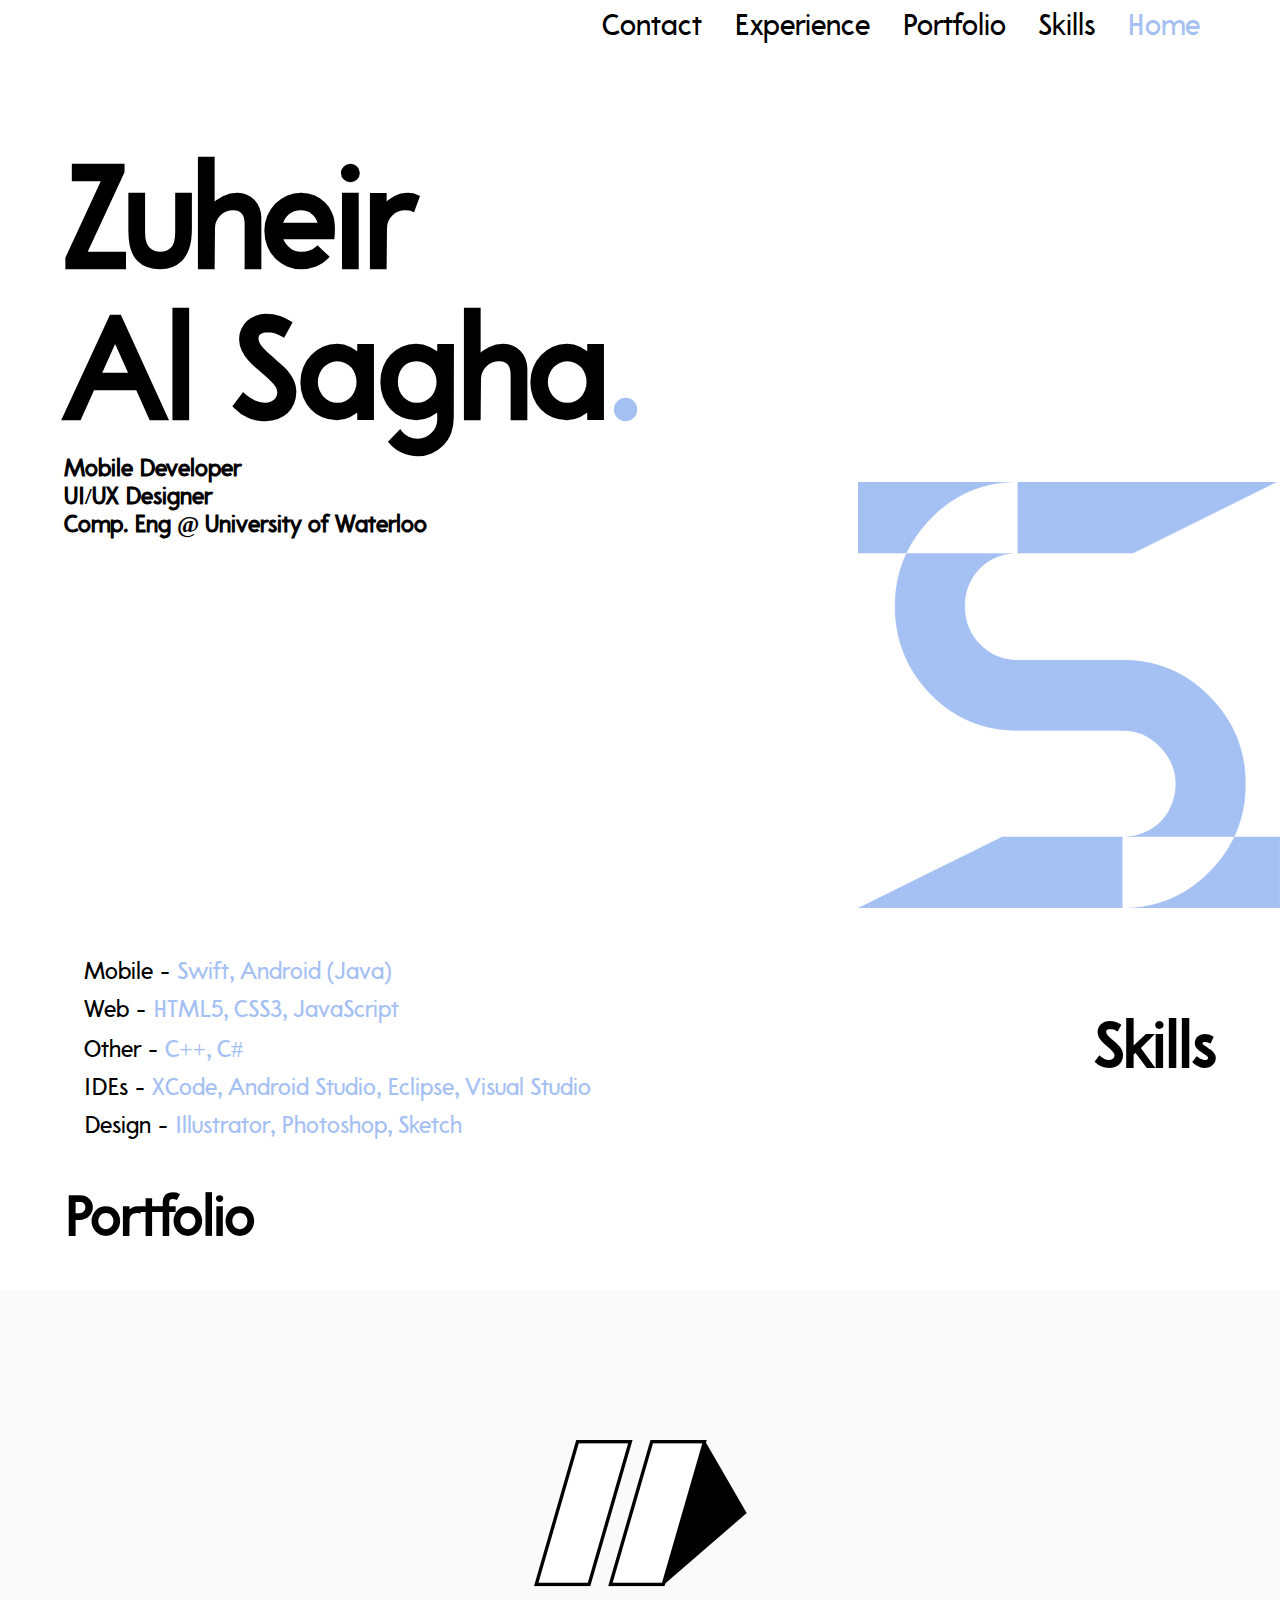
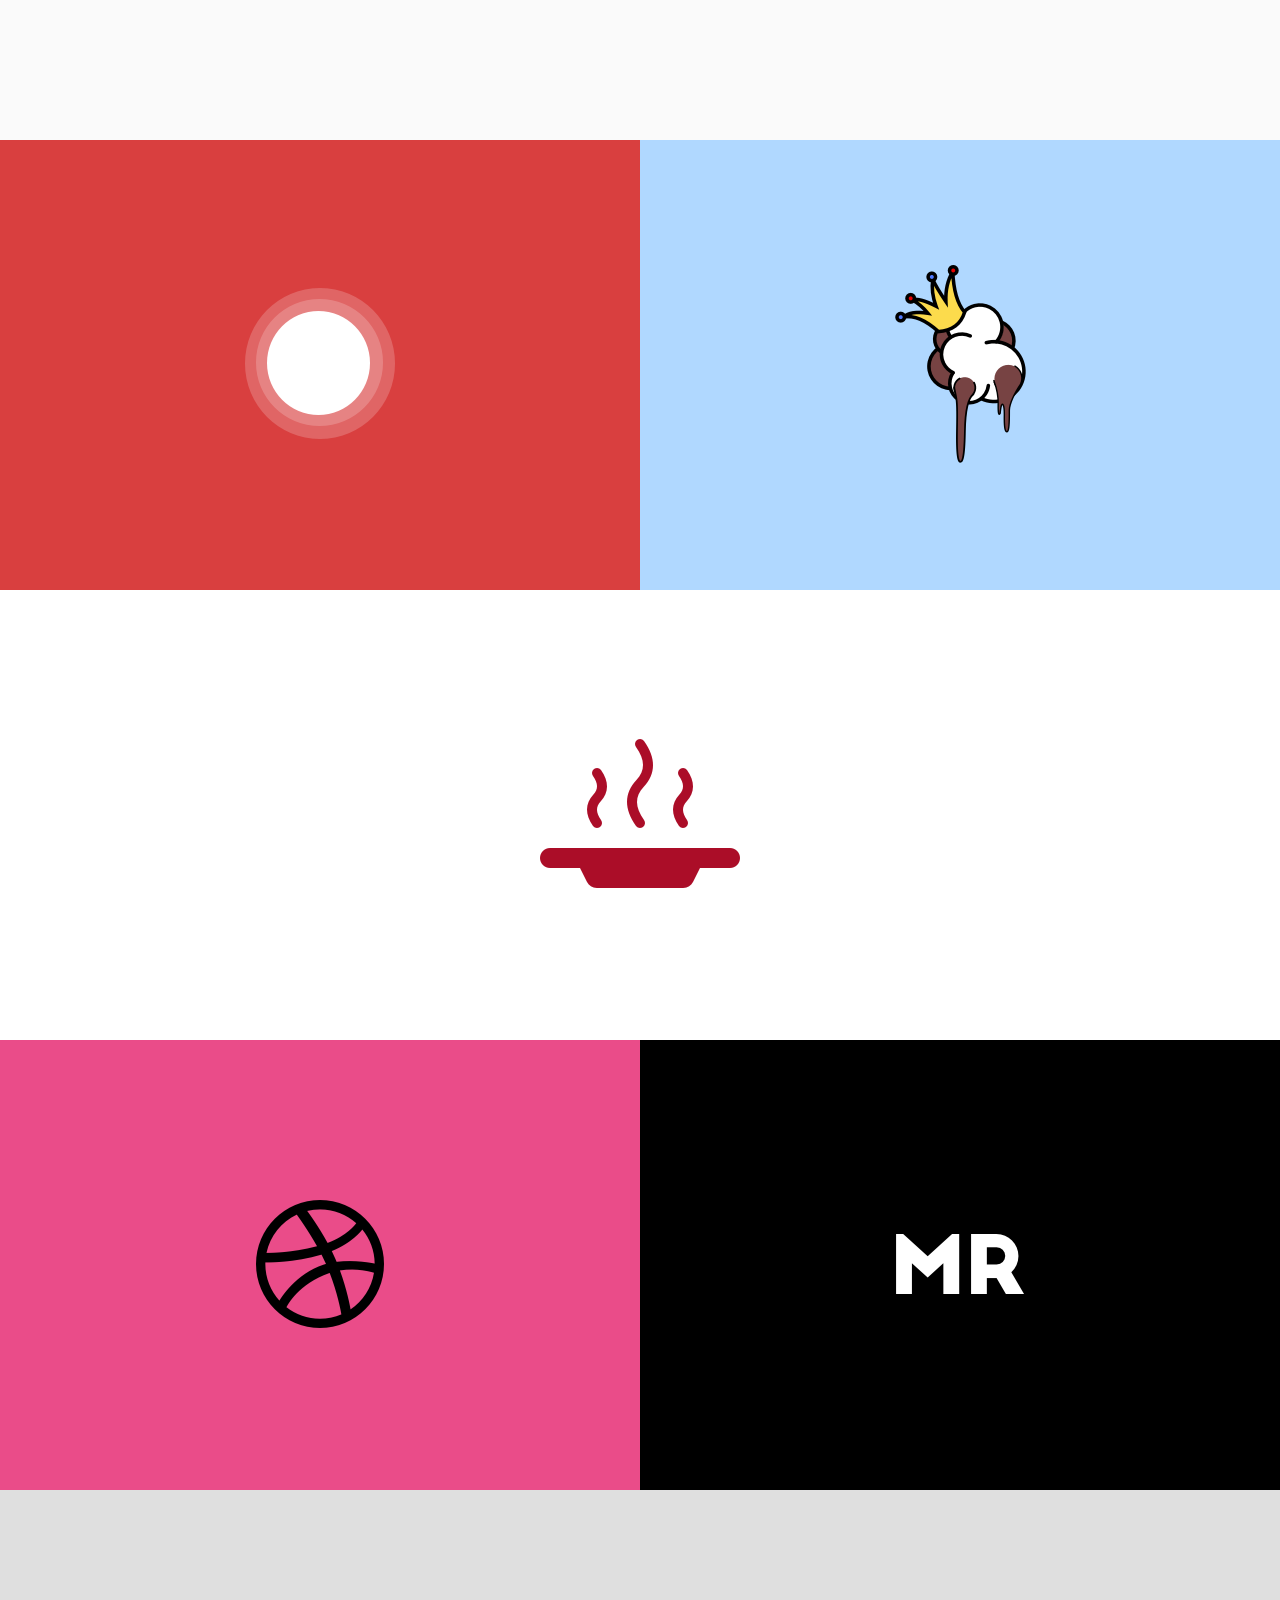
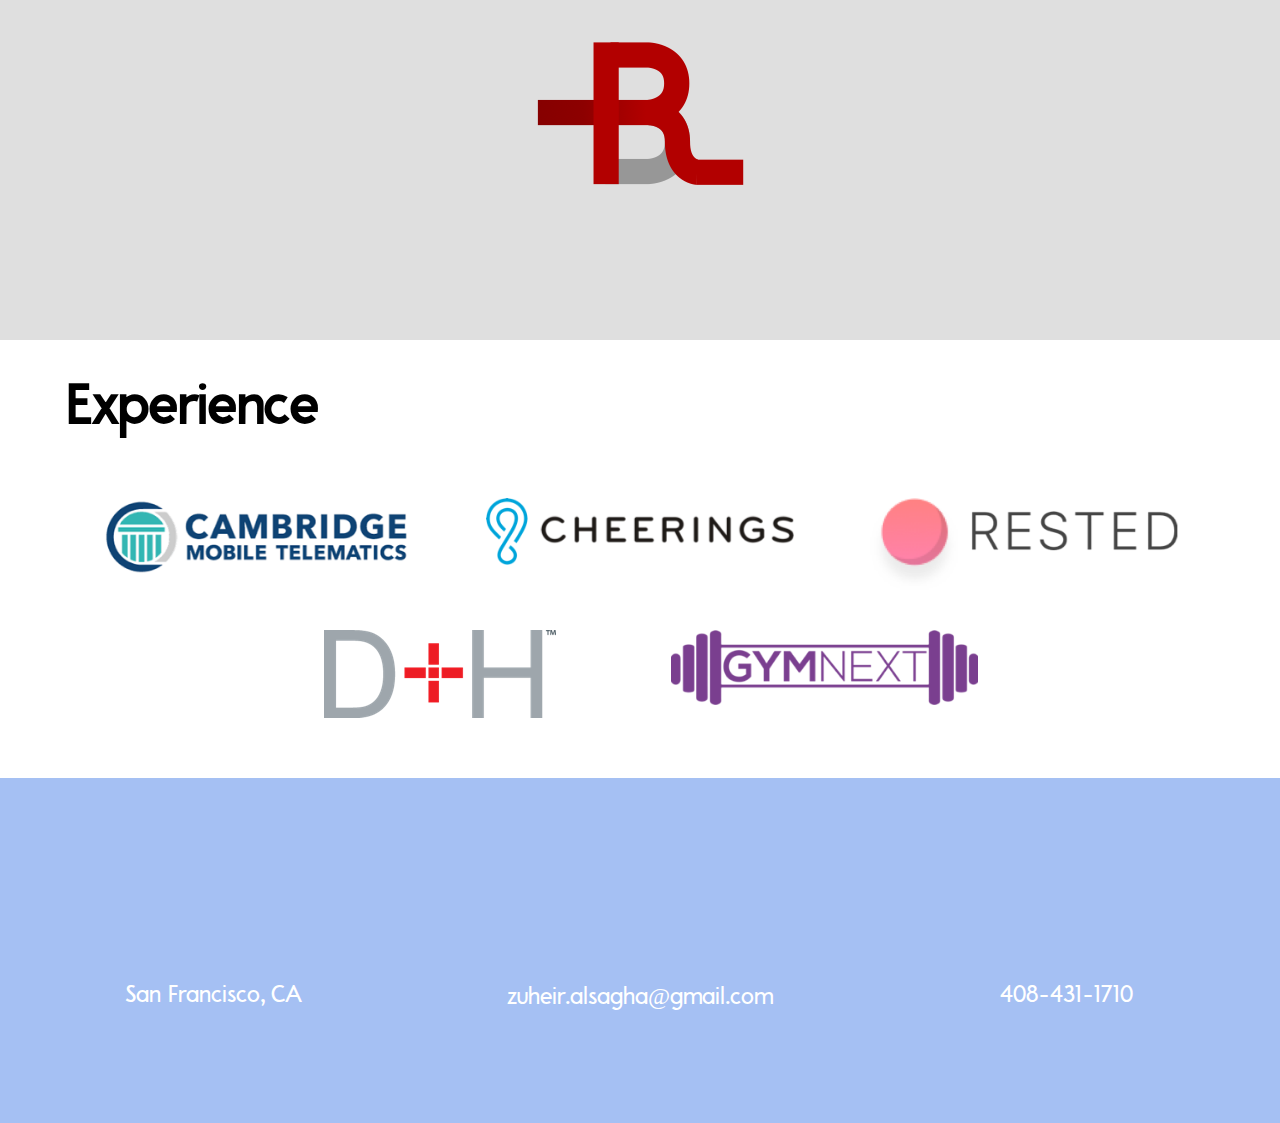
<file: index.html>
<!DOCTYPE html>
<html lang="en">
  <head>
    <title>Zuheir Al Sagha</title>
    <meta charset="utf-8">
    <meta name="viewport" content="width=device-width, initial-scale=1.0">

    <link rel="shortcut icon" href="img/zs.png">
    <link rel="icon" type="image/png" href="img/zs.png"/>

    <!-- Fontawesome -->
    <link rel="stylesheet" href="https://use.fontawesome.com/releases/v5.6.3/css/all.css" integrity="sha384-UHRtZLI+pbxtHCWp1t77Bi1L4ZtiqrqD80Kn4Z8NTSRyMA2Fd33n5dQ8lWUE00s/" crossorigin="anonymous">

    <!-- Stylesheets -->
    <link rel="stylesheet" type="text/css" href="css/experience.css">
    <link rel="stylesheet" type="text/css" href="css/contact.css">
    <link rel="stylesheet" type="text/css" href="css/skills.css">
    <link rel="stylesheet" type="text/css" href="css/portfolio.css">
    <link rel="stylesheet" type="text/css" href="css/splash.css">
    <link rel="stylesheet" type="text/css" href="css/nav.css">
    <link rel="stylesheet" type="text/css" href="css/main.css">

    <script src="https://ajax.googleapis.com/ajax/libs/jquery/3.3.1/jquery.min.js"></script>
    <script src="js/main.js"></script>
  </head>

  <body>
    <!-- NAV SECTION-->
    <div class="topnav" id="myTopnav">
      <a href="#home" class="active">Home</a>
      <a href="#skills">Skills</a>
      <a href="#portfolio">Portfolio</a>
      <a href="#experience">Experience</a>
      <a href="#contact">Contact</a>
      <a href="javascript:void(0);" class="icon" id="menu">
        <i class="fa fa-bars"></i>
      </a>
    </div>

    <!-- SPLASH SECTION -->
    <div class="splash" id="home">
      <h1 class="flex top">Zuheir</h1>
      <h1 class="flex">Al Sagha<font color="#A5C0F3">.</font></h1>
      <h2 class="flex">Mobile Developer</h2>
      <h2 class="flex">UI/UX Designer</h2>
      <h2 class="flex">Comp. Eng @ University of Waterloo</h2>
      <img class="z_logo" src="img/zs.png">
    </div>

    <!-- SKILLS SECTION -->
    <section class="flex" id="skills">
      <div class="skill_list">
        <p>Mobile -<font color="#A5C0F3"> Swift, Android (Java)</font></p>
        <p>Web -<font color="#A5C0F3"> HTML5, CSS3, JavaScript</font></p>
        <p>Other -<font color="#A5C0F3"> C++, C#</font></p>
        <p>IDEs -<font color="#A5C0F3"> XCode, Android Studio, Eclipse, Visual Studio</font></p>
        <p>Design -<font color="#A5C0F3"> Illustrator, Photoshop, Sketch</font></p>
      </div>
      <div class="skill_title">Skills</div>
    </section>

    <!-- PORTFOLIO SECTION -->
    <section id="portfolio">
      <div class="flex title">Portfolio</div>
      <div class="flex">
        <div class="box outer" style="cursor: pointer;" onclick="window.location='projects/mixr.html';">
          <div class="mixr img_wrap middle">
            <img class="img_img" src="img/mixr.png" />
            <div class="mixr_layer layer">
              <p class="img_description">MIXR</p>
            </div>
          </div>
        </div><!-- end mixr-->

        <div class="fifty box outer" style="cursor: pointer;" onclick="window.location='projects/wombdefender.html';">
          <div class="womb_defender img_wrap middle">
            <img class="img_img" src="img/wd.png" />
            <div class="wd_layer layer">
              <p class="img_description">WombDefender</p>
            </div>
          </div>
        </div><!-- end womb_defender-->

        <div class="fifty box outer" style="cursor: pointer;" onclick="window.location='projects/pp.html';">
          <div class="popcorn_priests img_wrap middle">
            <img class="img_img" src="img/pp.png" />
            <div class="pp_layer layer">
              <p class="img_description">Popcorn Priests</p>
            </div>
          </div>
        </div><!-- end popcorn_priests-->

        <div class="box outer" style="cursor: pointer;" onclick="window.location='projects/bp.html';">
          <div class="boilerplate img_wrap middle">
            <img class="img_img" src="img/bp.png" />
            <div class="bp_layer layer">
              <p class="img_description">Boilerplate.</p>
            </div>
          </div>
        </div><!-- end boilerplate-->

        <div class="fifty box outer" style="cursor: pointer;" onclick="window.location='projects/dribbble.html';">
          <div class="dribbble img_wrap middle">
            <img class="img_img" src="img/dribbble.png" />
            <div class="dribbble_layer layer">
              <p class="img_description">Dribbble</p>
            </div>
          </div>
        </div><!-- end dribbble-->

        <div class="fifty box outer" style="cursor: pointer;" onclick="window.location='projects/mr.html';">
          <div class="max_rep img_wrap middle">
            <img class="img_img" src="img/mr.png" />
            <div class="mr_layer layer">
              <p class="img_description">Max Rep</p>
            </div>
          </div>
        </div><!-- end max_rep-->

        <div class="box outer" style="cursor: pointer;" onclick="window.location='projects/br.html';">
          <div class="baton_rouge img_wrap middle">
            <img class="img_img" src="img/br.png" />
            <div class="br_layer layer">
              <p class="img_description">Baton Rouge</p>
            </div>
          </div>
        </div><!-- end baton_rouge-->

      </div><!-- end flex-->
    </section>

    <!-- EXPERIENCE SECTION -->
    <section id="experience">
      <div class="flex title">Experience</div>
      <div class="flex logo_container">
        <div class="logo top_row">
          <img src="img/cmt.png" alt="Smiley face">
        </div>
        <div class="logo top_row">
          <img src="img/cheerings.png" alt="Smiley face">
        </div>
        <div class="logo top_row">
          <img src="img/rested.png" alt="Smiley face">
        </div>
        <div class="logo bottom_space"></div>
        <div class="logo bottom_row">
          <img src="img/dh.png" alt="Smiley face">
        </div>
        <div class="logo bottom_row">
          <img src="img/gymnext.png" alt="Smiley face">
        </div>
        <div class="logo bottom_space"></div>
      </div>
    </section>

    <!-- CONTACT SECTION -->
    <section class="contact" id="contact">
      <ul>
        <li><a href="https://github.com/zuheirsagha" class="social-btn"><i class="fab fa-github"></i></a></li>
        <li><a href="files/resume.pdf" class="social-btn"><i class="far fa-file"></i></a></li>
        <li><a href="https://www.linkedin.com/in/zuheiralsagha" class="social-btn"><i class="fab fa-linkedin-in"></i></a></li>
      </ul>
      <div class="flex contact_info">
        <div class="simple_third"><p>San Francisco, CA</p></div>
        <div class="simple_third"><p><a href="mailto:zuheir.alsagha@gmail.com">zuheir.alsagha@gmail.com</a></p></div>
        <div class="simple_third"><p><a href="tel:+1-408-431-1710">408-431-1710</a></p></div>
      </div>
    </section>
  </body>
</html>
</file>
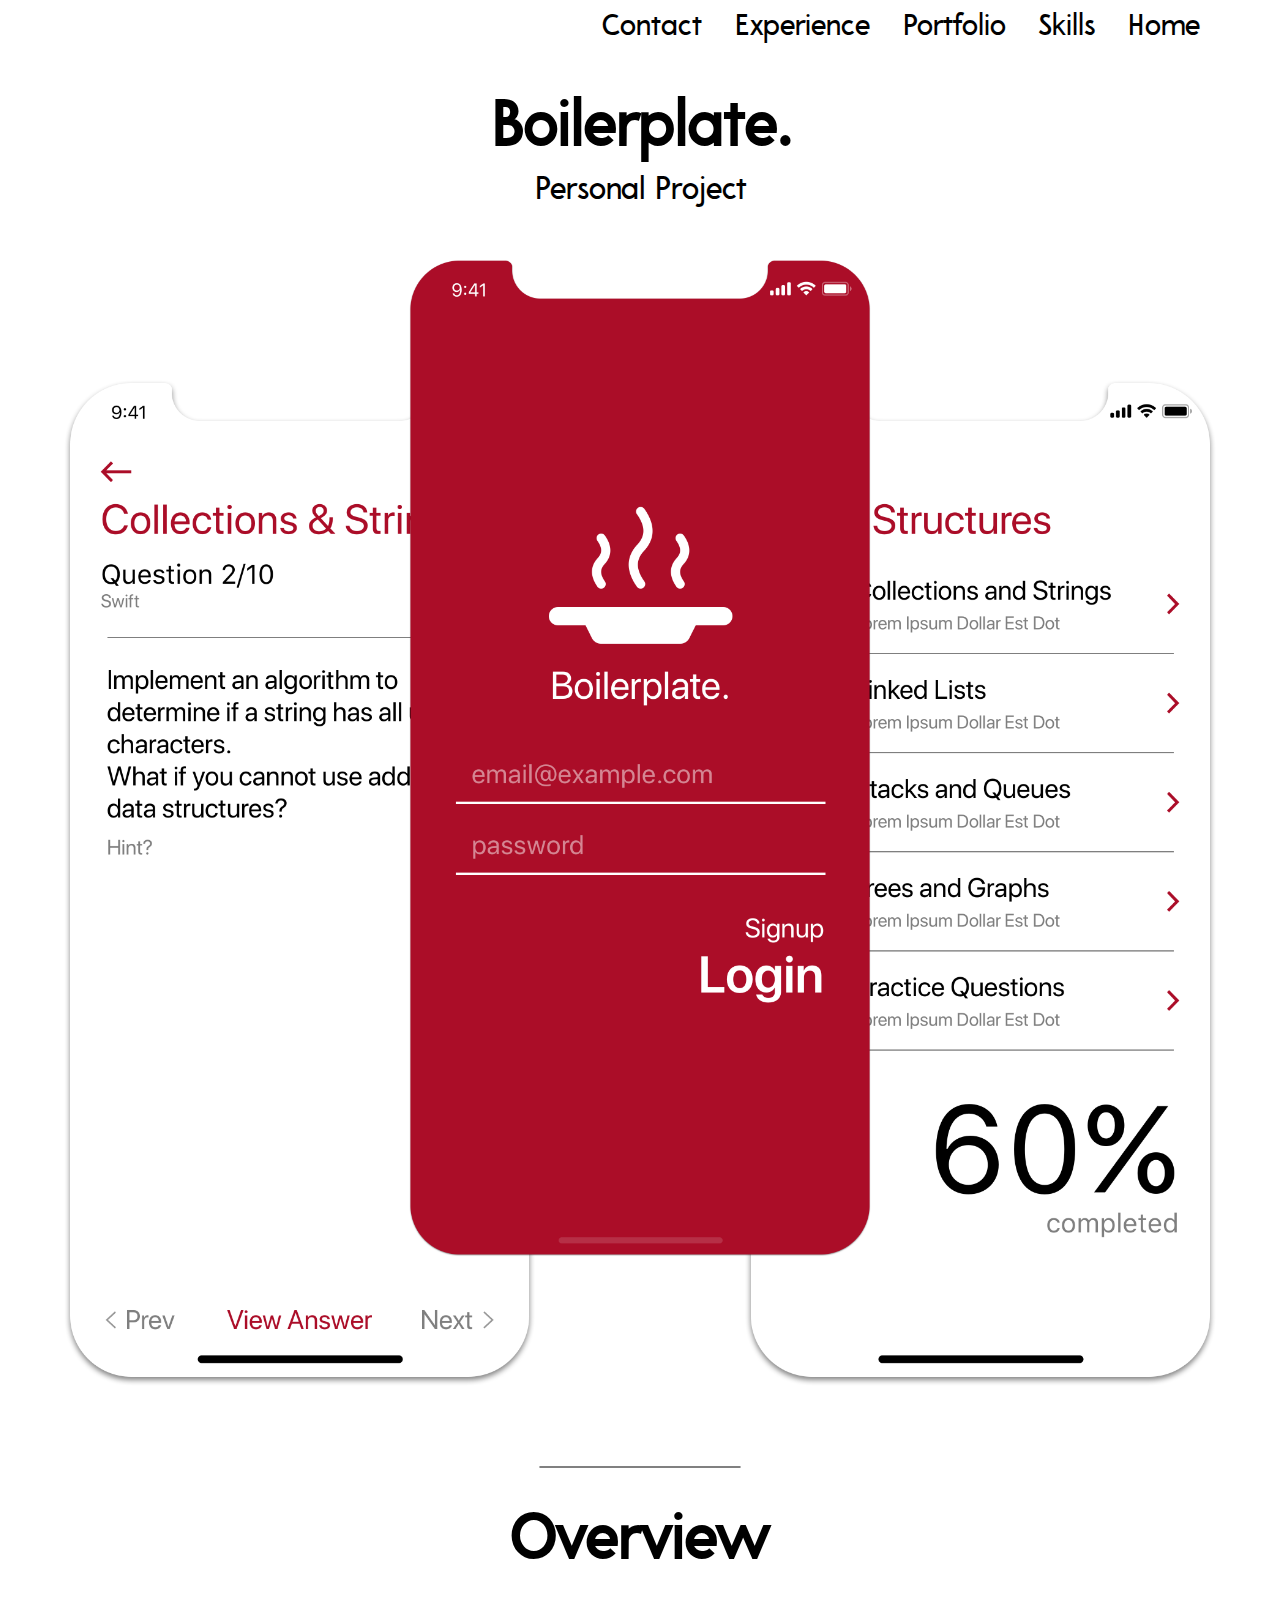
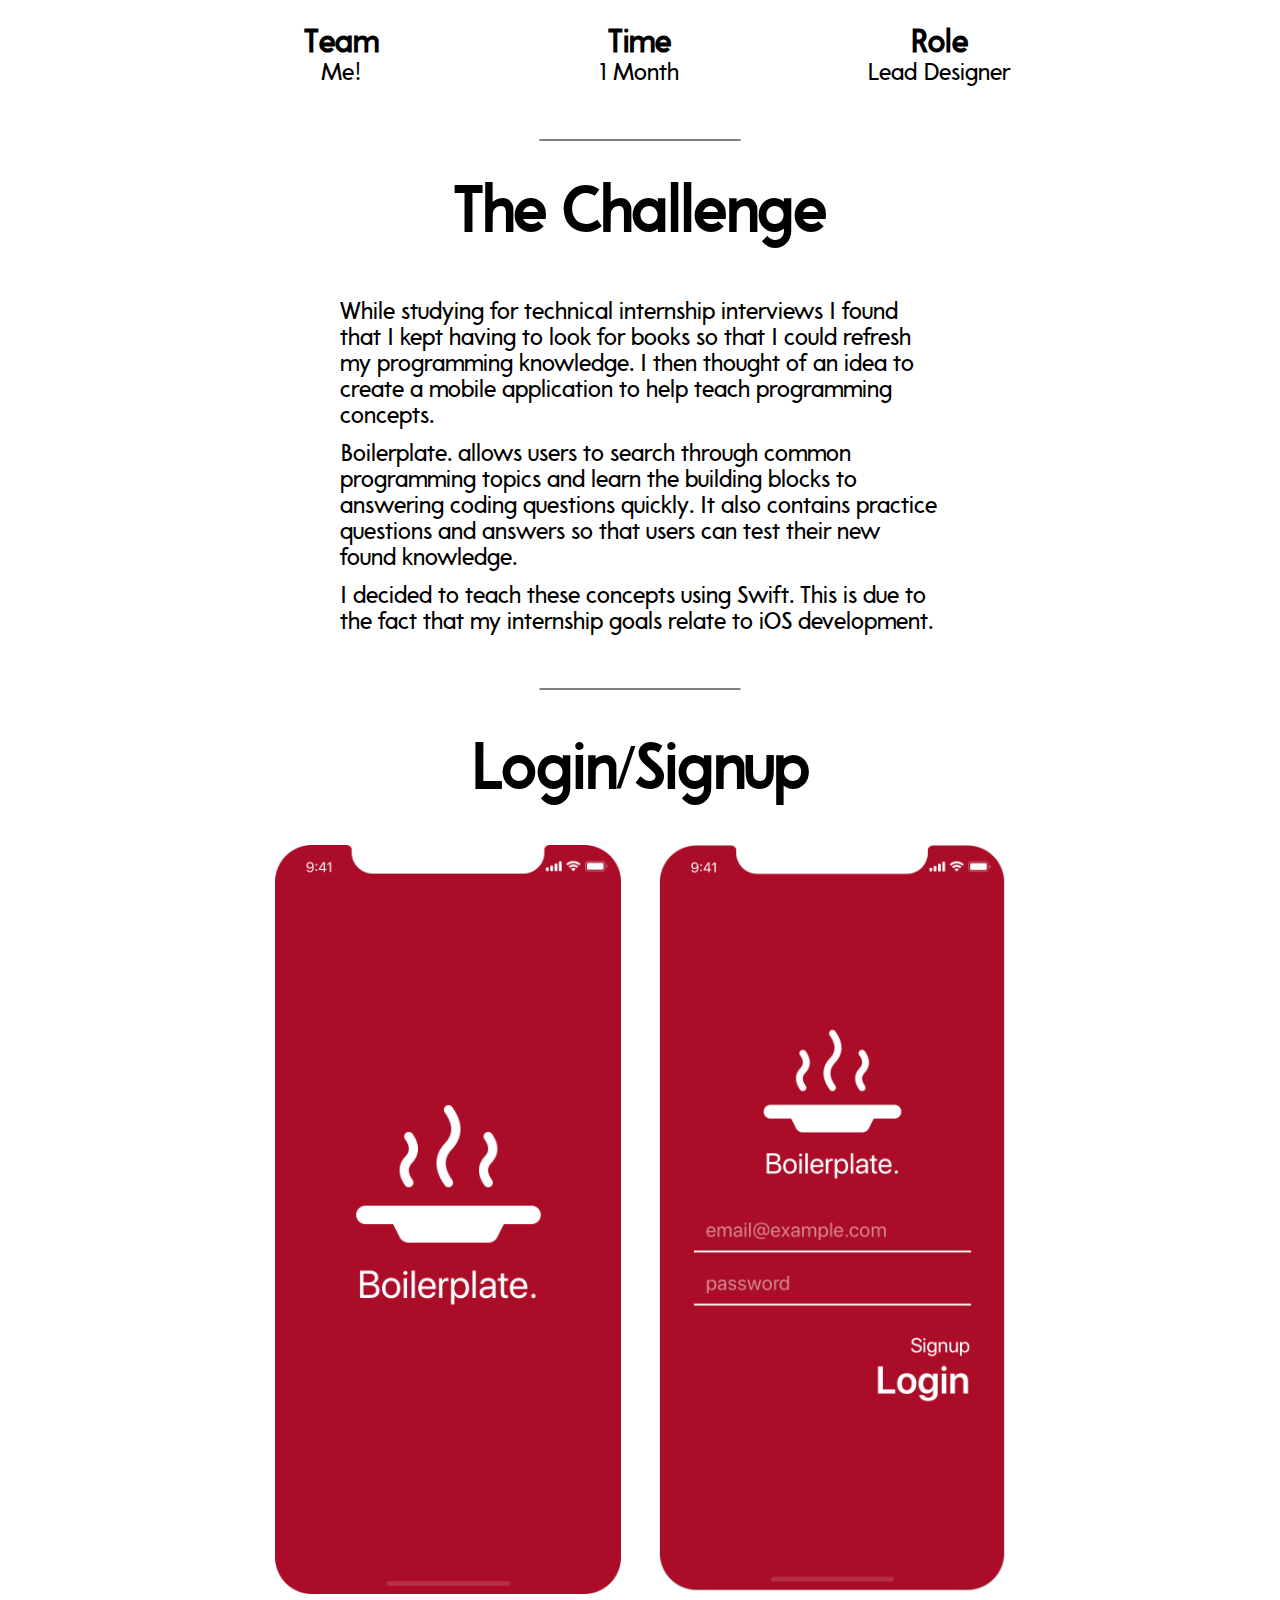
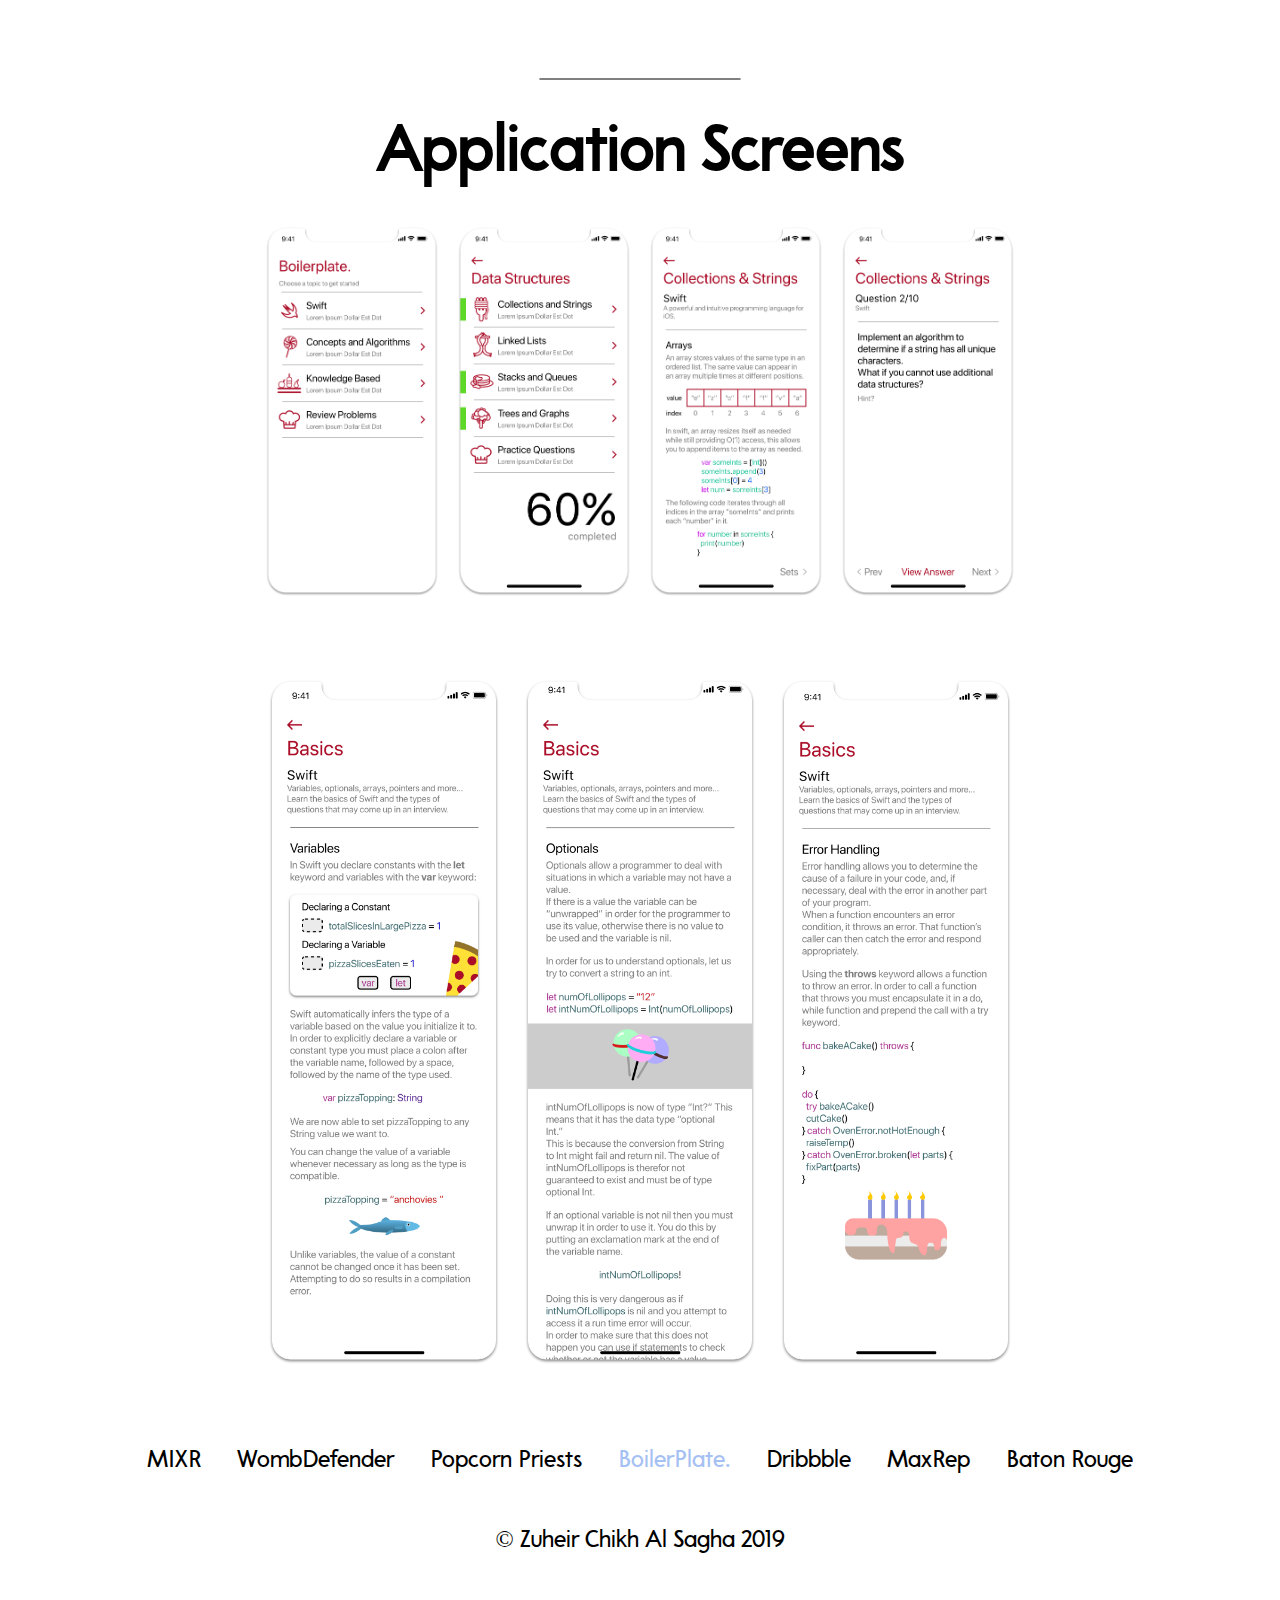
<file: projects/bp.html>
<!DOCTYPE html>
<html lang="en">
  <head>
    <title>Zuheir Al Sagha</title>
    <meta charset="utf-8">
    <meta name="viewport" content="width=device-width, initial-scale=1.0">

    <link rel="shortcut icon" href="img/zs.png">
    <link rel="icon" type="image/png" href="img/zs.png"/>

    <!-- Fontawesome -->
    <link rel="stylesheet" href="https://use.fontawesome.com/releases/v5.6.3/css/all.css" integrity="sha384-UHRtZLI+pbxtHCWp1t77Bi1L4ZtiqrqD80Kn4Z8NTSRyMA2Fd33n5dQ8lWUE00s/" crossorigin="anonymous">

    <!-- Stylesheets -->
    <link rel="stylesheet" type="text/css" href="../css/nav.css">
    <link rel="stylesheet" type="text/css" href="../css/main.css">
    <link rel="stylesheet" type="text/css" href="../css/projects.css">

    <script type = "text/javascript" src="https://ajax.googleapis.com/ajax/libs/jquery/3.3.1/jquery.min.js"></script>
    <script src="../js/main.js"></script>
</head>

<body>
  <!-- NAV SECTION-->
  <div class="topnav" id="myTopnav">
    <a href="../index.html#home">Home</a>
    <a href="../index.html#skills">Skills</a>
    <a href="../index.html#portfolio">Portfolio</a>
    <a href="../index.html#experience">Experience</a>
    <a href="../index.html#contact">Contact</a>
    <a href="javascript:void(0);" class="icon" id="menu">
      <i class="fa fa-bars"></i>
    </a>
  </div>

  <section class="flex">
    <!-- Title -->
    <div class="container">
      <h1 class="project_title">Boilerplate.</h1>
      <p class="subtitle">Personal Project</p>
    </div>
    <img class="cover_image" src="../img/bp/cover.png">

    <!-- Spacer -->
    <div class="container">
      <hr>
    </div>

    <!-- Overview -->
    <div class="container">
      <h1 class="project_title">Overview</h1>
      <div class="space"></div>
      <div class="flex seventy_container">
        <div class="third">
          <div class="overview_column">
            <div class="overview_header">Team</div>
            <div class="overview_content">Me!</div>
          </div>
        </div>
        <div class="third">
          <div class="overview_column">
            <div class="overview_header">Time</div>
            <div class="overview_content">1 Month</div>
          </div>
        </div>
        <div class="third">
          <div class="overview_column">
            <div class="overview_header">Role</div>
            <div class="overview_content">Lead Designer</div>
          </div>
        </div>
      </div>
    </div> <!-- End Overview */ -->

    <!-- Spacer -->
    <div class="container">
      <hr>
    </div>

    <div class="container">
      <h1 class="project_title">The Challenge</h1>
      <div class="space"></div>

      <p>
        While studying for technical internship interviews I found that I kept
        having to look for books so that I could refresh my programming knowledge.
        I then thought of an idea to create a mobile application to help teach
        programming concepts.
      </p>
      <p>
        Boilerplate. allows users to search through common programming topics
        and learn the building blocks to answering coding questions quickly. It
        also contains practice questions and answers so that users can test their
        new found knowledge.
      </p>
      <p>
        I decided to teach these concepts using Swift. This is due to the fact
        that my internship goals relate to iOS development.
      </p>
    </div>

    <!-- Spacer -->
    <div class="container">
      <hr>
    </div>

    <div class="sixty_container">
      <h1 class="project_title">Login/Signup</h1>
      <div class="flex">
        <div class="fifty">
          <img class="cover_image" src="../img/bp/splash.png">
        </div>
        <div class="fifty">
          <img class="cover_image" src="../img/bp/login.png">
        </div>
      </div>
    </div>

    <!-- Spacer -->
    <div class="container">
      <hr>
    </div>

    <div class="sixty_container">
      <h1 class="project_title">Application Screens</h1>
      <div class="flex">
        <div class="quarter">
          <img class="cover_image" src="../img/bp/app_screen1.png">
        </div>
        <div class="quarter">
          <img class="cover_image" src="../img/bp/app_screen2.png">
        </div>
        <div class="quarter">
          <img class="cover_image" src="../img/bp/app_screen3.png">
        </div>
        <div class="quarter">
          <img class="cover_image" src="../img/bp/app_screen4.png">
        </div>
      </div>
      <div class="flex">
        <div class="third">
          <img class="cover_image" src="../img/bp/app_screen5.png">
        </div>
        <div class="third">
          <img class="cover_image" src="../img/bp/app_screen6.png">
        </div>
        <div class="third">
          <img class="cover_image" src="../img/bp/app_screen7.png">
        </div>
      </div>
    </div>

    <!-- Spacer -->
    <div class="space"></div>

    <ul class="projects_list">
      <li><a href="mixr.html">MIXR</a></li>
      <li><a href="wombdefender.html">WombDefender</a></li>
      <li><a href="pp.html">Popcorn Priests</a></li>
      <li><a href="bp.html" class="active">BoilerPlate.</a></li>
      <li><a href="dribbble.html">Dribbble</a></li>
      <li><a href="mr.html">MaxRep</a></li>
      <li><a href="br.html">Baton Rouge</a></li>
    </ul>

    <div class="space"></div>
    <p style="text-align:center;">© Zuheir Chikh Al Sagha 2019</p>
    <div class="space"></div>
  </section> <!-- End section -->
</body>
</file>
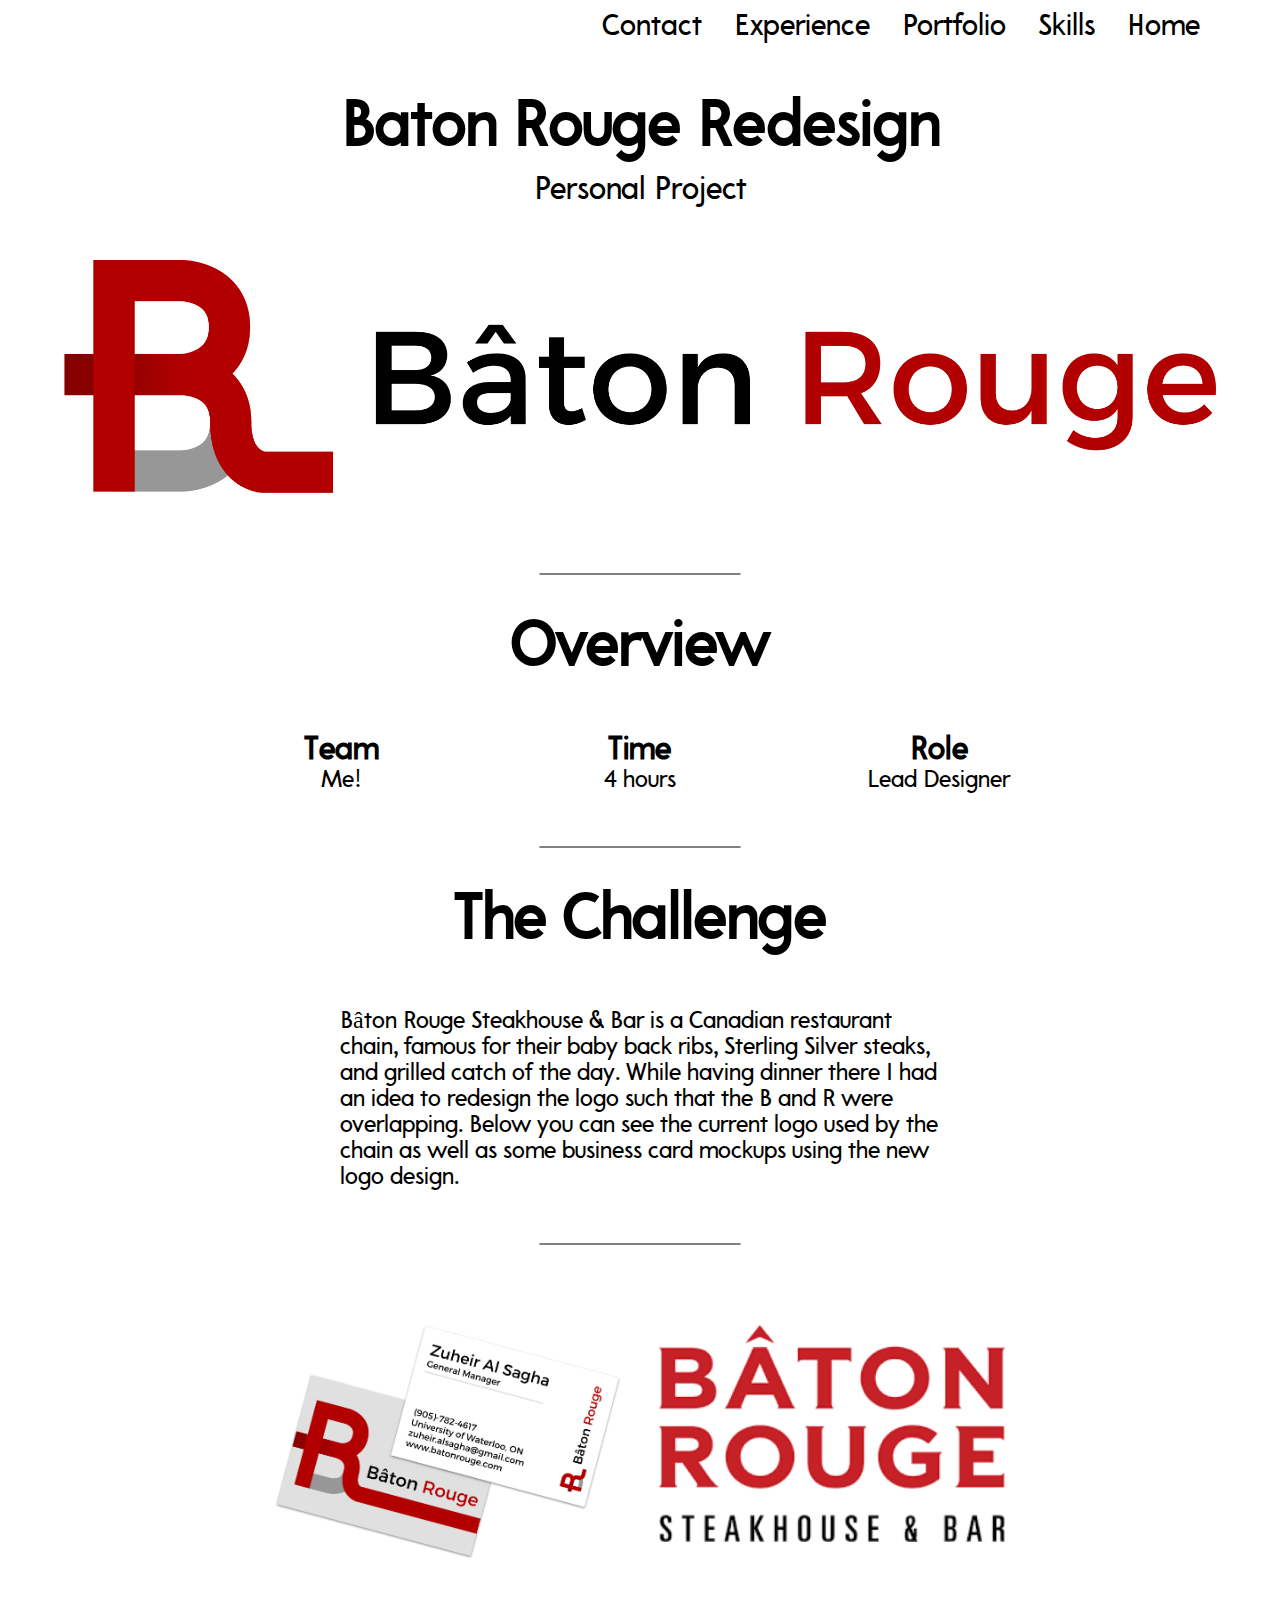
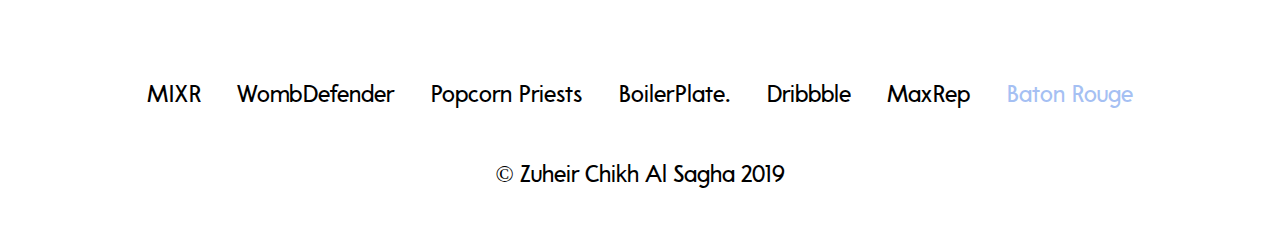
<file: projects/br.html>
<!DOCTYPE html>
<html lang="en">
  <head>
    <title>Zuheir Al Sagha</title>
    <meta charset="utf-8">
    <meta name="viewport" content="width=device-width, initial-scale=1.0">

    <!-- Fontawesome -->
    <link rel="stylesheet" href="https://use.fontawesome.com/releases/v5.6.3/css/all.css" integrity="sha384-UHRtZLI+pbxtHCWp1t77Bi1L4ZtiqrqD80Kn4Z8NTSRyMA2Fd33n5dQ8lWUE00s/" crossorigin="anonymous">

    <!-- Stylesheets -->
    <link rel="stylesheet" type="text/css" href="../css/nav.css">
    <link rel="stylesheet" type="text/css" href="../css/main.css">
    <link rel="stylesheet" type="text/css" href="../css/projects.css">

    <script type = "text/javascript" src="https://ajax.googleapis.com/ajax/libs/jquery/3.3.1/jquery.min.js"></script>
    <script src="../js/main.js"></script>
</head>

<body>
  <!-- NAV SECTION-->
  <div class="topnav" id="myTopnav">
    <a href="../index.html#home">Home</a>
    <a href="../index.html#skills">Skills</a>
    <a href="../index.html#portfolio">Portfolio</a>
    <a href="../index.html#experience">Experience</a>
    <a href="../index.html#contact">Contact</a>
    <a href="javascript:void(0);" class="icon" id="menu">
      <i class="fa fa-bars"></i>
    </a>
  </div>

  <section class="flex">
    <div class="container">
      <h1 class="project_title">Baton Rouge Redesign</h1>
      <p class="subtitle">Personal Project</p>
    </div>
    <img class="cover_image" src="../img/br/cover.png">

    <!-- Spacer -->
    <div class="container">
      <hr>
    </div>

    <!-- Overview -->
    <div class="container">
      <h1 class="project_title">Overview</h1>
      <div class="space"></div>
      <div class="flex seventy_container">
        <div class="third">
          <div class="overview_column">
            <div class="overview_header">Team</div>
            <div class="overview_content">Me!</div>
          </div>
        </div>
        <div class="third">
          <div class="overview_column">
            <div class="overview_header">Time</div>
            <div class="overview_content">4 hours</div>
          </div>
        </div>
        <div class="third">
          <div class="overview_column">
            <div class="overview_header">Role</div>
            <div class="overview_content">Lead Designer</div>
          </div>
        </div>
      </div>
    </div> <!-- End Overview */ -->

    <!-- Spacer -->
    <div class="container">
      <hr>
    </div>

    <div class="container">
      <h1 class="project_title">The Challenge</h1>
      <div class="space"></div>
      <p>
        Bâton Rouge Steakhouse & Bar is a Canadian restaurant chain, famous for
        their baby back ribs, Sterling Silver steaks, and grilled catch of the
        day. While having dinner there I had an idea to redesign the logo such
        that the B and R were overlapping. Below you can see the current logo
        used by the chain as well as some business card mockups using the new
        logo design.
      </p>
    </div>

    <!-- Spacer -->
    <div class="container">
      <hr>
    </div>

    <div class="sixty_container">
      <div class="flex">
        <div class="fifty">
          <img class="cover_image" src="../img/br/new_logo.png">
        </div>
        <div class="fifty">
          <img class="cover_image" src="../img/br/old_logo.png">
        </div>
      </div>
    </div>

  </section>

  <!-- Spacer -->
  <div class="space"></div>

  <ul class="projects_list">
    <li><a href="mixr.html">MIXR</a></li>
    <li><a href="wombdefender.html">WombDefender</a></li>
    <li><a href="pp.html">Popcorn Priests</a></li>
    <li><a href="bp.html">BoilerPlate.</a></li>
    <li><a href="dribbble.html">Dribbble</a></li>
    <li><a href="mr.html">MaxRep</a></li>
    <li><a href="br.html" class="active">Baton Rouge</a></li>
  </ul>

  <div class="space"></div>
  <p style="text-align:center;">© Zuheir Chikh Al Sagha 2019</p>
  <div class="space"></div>
</body>
</file>
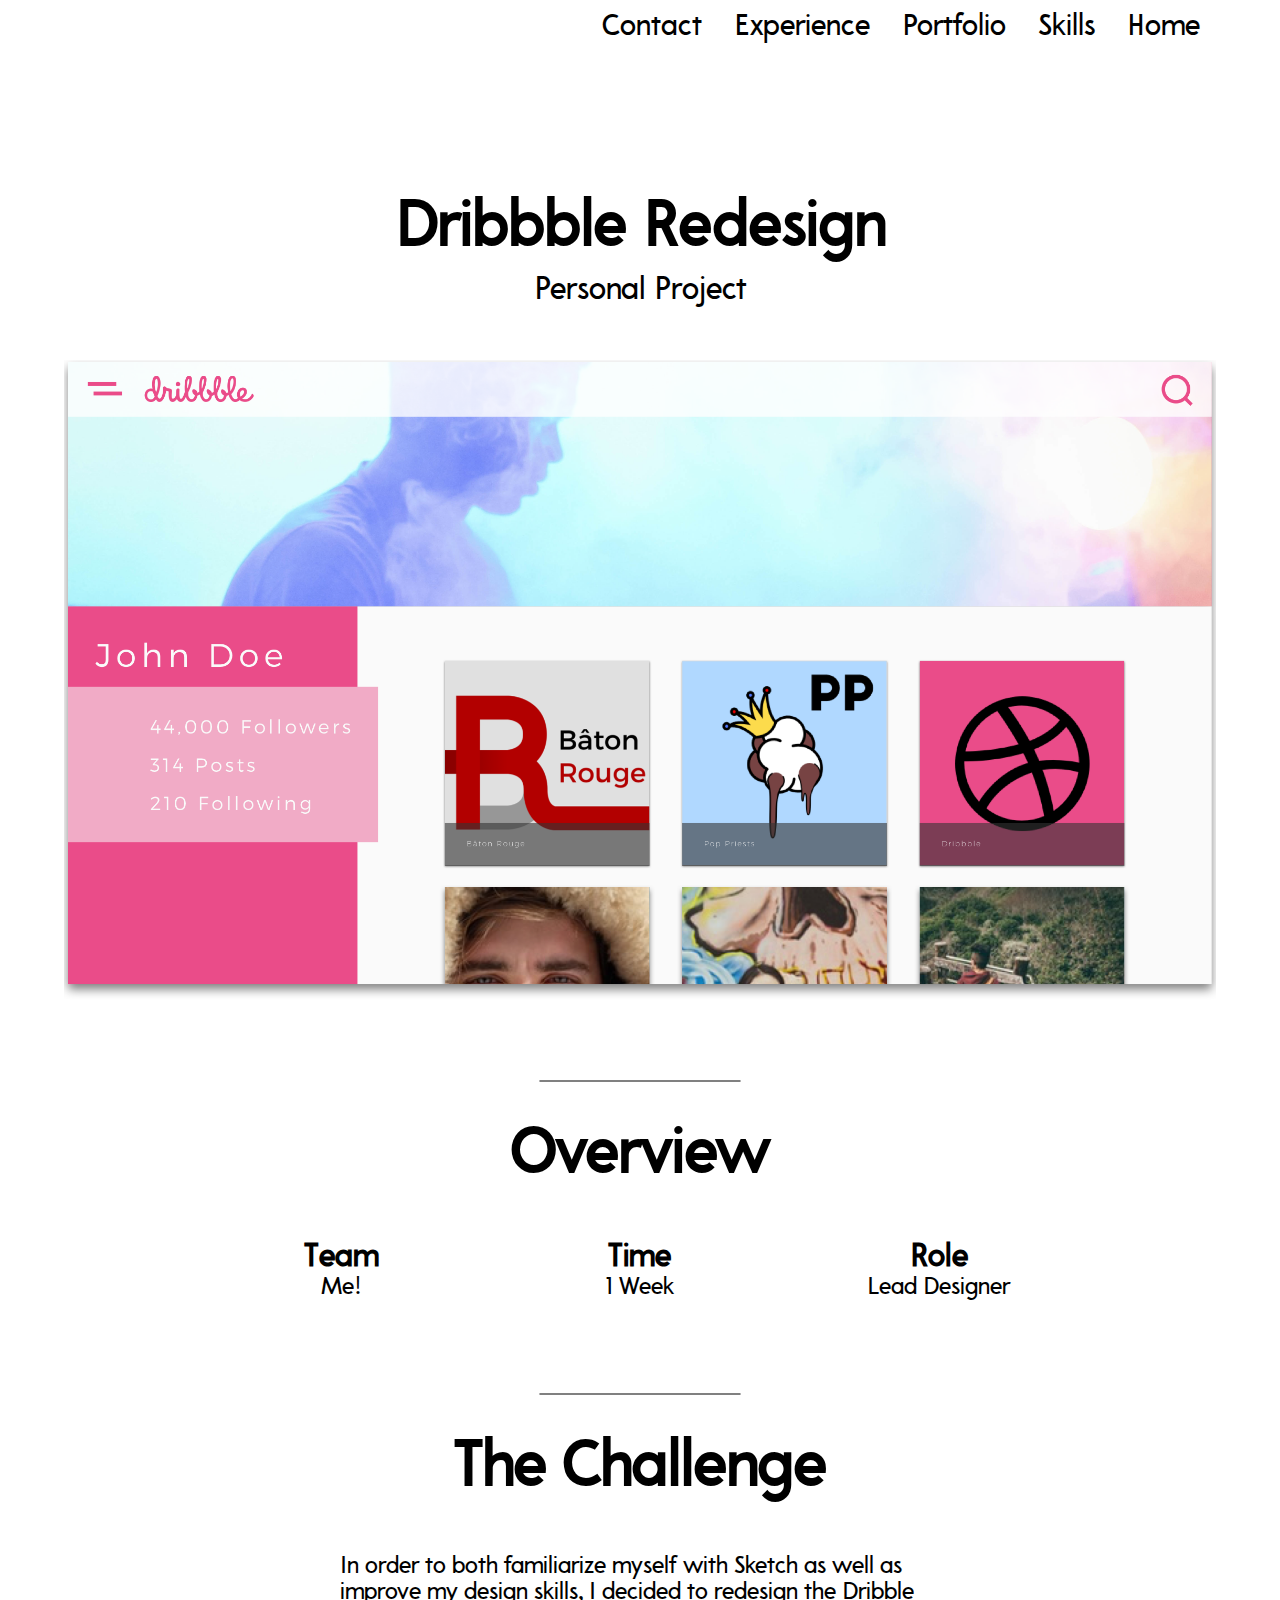
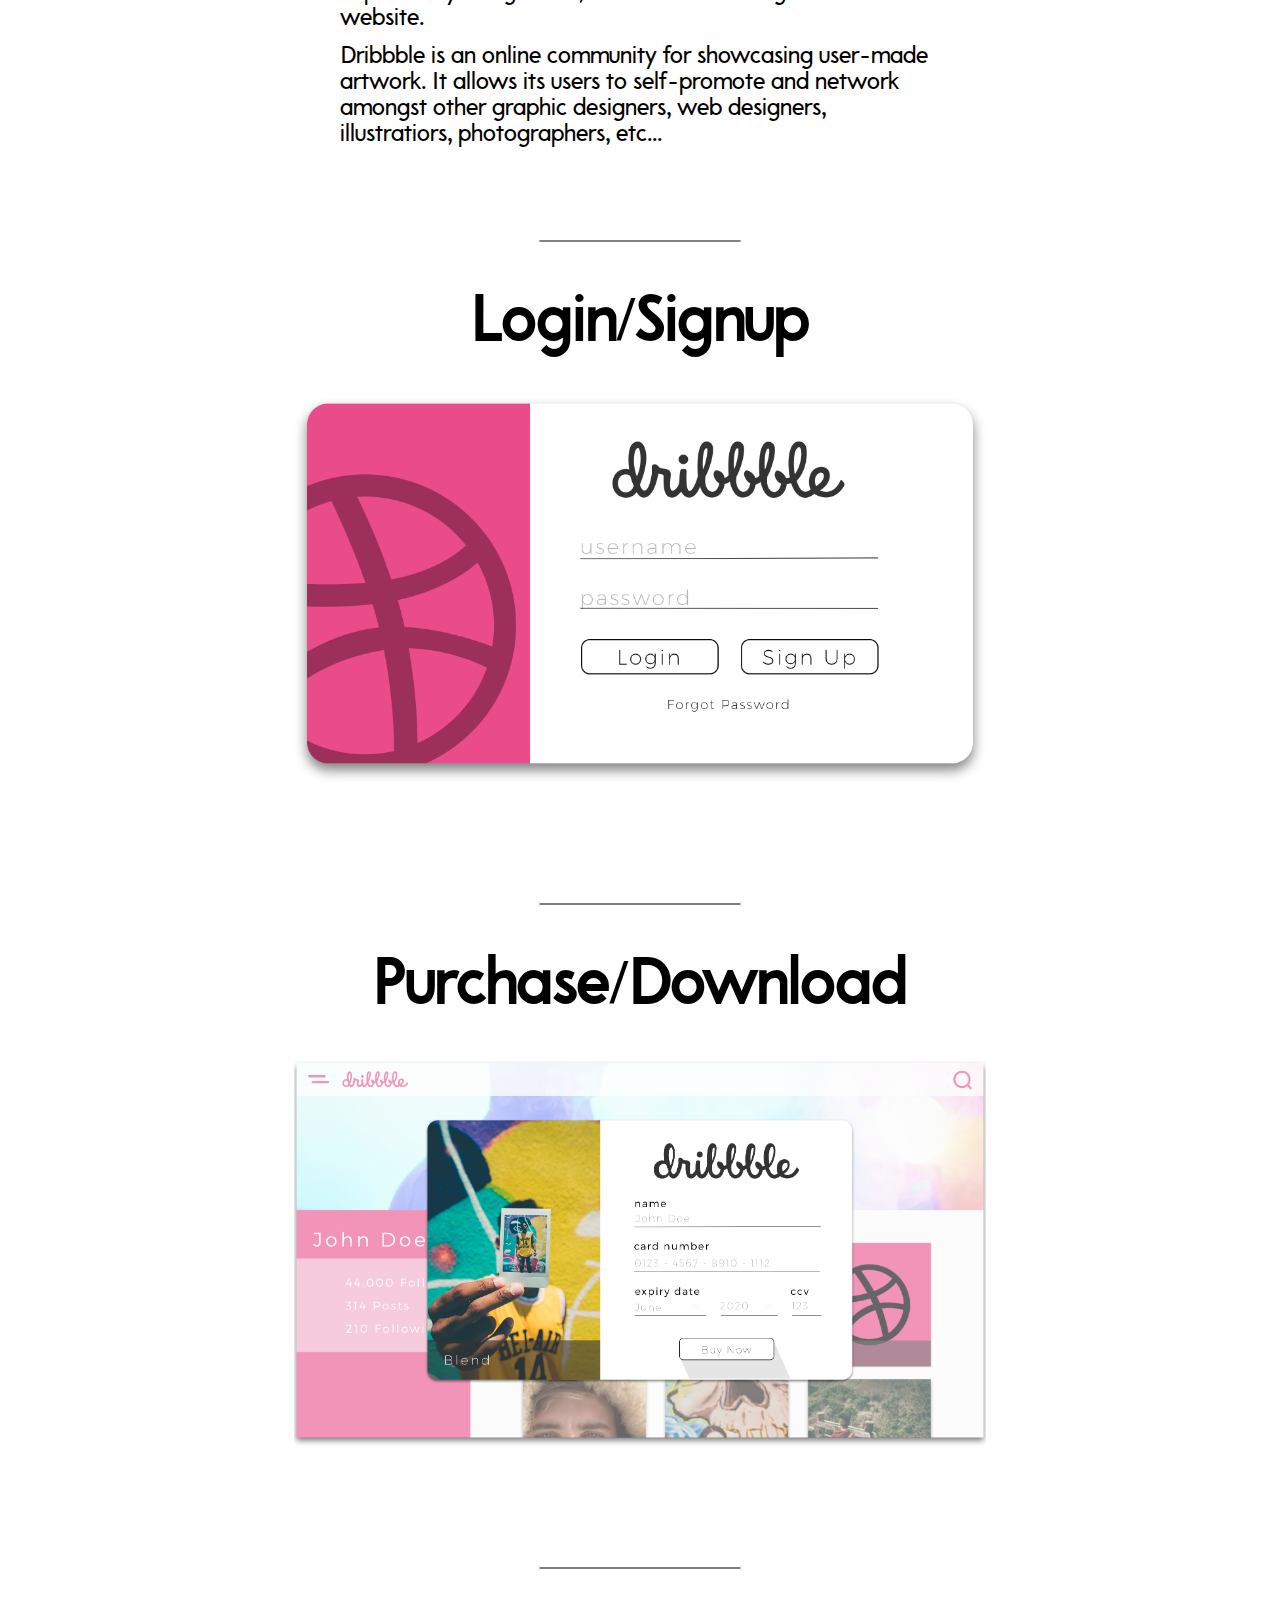
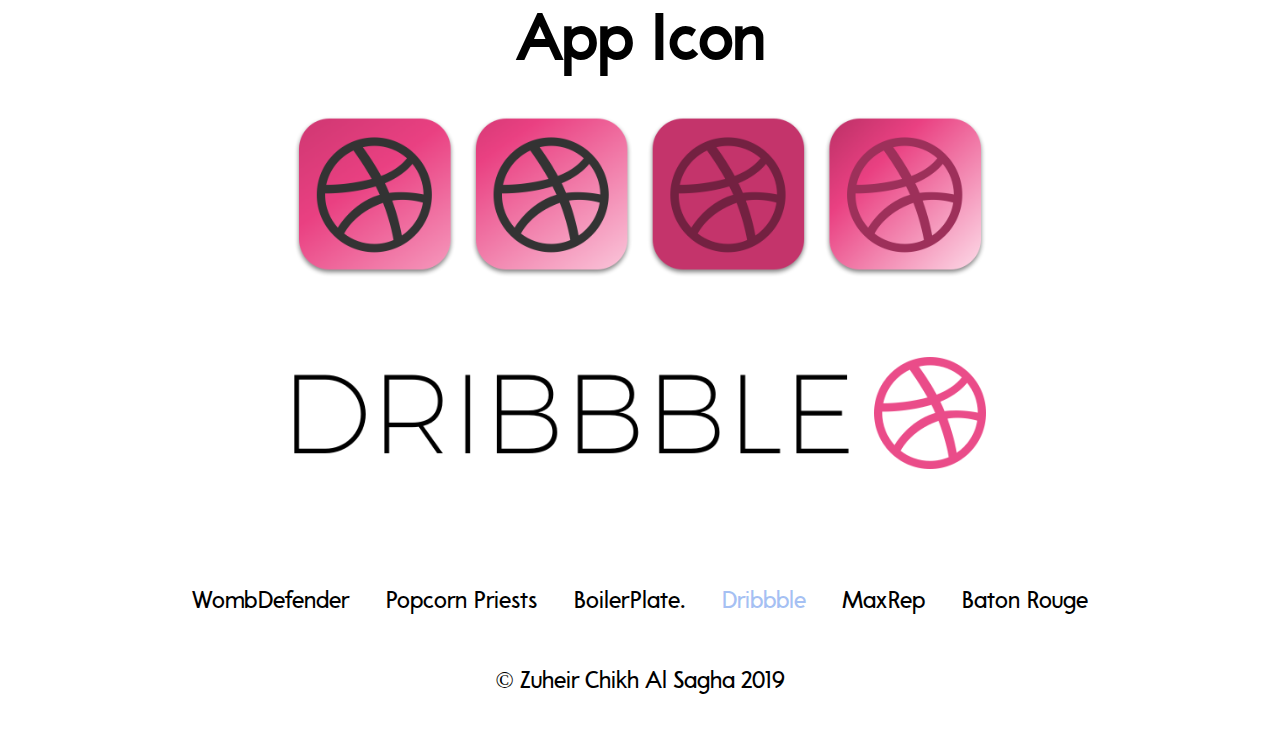
<file: projects/dribbble.html>
<!DOCTYPE html>
<html lang="en">
  <head>
    <title>Zuheir Al Sagha</title>
    <meta charset="utf-8">
    <meta name="viewport" content="width=device-width, initial-scale=1.0">

    <!-- Fontawesome -->
    <link rel="stylesheet" href="https://use.fontawesome.com/releases/v5.6.3/css/all.css" integrity="sha384-UHRtZLI+pbxtHCWp1t77Bi1L4ZtiqrqD80Kn4Z8NTSRyMA2Fd33n5dQ8lWUE00s/" crossorigin="anonymous">

    <!-- Stylesheets -->
    <link rel="stylesheet" type="text/css" href="../css/nav.css">
    <link rel="stylesheet" type="text/css" href="../css/main.css">
    <link rel="stylesheet" type="text/css" href="../css/projects.css">

    <script type = "text/javascript" src="https://ajax.googleapis.com/ajax/libs/jquery/3.3.1/jquery.min.js"></script>
    <script src="../js/main.js"></script>
</head>

<body>
  <!-- NAV SECTION-->
  <div class="topnav" id="myTopnav">
    <a href="../index.html#home">Home</a>
    <a href="../index.html#skills">Skills</a>
    <a href="../index.html#portfolio">Portfolio</a>
    <a href="../index.html#experience">Experience</a>
    <a href="../index.html#contact">Contact</a>
    <a href="javascript:void(0);" class="icon" id="menu">
      <i class="fa fa-bars"></i>
    </a>
  </div>

  <section class="flex">
    <div class="container">
      <h1 class="project_title top">Dribbble Redesign</h1>
      <p class="subtitle">Personal Project</p>
    </div>
    <img class="cover_image" src="../img/dribbble/cover.png">

    <!-- Spacer -->
    <div class="container">
      <hr>
    </div>

    <!-- Overview -->
    <div class="container">
      <h1 class="project_title">Overview</h1>
      <div class="space"></div>
      <div class="flex seventy_container">
        <div class="third">
          <div class="overview_column">
            <div class="overview_header">Team</div>
            <div class="overview_content">Me!</div>
          </div>
        </div>
        <div class="third">
          <div class="overview_column">
            <div class="overview_header">Time</div>
            <div class="overview_content">1 Week</div>
          </div>
        </div>
        <div class="third">
          <div class="overview_column">
            <div class="overview_header">Role</div>
            <div class="overview_content">Lead Designer</div>
          </div>
        </div>
      </div>
    </div> <!-- End Overview */ -->

    <!-- Spacer -->
    <div class="space"></div>
    <div class="container">
      <hr>
    </div>

    <div class="container">
      <h1 class="project_title">The Challenge</h1>
      <div class="space"></div>
      <p>
        In order to both familiarize myself with Sketch as well as improve my
        design skills, I decided to redesign the Dribble website.
      </p>
      <p>
        Dribbble is an online community for showcasing user-made artwork. It
        allows its users to self-promote and network amongst other graphic
        designers, web designers, illustratiors, photographers, etc...
      </p>
    </div>

    <!-- Spacer -->
    <div class="space"></div>
    <div class="container">
      <hr>
    </div>

    <div class="sixty_container">
      <h1 class="project_title">Login/Signup</h1>
      <div class="flex">
          <img class="cover_image" src="../img/dribbble/login.png">
      </div>
    </div>

    <!-- Spacer -->
    <div class="space"></div>
    <div class="container">
      <hr>
    </div>

    <div class="sixty_container">
      <h1 class="project_title">Purchase/Download</h1>
      <div class="flex">
          <img class="cover_image" src="../img/dribbble/download.png">
      </div>
    </div>

    <div class="space"></div>
    <div class="container">
      <hr>
    </div>

    <div class="sixty_container">
      <h1 class="project_title">App Icon</h1>
      <div class="flex">
        <img class="cover_image" src="../img/dribbble/icon1.png">
      </div>
      <div class="flex">
        <img class="cover_image" src="../img/dribbble/icon2.png">
      </div>
    </div>
  </section>


  <!-- Spacer -->
  <div class="space"></div>

  <ul class="projects_list">
    <li><a href="wombdefender.html">WombDefender</a></li>
    <li><a href="pp.html">Popcorn Priests</a></li>
    <li><a href="bp.html">BoilerPlate.</a></li>
    <li><a href="dribbble.html" class="active">Dribbble</a></li>
    <li><a href="mr.html">MaxRep</a></li>
    <li><a href="br.html">Baton Rouge</a></li>
  </ul>

  <div class="space"></div>
  <p style="text-align:center;">© Zuheir Chikh Al Sagha 2019</p>
  <div class="space"></div>
</body>
</file>
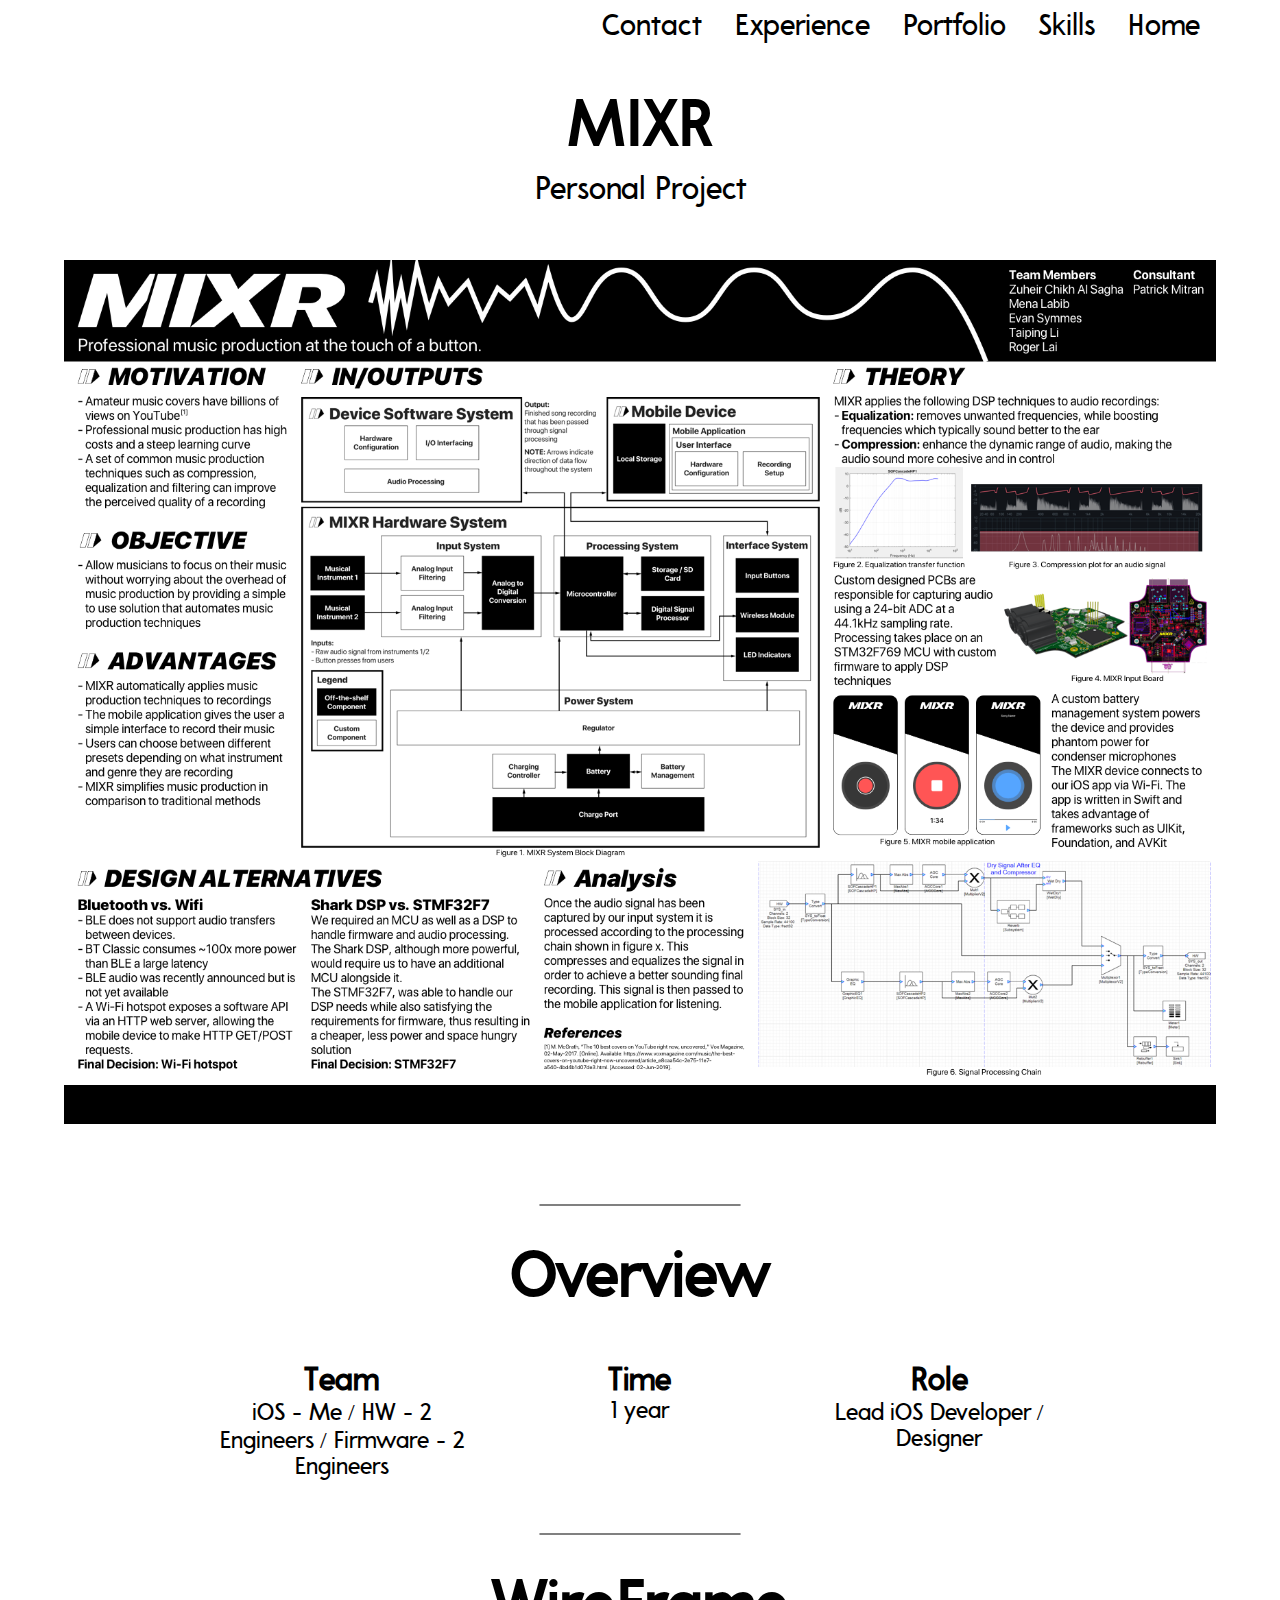
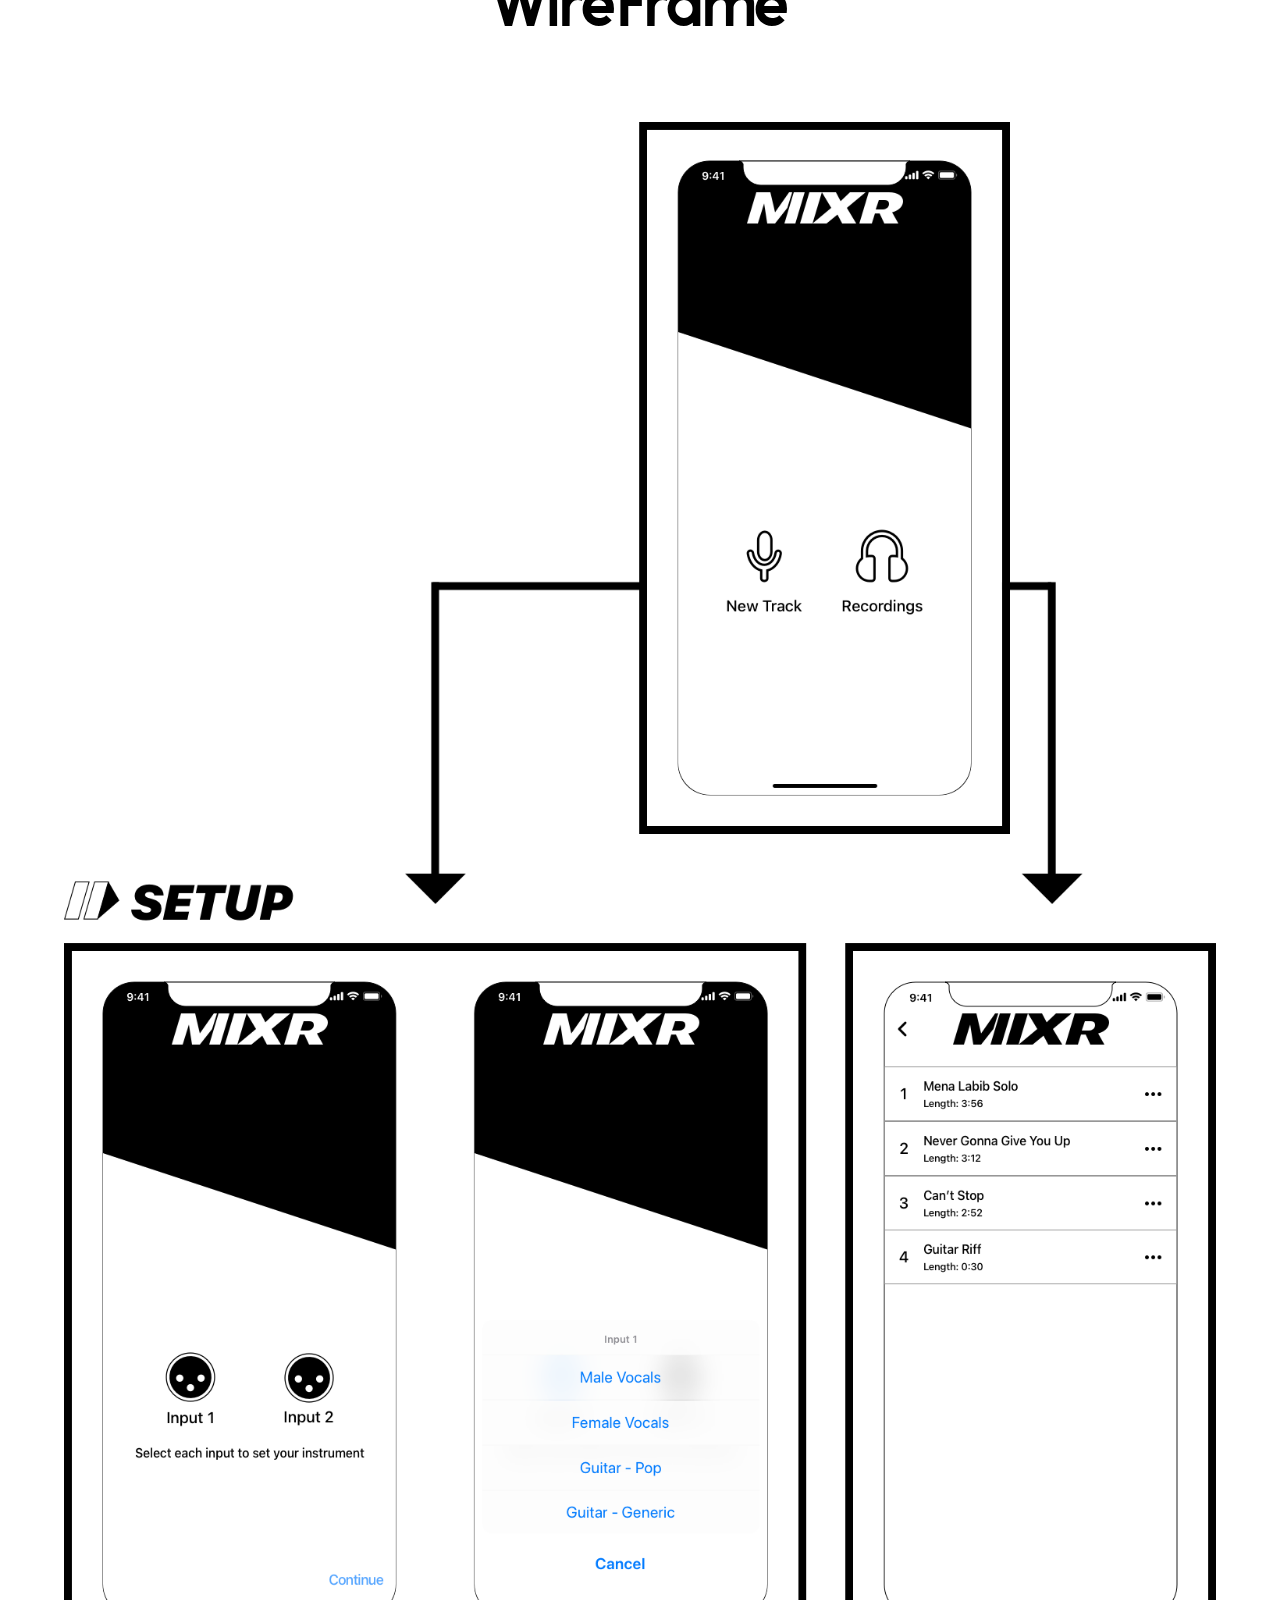
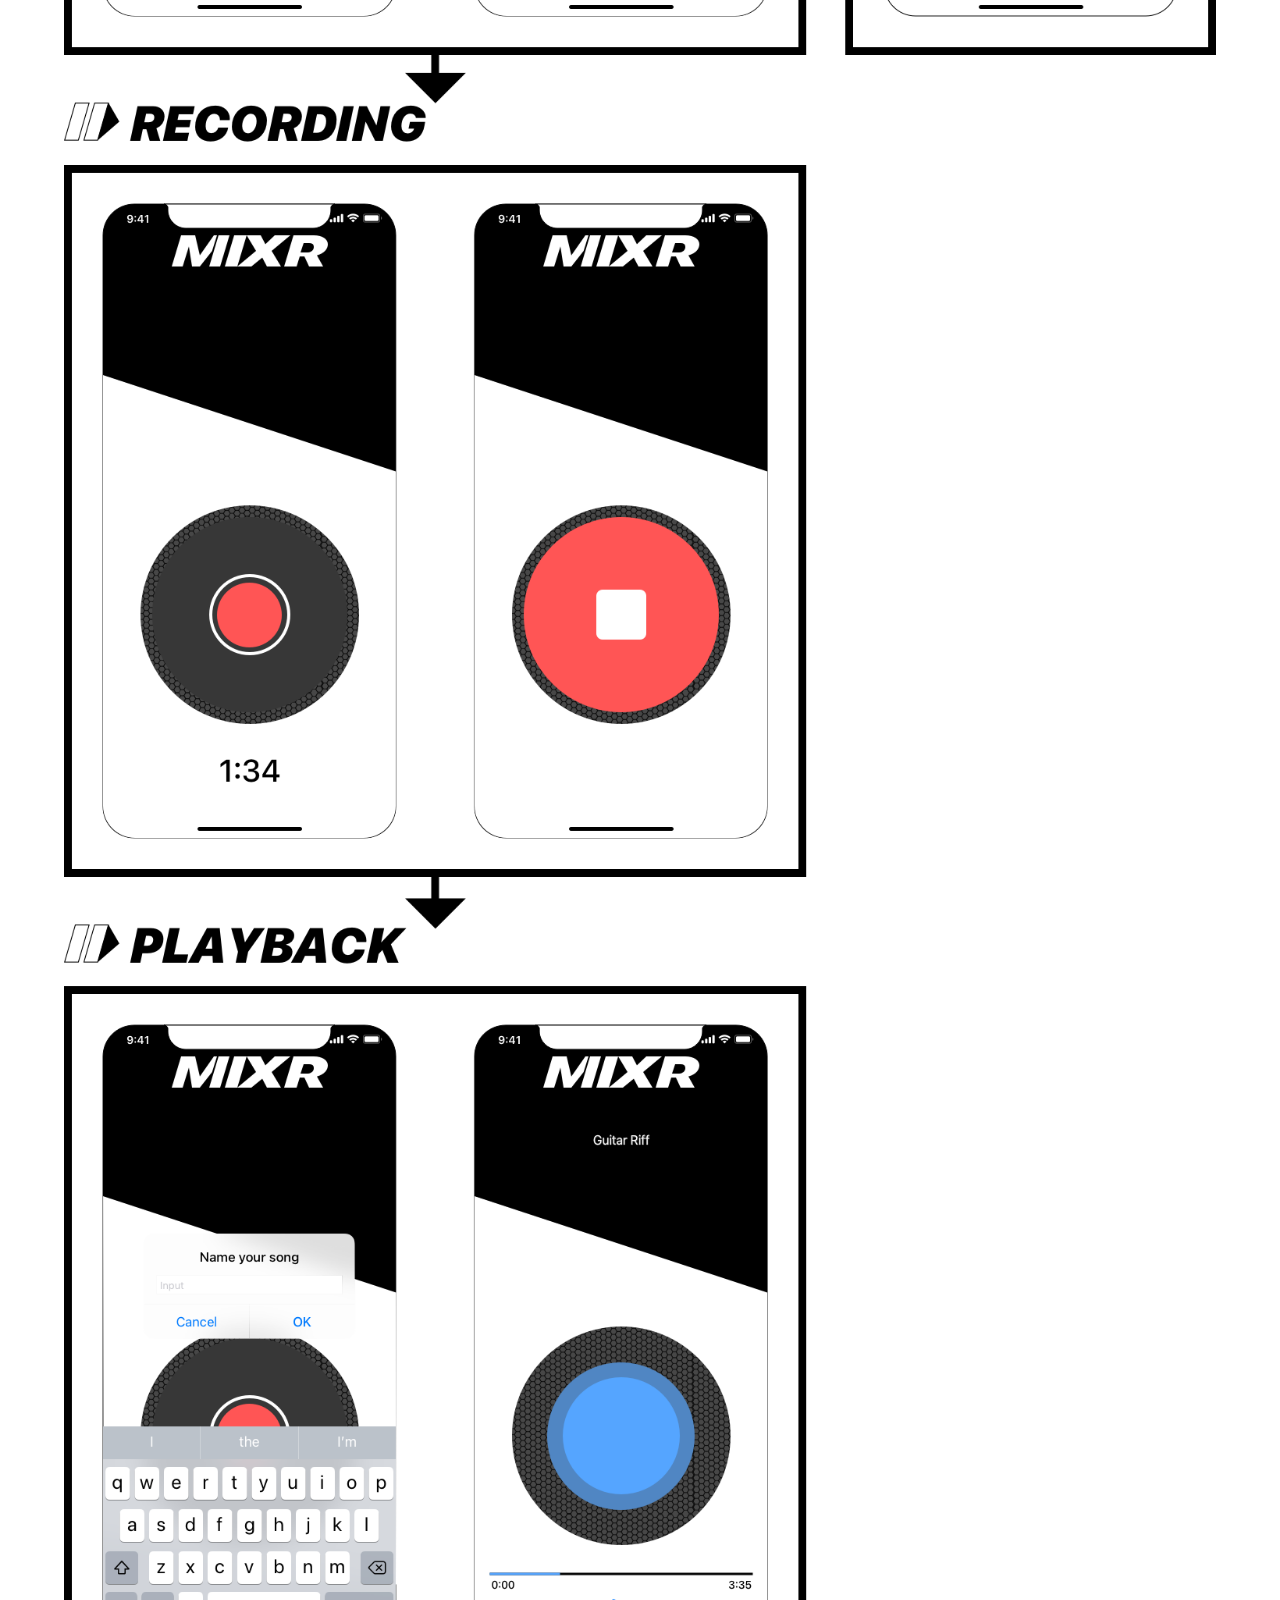
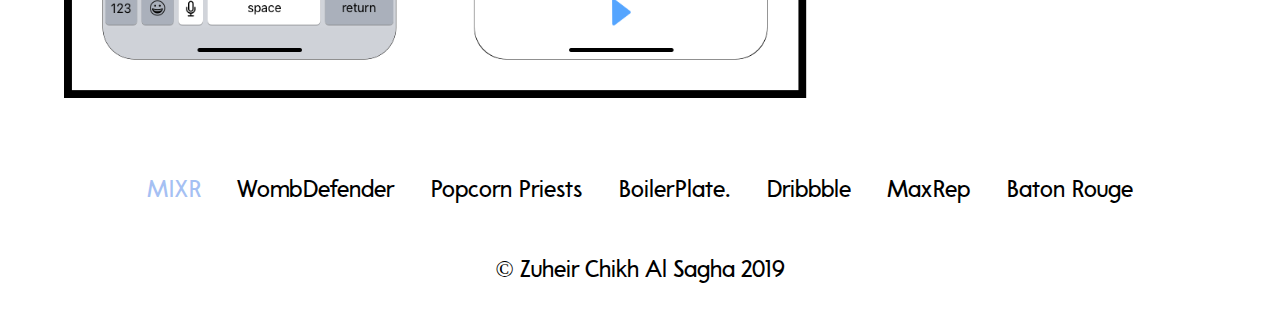
<file: projects/mixr.html>
<!DOCTYPE html>
<html lang="en">
  <head>
    <title>Zuheir Al Sagha</title>
    <meta charset="utf-8">
    <meta name="viewport" content="width=device-width, initial-scale=1.0">

    <link rel="shortcut icon" href="img/zs.png">
    <link rel="icon" type="image/png" href="img/zs.png"/>

    <!-- Fontawesome -->
    <link rel="stylesheet" href="https://use.fontawesome.com/releases/v5.6.3/css/all.css" integrity="sha384-UHRtZLI+pbxtHCWp1t77Bi1L4ZtiqrqD80Kn4Z8NTSRyMA2Fd33n5dQ8lWUE00s/" crossorigin="anonymous">

    <!-- Stylesheets -->
    <link rel="stylesheet" type="text/css" href="../css/nav.css">
    <link rel="stylesheet" type="text/css" href="../css/main.css">
    <link rel="stylesheet" type="text/css" href="../css/projects.css">

    <script type = "text/javascript" src="https://ajax.googleapis.com/ajax/libs/jquery/3.3.1/jquery.min.js"></script>
    <script src="../js/main.js"></script>
</head>

<body>
  <!-- NAV SECTION-->
  <div class="topnav" id="myTopnav">
    <a href="../index.html#home">Home</a>
    <a href="../index.html#skills">Skills</a>
    <a href="../index.html#portfolio">Portfolio</a>
    <a href="../index.html#experience">Experience</a>
    <a href="../index.html#contact">Contact</a>
    <a href="javascript:void(0);" class="icon" id="menu">
      <i class="fa fa-bars"></i>
    </a>
  </div>

  <section class="flex">
    <!-- Title -->
    <div class="container">
      <h1 class="project_title">MIXR</h1>
      <p class="subtitle">Personal Project</p>
    </div>
    <img class="cover_image" src="../img/mixr/poster.png">

    <!-- Spacer -->
    <div class="container">
      <hr>
    </div>

    <!-- Overview -->
    <div class="container">
      <h1 class="project_title">Overview</h1>
      <div class="space"></div>
      <div class="flex seventy_container">
        <div class="third">
          <div class="overview_column">
            <div class="overview_header">Team</div>
            <div class="overview_content">iOS - Me / HW - 2 Engineers / Firmware - 2 Engineers</div>
          </div>
        </div>
        <div class="third">
          <div class="overview_column">
            <div class="overview_header">Time</div>
            <div class="overview_content">1 year</div>
          </div>
        </div>
        <div class="third">
          <div class="overview_column">
            <div class="overview_header">Role</div>
            <div class="overview_content">Lead iOS Developer / Designer</div>
          </div>
        </div>
      </div>
    </div> <!-- End Overview */ -->

    <!-- Spacer -->
    <div class="container">
      <hr>
    </div>

    <div class="container">
      <h1 class="project_title">WireFrame</h1>
    </div>
    <div class="space"></div>
    <img class="cover_image" src="../img/mixr/app.png">
  </section>

  <ul class="projects_list">
    <li><a href="mixr.html" class="active">MIXR</a></li>
    <li><a href="wombdefender.html">WombDefender</a></li>
    <li><a href="pp.html">Popcorn Priests</a></li>
    <li><a href="bp.html">BoilerPlate.</a></li>
    <li><a href="dribbble.html">Dribbble</a></li>
    <li><a href="mr.html">MaxRep</a></li>
    <li><a href="br.html">Baton Rouge</a></li>
  </ul>

  <div class="space"></div>
  <p style="text-align:center;">© Zuheir Chikh Al Sagha 2019</p>
  <div class="space"></div>
</body>
</file>
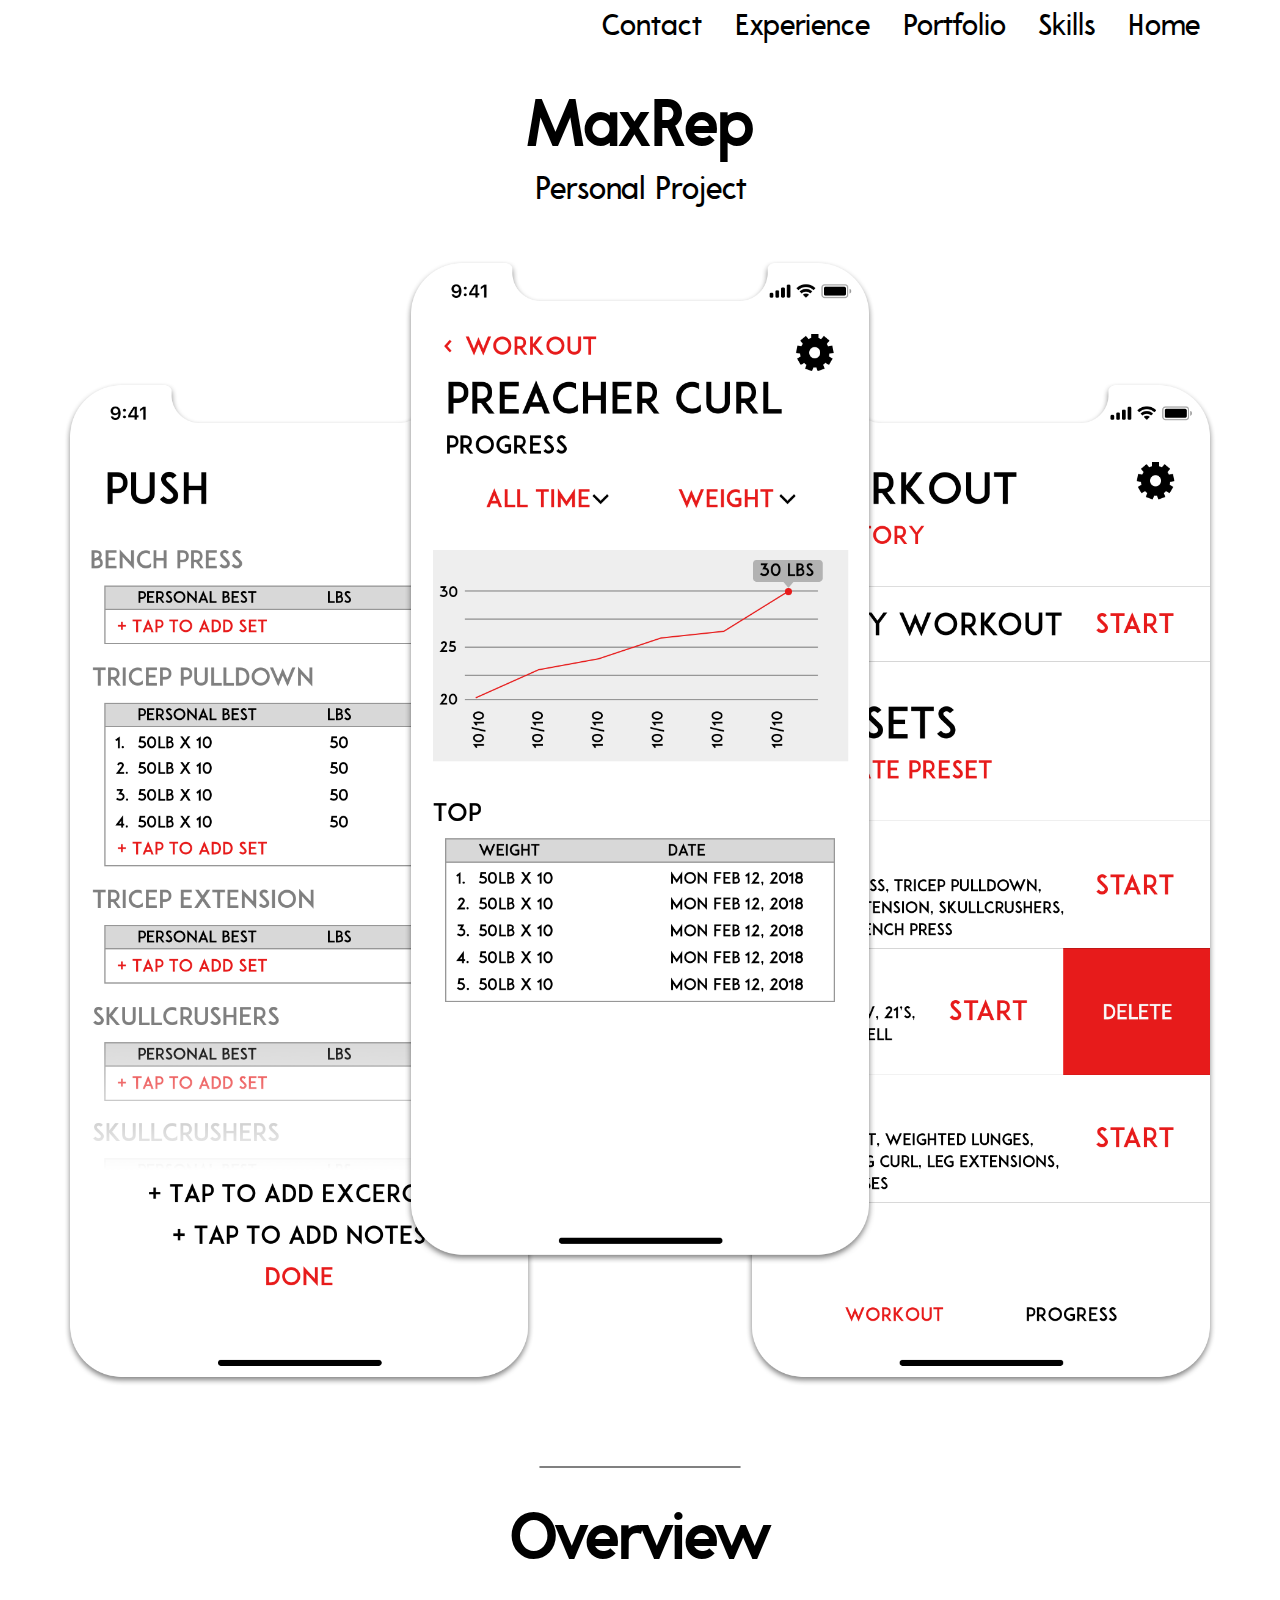
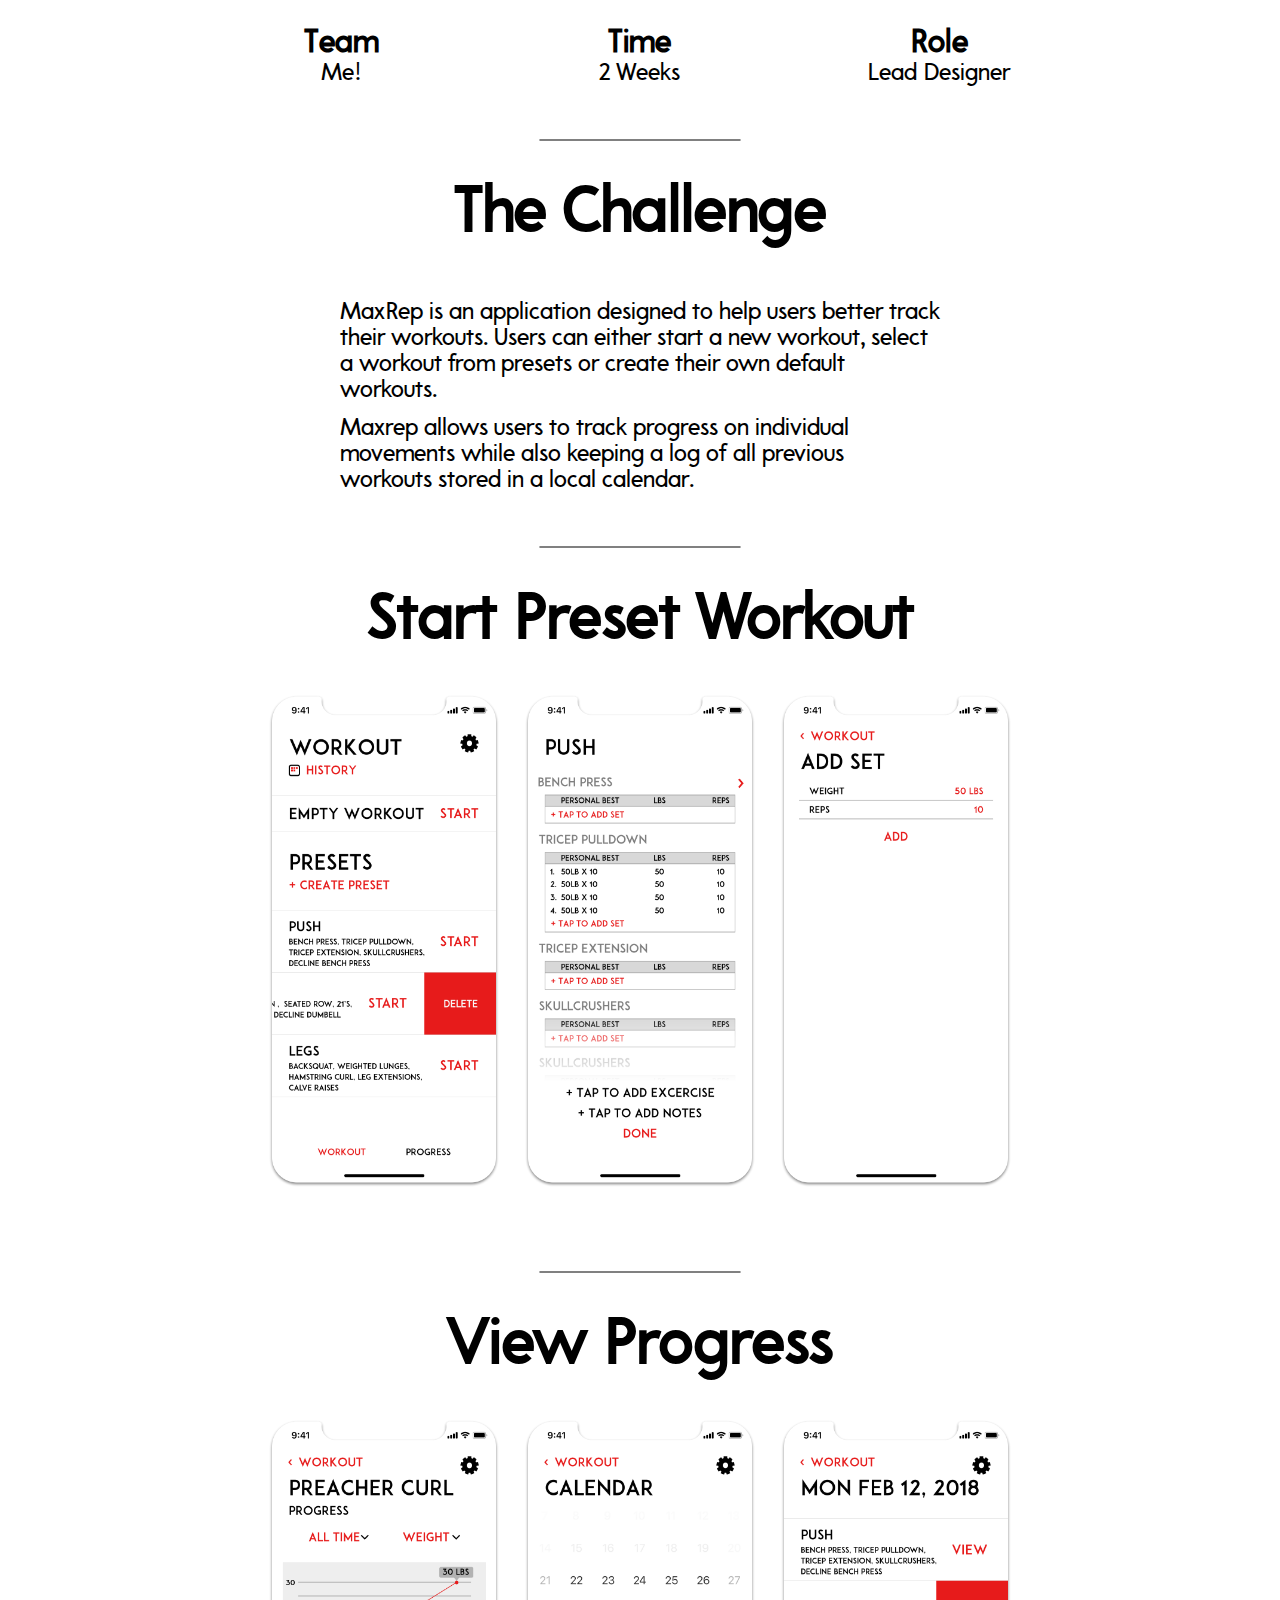
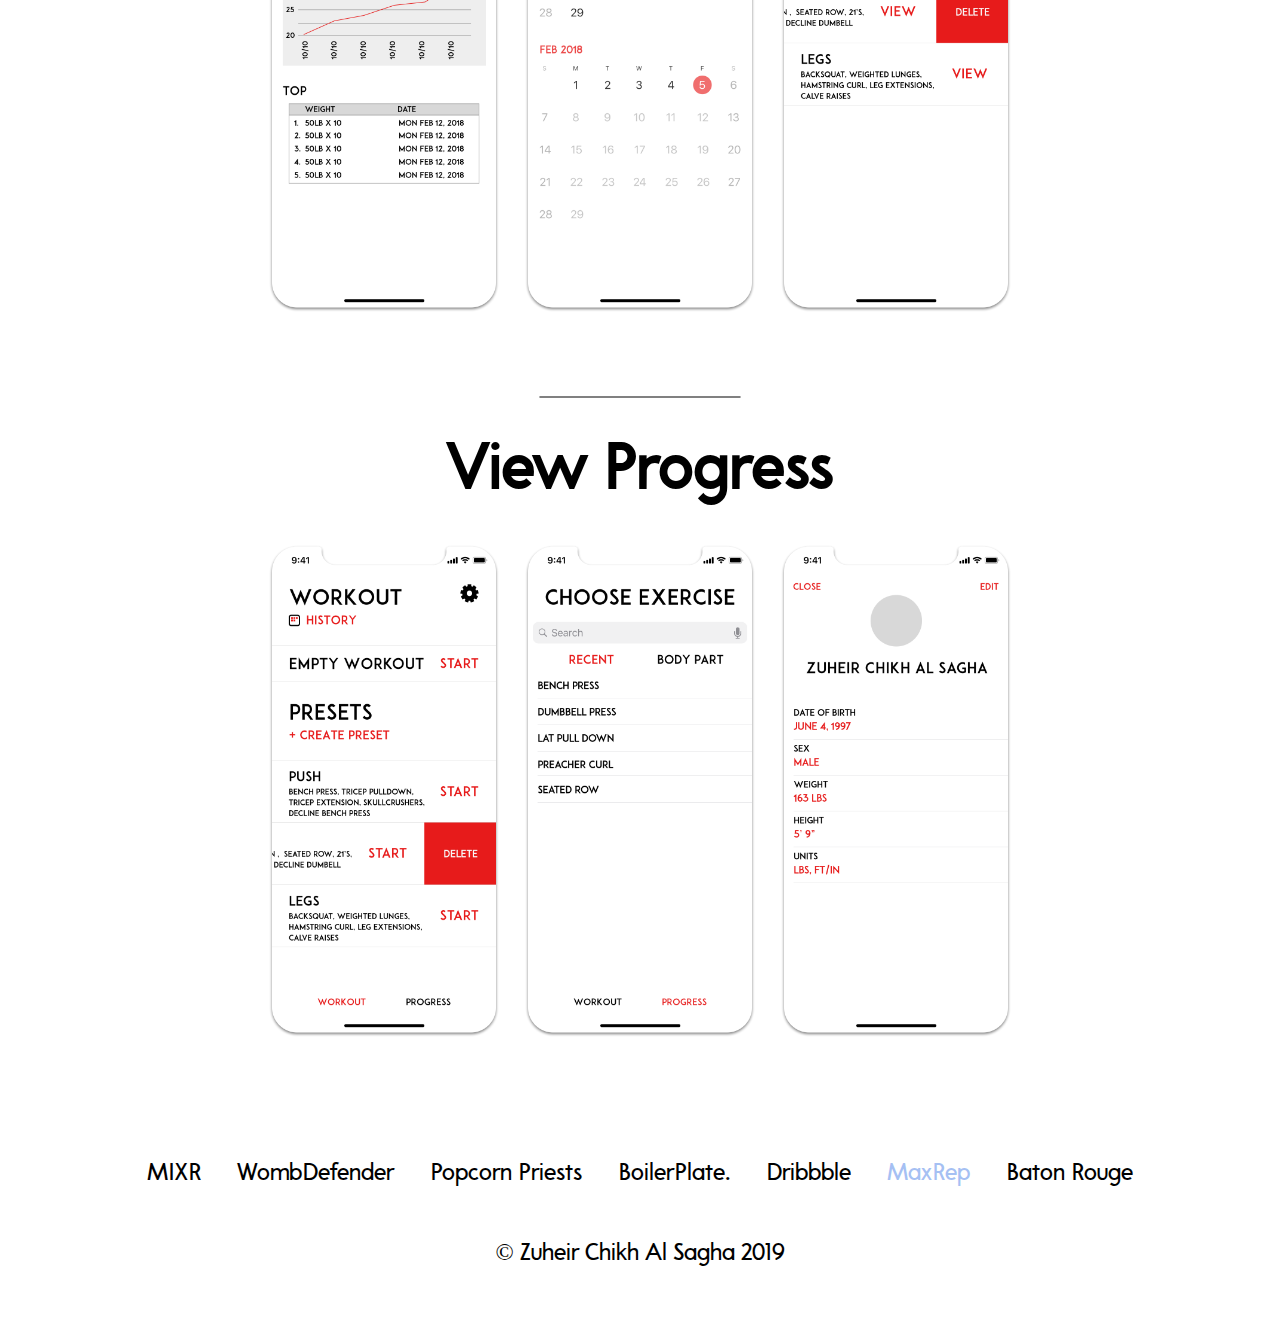
<file: projects/mr.html>
<!DOCTYPE html>
<html lang="en">
  <head>
    <title>Zuheir Al Sagha</title>
    <meta charset="utf-8">
    <meta name="viewport" content="width=device-width, initial-scale=1.0">

    <!-- Fontawesome -->
    <link rel="stylesheet" href="https://use.fontawesome.com/releases/v5.6.3/css/all.css" integrity="sha384-UHRtZLI+pbxtHCWp1t77Bi1L4ZtiqrqD80Kn4Z8NTSRyMA2Fd33n5dQ8lWUE00s/" crossorigin="anonymous">

    <!-- Stylesheets -->
    <link rel="stylesheet" type="text/css" href="../css/nav.css">
    <link rel="stylesheet" type="text/css" href="../css/main.css">
    <link rel="stylesheet" type="text/css" href="../css/projects.css">

    <script type = "text/javascript" src="https://ajax.googleapis.com/ajax/libs/jquery/3.3.1/jquery.min.js"></script>
    <script src="../js/main.js"></script>
</head>

<body>
  <!-- NAV SECTION-->
  <div class="topnav" id="myTopnav">
    <a href="../index.html#home">Home</a>
    <a href="../index.html#skills">Skills</a>
    <a href="../index.html#portfolio">Portfolio</a>
    <a href="../index.html#experience">Experience</a>
    <a href="../index.html#contact">Contact</a>
    <a href="javascript:void(0);" class="icon" id="menu">
      <i class="fa fa-bars"></i>
    </a>
  </div>

  <section class="flex">
    <div class="container">
      <h1 class="project_title">MaxRep</h1>
      <p class="subtitle">Personal Project</p>
    </div>
    <img class="cover_image" src="../img/mr/cover.png">

    <!-- Spacer -->
    <div class="container">
      <hr>
    </div>

    <!-- Overview -->
    <div class="container">
      <h1 class="project_title">Overview</h1>
      <div class="space"></div>
      <div class="flex seventy_container">
        <div class="third">
          <div class="overview_column">
            <div class="overview_header">Team</div>
            <div class="overview_content">Me!</div>
          </div>
        </div>
        <div class="third">
          <div class="overview_column">
            <div class="overview_header">Time</div>
            <div class="overview_content">2 Weeks</div>
          </div>
        </div>
        <div class="third">
          <div class="overview_column">
            <div class="overview_header">Role</div>
            <div class="overview_content">Lead Designer</div>
          </div>
        </div>
      </div>
    </div> <!-- End Overview */ -->

    <!-- Spacer -->
    <div class="container">
      <hr>
    </div>

    <div class="container">
      <h1 class="project_title">The Challenge</h1>
      <div class="space"></div>
      <p>
        MaxRep is an application designed to help users better track their
        workouts. Users can either start a new workout, select a workout from
        presets or create their own default workouts.
      </p>
      <p>
        Maxrep allows users to track progress on individual movements while also
        keeping a log of all previous workouts stored in a local calendar.
      </p>
    </div>

    <!-- Spacer -->
    <div class="container">
      <hr>
    </div>

    <div class="sixty_container">
      <h1 class="project_title">Start Preset Workout</h1>
      <div class="flex">
        <div class="third">
          <img class="cover_image" src="../img/mr/preset1.png">
        </div>
        <div class="third">
          <img class="cover_image" src="../img/mr/preset2.png">
        </div>
        <div class="third">
          <img class="cover_image" src="../img/mr/preset3.png">
        </div>
      </div>
    </div>

    <!-- Spacer -->
    <div class="container">
      <hr>
    </div>

    <div class="sixty_container">
      <h1 class="project_title">View Progress</h1>
      <div class="flex">
        <div class="third">
          <img class="cover_image" src="../img/mr/progress1.png">
        </div>
        <div class="third">
          <img class="cover_image" src="../img/mr/progress2.png">
        </div>
        <div class="third">
          <img class="cover_image" src="../img/mr/progress3.png">
        </div>
      </div>
    </div>

    <!-- Spacer -->
    <div class="container">
      <hr>
    </div>

    <div class="sixty_container">
      <h1 class="project_title">View Progress</h1>
      <div class="flex">
        <div class="third">
          <img class="cover_image" src="../img/mr/new1.png">
        </div>
        <div class="third">
          <img class="cover_image" src="../img/mr/new2.png">
        </div>
        <div class="third">
          <img class="cover_image" src="../img/mr/new3.png">
        </div>
      </div>
    </div>
  </section>

  <!-- Spacer -->
  <div class="space"></div>

  <ul class="projects_list">
    <li><a href="mixr.html">MIXR</a></li>
    <li><a href="wombdefender.html">WombDefender</a></li>
    <li><a href="pp.html">Popcorn Priests</a></li>
    <li><a href="bp.html">BoilerPlate.</a></li>
    <li><a href="dribbble.html">Dribbble</a></li>
    <li><a href="mr.html" class="active">MaxRep</a></li>
    <li><a href="br.html">Baton Rouge</a></li>
  </ul>

  <div class="space"></div>
  <p style="text-align:center;">© Zuheir Chikh Al Sagha 2019</p>
  <div class="space"></div>
</body>
</file>
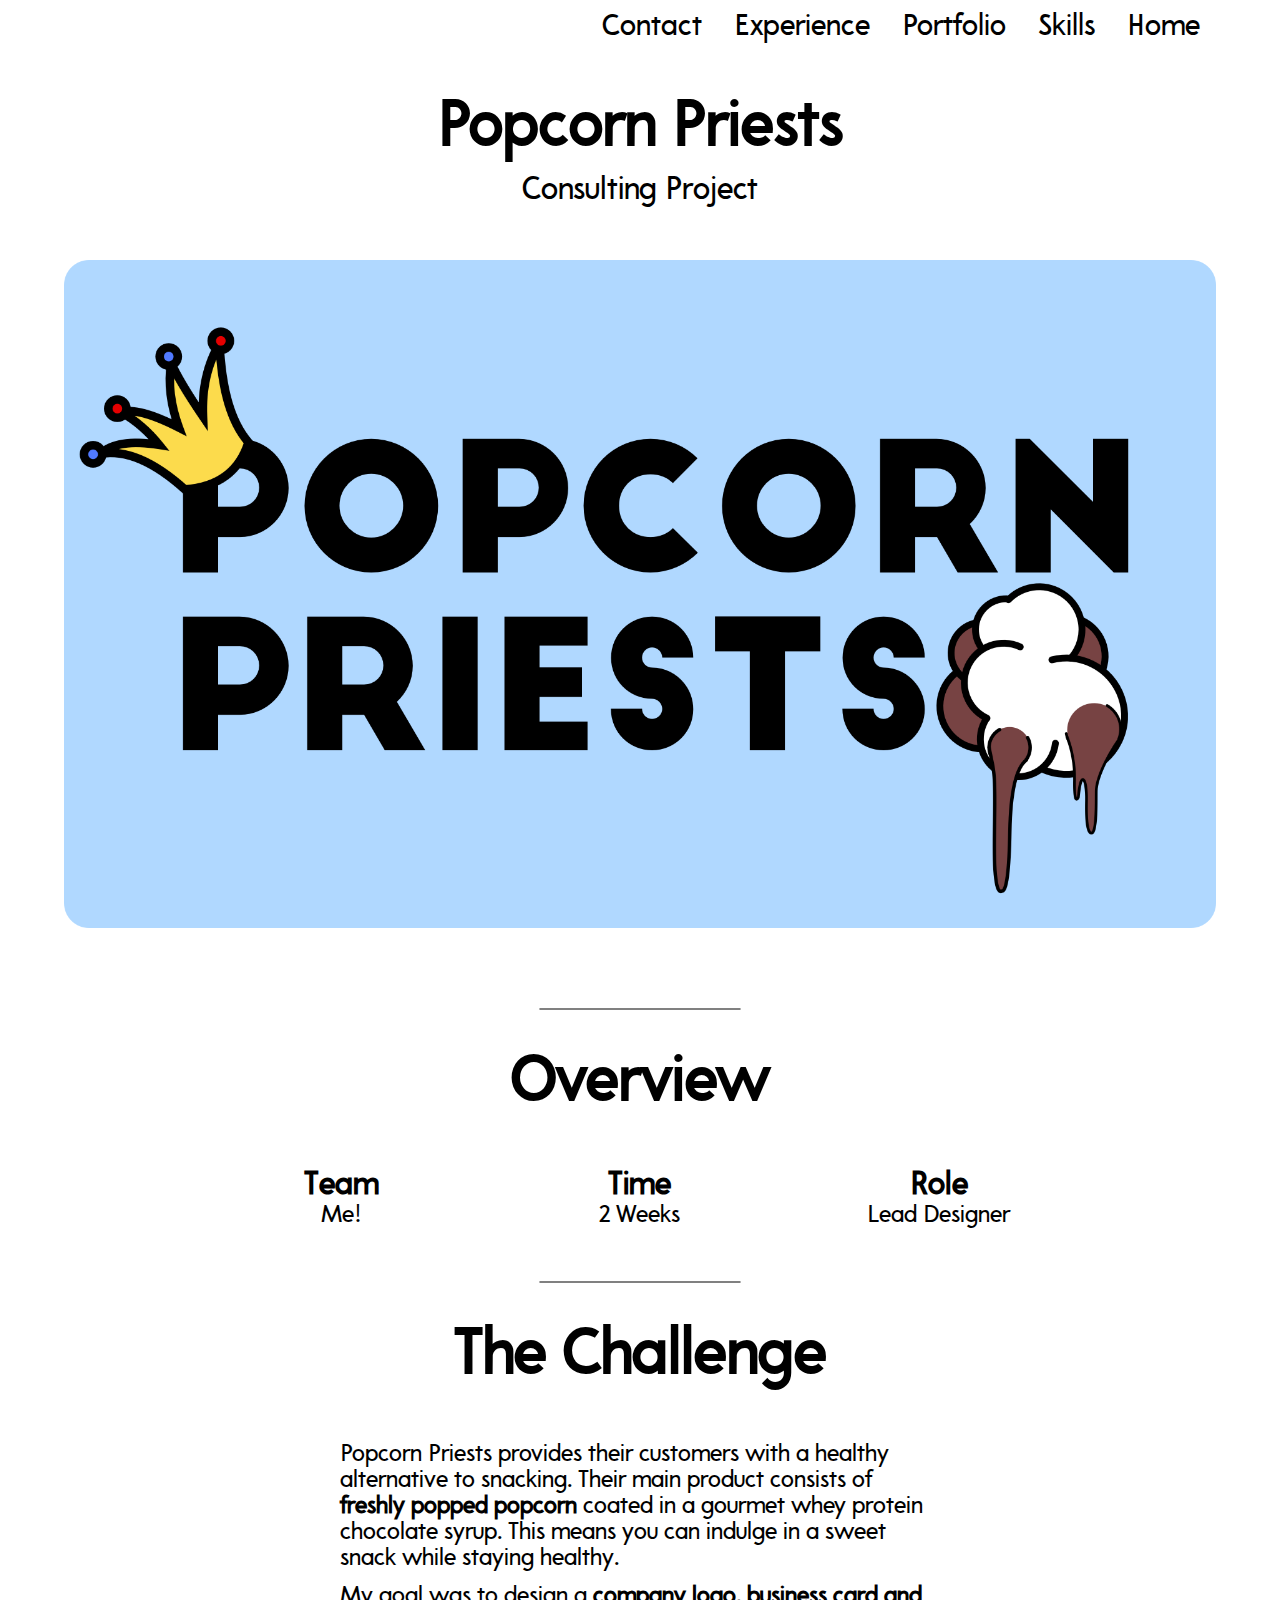
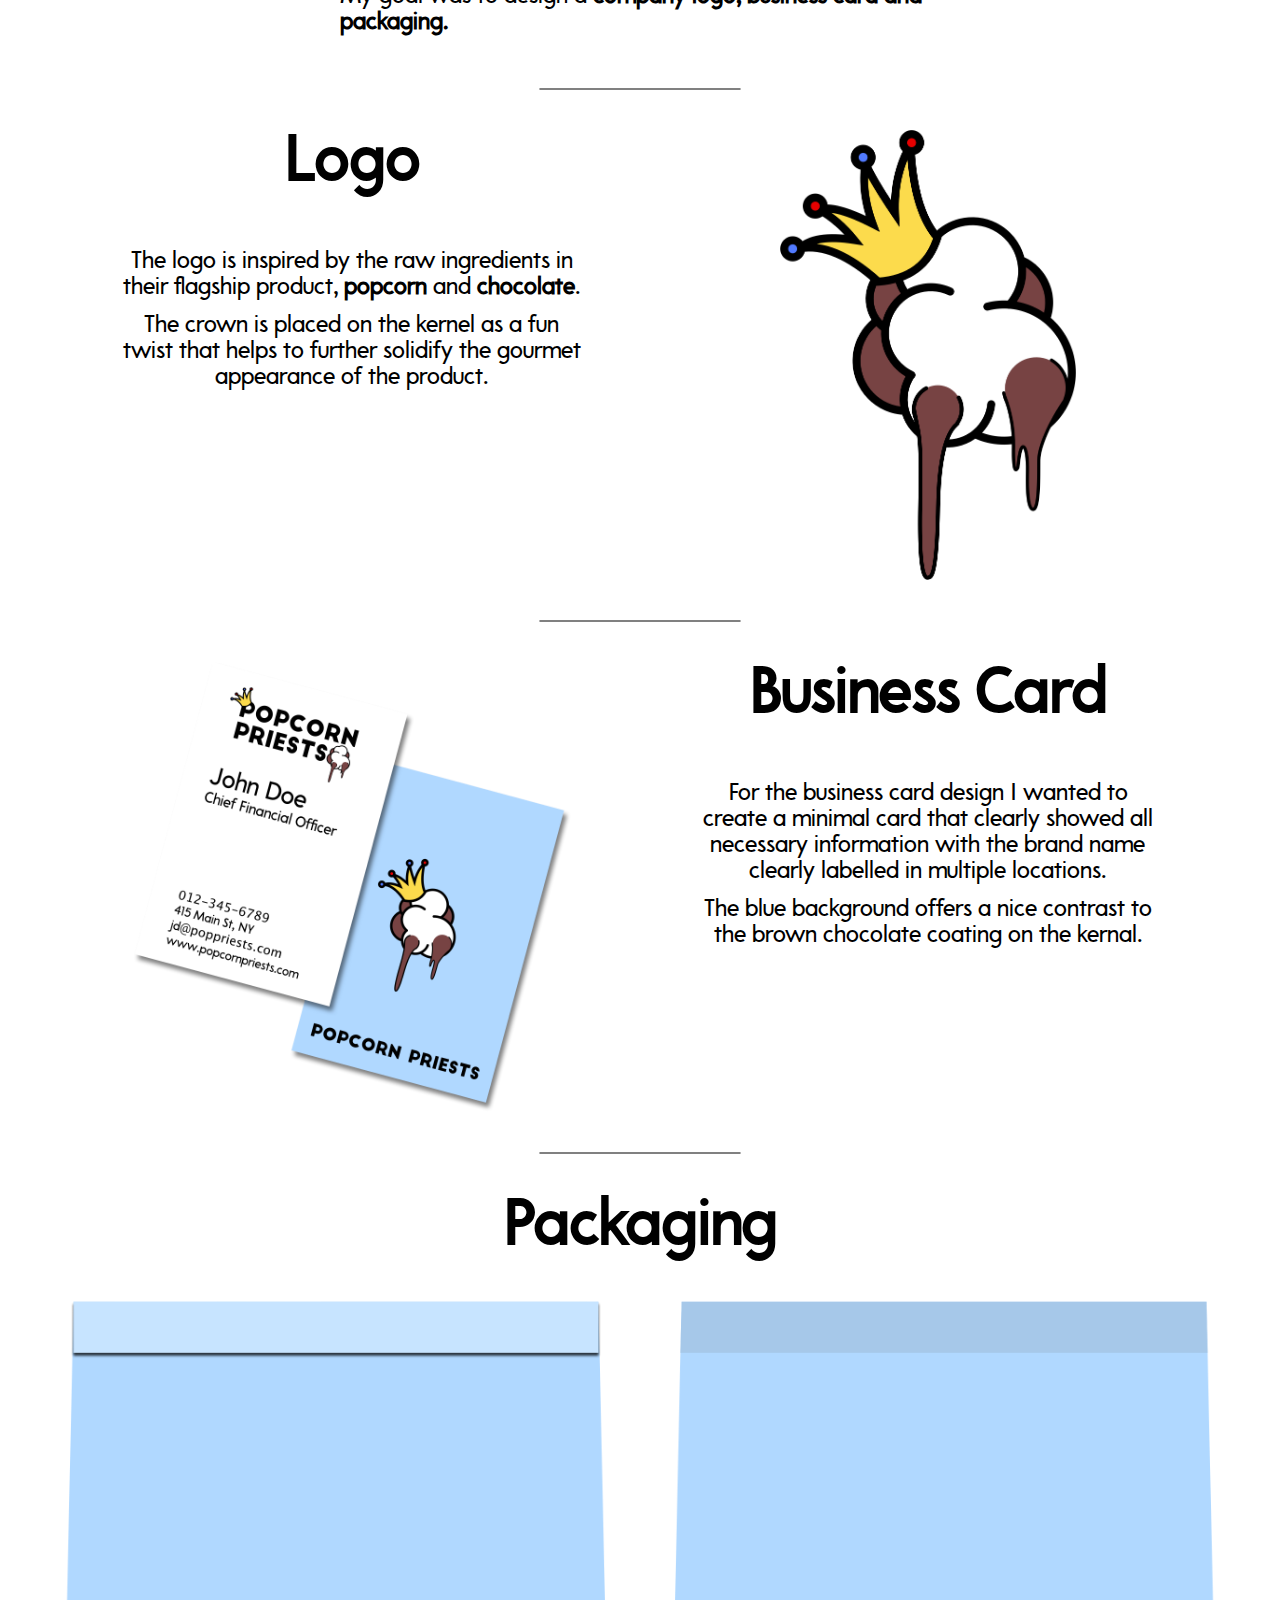
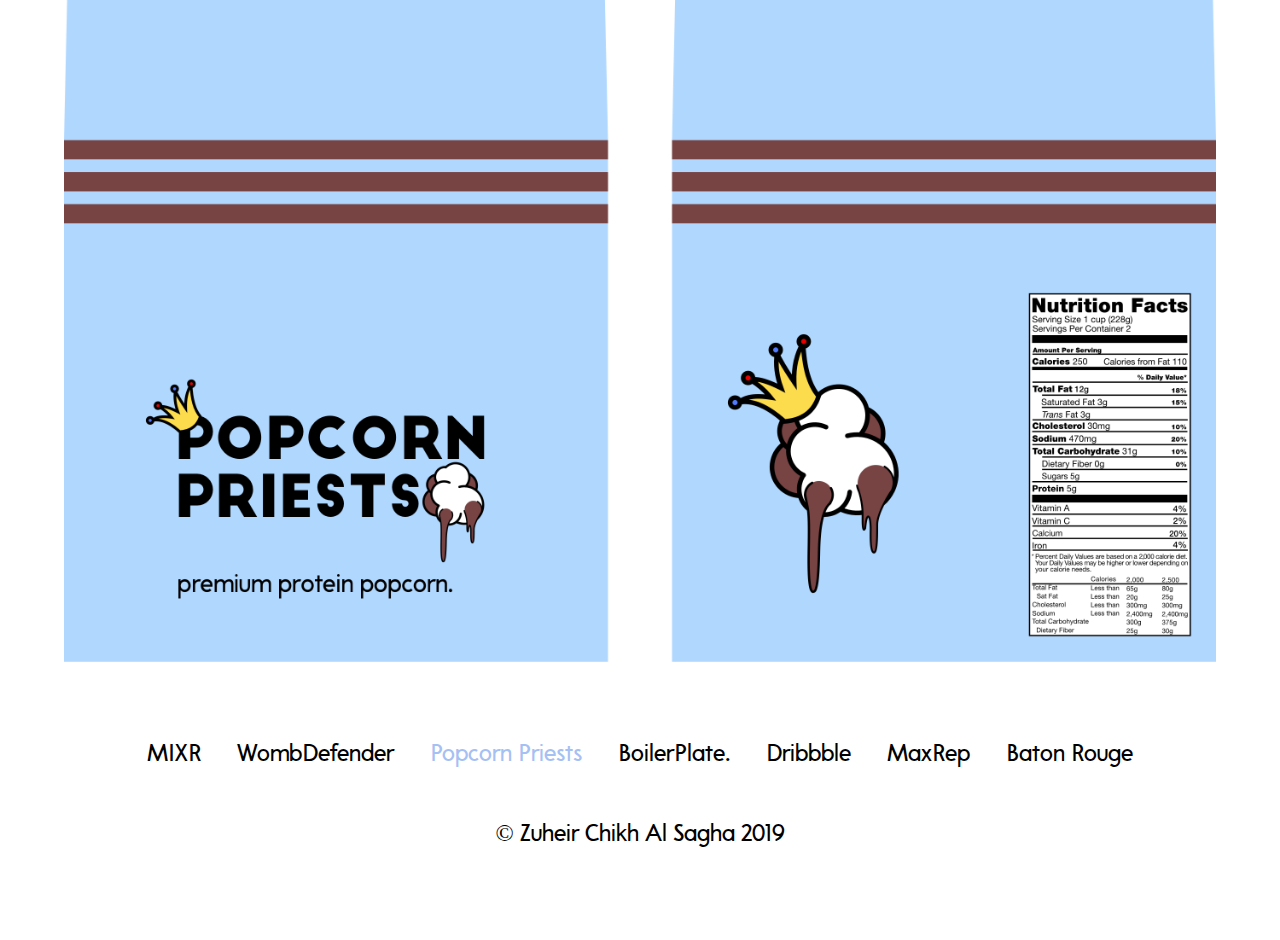
<file: projects/pp.html>
<!DOCTYPE html>
<html lang="en">
  <head>
    <title>Zuheir Al Sagha</title>
    <meta charset="utf-8">
    <meta name="viewport" content="width=device-width, initial-scale=1.0">

    <link rel="shortcut icon" href="img/zs.png">
    <link rel="icon" type="image/png" href="img/zs.png"/>

    <!-- Fontawesome -->
    <link rel="stylesheet" href="https://use.fontawesome.com/releases/v5.6.3/css/all.css" integrity="sha384-UHRtZLI+pbxtHCWp1t77Bi1L4ZtiqrqD80Kn4Z8NTSRyMA2Fd33n5dQ8lWUE00s/" crossorigin="anonymous">

    <!-- Stylesheets -->
    <link rel="stylesheet" type="text/css" href="../css/nav.css">
    <link rel="stylesheet" type="text/css" href="../css/main.css">
    <link rel="stylesheet" type="text/css" href="../css/projects.css">
    <link rel="stylesheet" type="text/css" href="../css/pp.css">

    <script type = "text/javascript" src="https://ajax.googleapis.com/ajax/libs/jquery/3.3.1/jquery.min.js"></script>
    <script src="../js/main.js"></script>
</head>

<body>
  <!-- NAV SECTION-->
  <div class="topnav" id="myTopnav">
    <a href="../index.html#home">Home</a>
    <a href="../index.html#skills">Skills</a>
    <a href="../index.html#portfolio">Portfolio</a>
    <a href="../index.html#experience">Experience</a>
    <a href="../index.html#contact">Contact</a>
    <a href="javascript:void(0);" class="icon" id="menu">
      <i class="fa fa-bars"></i>
    </a>
  </div>

  <section class="flex">
    <!-- Title -->
    <div class="container">
      <h1 class="project_title">Popcorn Priests</h1>
      <p class="subtitle">Consulting Project</p>
    </div>
    <img class="cover_image" src="../img/pp/cover.png">

    <!-- Spacer -->
    <div class="container">
      <hr>
    </div>

    <!-- Overview -->
    <div class="container">
      <h1 class="project_title">Overview</h1>
      <div class="space"></div>
      <div class="flex seventy_container">
        <div class="third">
          <div class="overview_column">
            <div class="overview_header">Team</div>
            <div class="overview_content">Me!</div>
          </div>
        </div>
        <div class="third">
          <div class="overview_column">
            <div class="overview_header">Time</div>
            <div class="overview_content">2 Weeks</div>
          </div>
        </div>
        <div class="third">
          <div class="overview_column">
            <div class="overview_header">Role</div>
            <div class="overview_content">Lead Designer</div>
          </div>
        </div>
      </div>
    </div> <!-- End Overview */ -->

    <!-- Spacer -->
    <div class="container">
      <hr>
    </div>

    <div class="container">
      <h1 class="project_title">The Challenge</h1>
      <div class="space"></div>

      <p>
        Popcorn Priests provides their customers with a healthy alternative to
        snacking. Their main product consists of <b>freshly popped popcorn</b>
        coated in a gourmet whey protein chocolate syrup. This means you can
        indulge in a sweet snack while staying healthy.
      </p>
      <p>
        My goal was to design a <b>company logo, business card and packaging.</b>
      </p>
    </div>

    <!-- Spacer -->
    <div class="container">
      <hr>
    </div>

    <div class="ninety_container flex">
      <div class="fifty">
        <h1 class="project_title">Logo</h1>
        <div class="space"></div>
        <p>
          The logo is inspired by the raw ingredients in their flagship product,
          <b>popcorn</b> and <b>chocolate</b>.
        </p>
        <p>
          The crown is placed on the kernel as a fun twist that helps to further
          solidify the gourmet appearance of the product.
        </p>
      </div>
      <div class="fifty">
        <img class="pp_logo" src="../img/pp/logo.png">
      </div>
    </div>

    <!-- Spacer -->
    <div class="container">
      <hr>
    </div>

    <div class="ninety_container flex">
      <div class="fifty">
        <img class="pp_logo" src="../img/pp/card.png">
      </div>
      <div class="fifty first_order">
        <h1 class="project_title">Business Card</h1>
        <div class="space"></div>
        <p>
          For the business card design I wanted to create a minimal card that
          clearly showed all necessary information with the brand name clearly
          labelled in multiple locations.
        </p>
        <p>
          The blue background offers a nice contrast to the brown chocolate
          coating on the kernal.
        </p>
        <div class="space"></div>
      </div>
    </div>

    <!-- Spacer -->
    <div class="container">
      <hr>
    </div>

    <div class="container">
      <h1 class="project_title">Packaging</h1>
    </div>
    <img class="cover_image" src="../img/pp/packaging.png">

    <!-- Spacer -->
    <div class="space"></div>

    <ul class="projects_list">
      <li><a href="mixr.html">MIXR</a></li>
      <li><a href="wombdefender.html">WombDefender</a></li>
      <li><a href="pp.html" class="active">Popcorn Priests</a></li>
      <li><a href="bp.html">BoilerPlate.</a></li>
      <li><a href="dribbble.html">Dribbble</a></li>
      <li><a href="mr.html">MaxRep</a></li>
      <li><a href="br.html">Baton Rouge</a></li>
    </ul>

    <div class="space"></div>
    <p style="text-align:center;">© Zuheir Chikh Al Sagha 2019</p>
    <div class="space"></div>

  </section><!-- End of section -->
</body>
</file>
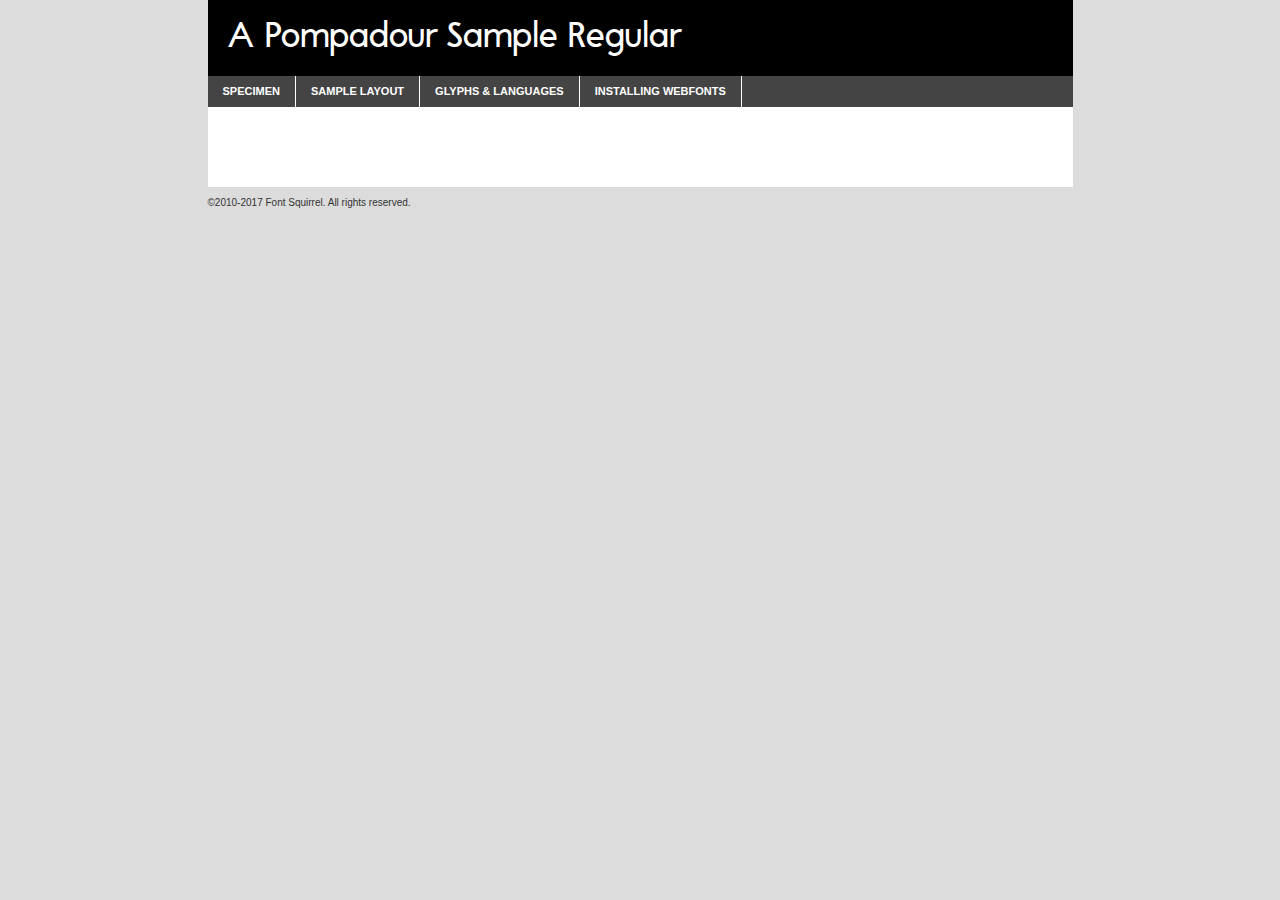
<file: fonts/apomp/a_pomp-demo.html>
<!DOCTYPE html PUBLIC "-//W3C//DTD XHTML 1.0 Transitional//EN"
	"http://www.w3.org/TR/xhtml1/DTD/xhtml1-transitional.dtd">

<html xmlns="http://www.w3.org/1999/xhtml" xml:lang="en" lang="en">
<head>
	<meta http-equiv="Content-Type" content="text/html; charset=utf-8" />
	<script src="http://ajax.googleapis.com/ajax/libs/jquery/1.7.2/jquery.min.js" type="text/javascript" charset="utf-8"></script>
	<script type="text/javascript">
	(function($){$.fn.easyTabs=function(option){var param=jQuery.extend({fadeSpeed:"fast",defaultContent:1,activeClass:'active'},option);$(this).each(function(){var thisId="#"+this.id;if(param.defaultContent==''){param.defaultContent=1;}
	if(typeof param.defaultContent=="number")
	{var defaultTab=$(thisId+" .tabs li:eq("+(param.defaultContent-1)+") a").attr('href').substr(1);}else{var defaultTab=param.defaultContent;}
	$(thisId+" .tabs li a").each(function(){var tabToHide=$(this).attr('href').substr(1);$("#"+tabToHide).addClass('easytabs-tab-content');});hideAll();changeContent(defaultTab);function hideAll(){$(thisId+" .easytabs-tab-content").hide();}
	function changeContent(tabId){hideAll();$(thisId+" .tabs li").removeClass(param.activeClass);$(thisId+" .tabs li a[href=#"+tabId+"]").closest('li').addClass(param.activeClass);if(param.fadeSpeed!="none")
	{$(thisId+" #"+tabId).fadeIn(param.fadeSpeed);}else{$(thisId+" #"+tabId).show();}}
	$(thisId+" .tabs li").click(function(){var tabId=$(this).find('a').attr('href').substr(1);changeContent(tabId);return false;});});}})(jQuery);
	</script>
	<link rel="stylesheet" href="specimen_files/specimen_stylesheet.css" type="text/css" charset="utf-8" />
	<link rel="stylesheet" href="stylesheet.css" type="text/css" charset="utf-8" />

	<style type="text/css">
					body{
				font-family: 'a_pompadour_sampleregular';
							}
		</style>

	<title>A Pompadour Sample Regular Specimen</title>
	
	
	<script type="text/javascript" charset="utf-8">
		$(document).ready(function() {
			$('#container').easyTabs({defaultContent:1});
		});
	</script>
</head>

<body>
<div id="container">
	<div id="header">
		A Pompadour Sample Regular	</div>
	<ul class="tabs">
		<li><a href="#specimen">Specimen</a></li>
		<li><a href="#layout">Sample Layout</a></li>
				<li><a href="#glyphs">Glyphs &amp; Languages</a></li>
		<li><a href="#installing">Installing Webfonts</a></li>
		
	</ul>
	
	<div id="main_content">

		
			<div id="specimen">
		
				<div class="section">
					<div class="grid12 firstcol">
						<div class="huge">AaBb</div>
					</div>
				</div>
		
				<div class="section">
					<div class="glyph_range">A&#x200B;B&#x200b;C&#x200b;D&#x200b;E&#x200b;F&#x200b;G&#x200b;H&#x200b;I&#x200b;J&#x200b;K&#x200b;L&#x200b;M&#x200b;N&#x200b;O&#x200b;P&#x200b;Q&#x200b;R&#x200b;S&#x200b;T&#x200b;U&#x200b;V&#x200b;W&#x200b;X&#x200b;Y&#x200b;Z&#x200b;a&#x200b;b&#x200b;c&#x200b;d&#x200b;e&#x200b;f&#x200b;g&#x200b;h&#x200b;i&#x200b;j&#x200b;k&#x200b;l&#x200b;m&#x200b;n&#x200b;o&#x200b;p&#x200b;q&#x200b;r&#x200b;s&#x200b;t&#x200b;u&#x200b;v&#x200b;w&#x200b;x&#x200b;y&#x200b;z&#x200b;1&#x200b;2&#x200b;3&#x200b;4&#x200b;5&#x200b;6&#x200b;7&#x200b;8&#x200b;9&#x200b;0&#x200b;&amp;&#x200b;.&#x200b;,&#x200b;?&#x200b;!&#x200b;&#64;&#x200b;(&#x200b;)&#x200b;#&#x200b;$&#x200b;%&#x200b;*&#x200b;+&#x200b;-&#x200b;=&#x200b;:&#x200b;;</div>
				</div>
				<div class="section">
					<div class="grid12 firstcol">
						<table class="sample_table">
							<tr><td>10</td><td class="size10">abcdefghijklmnopqrstuvwxyzABCDEFGHIJKLMNOPQRSTUVWXYZ0123456789abcdefghijklmnopqrstuvwxyzABCDEFGHIJKLMNOPQRSTUVWXYZ0123456789abcdefghijklmnopqrstuvwxyzABCDEFGHIJKLMNOPQRSTUVWXYZ</td></tr>
							<tr><td>11</td><td class="size11">abcdefghijklmnopqrstuvwxyzABCDEFGHIJKLMNOPQRSTUVWXYZ0123456789abcdefghijklmnopqrstuvwxyzABCDEFGHIJKLMNOPQRSTUVWXYZ0123456789abcdefghijklmnopqrstuvwxyzABCDEFGHIJKLMNOPQRSTUVWXYZ</td></tr>
							<tr><td>12</td><td class="size12">abcdefghijklmnopqrstuvwxyzABCDEFGHIJKLMNOPQRSTUVWXYZ0123456789abcdefghijklmnopqrstuvwxyzABCDEFGHIJKLMNOPQRSTUVWXYZ0123456789abcdefghijklmnopqrstuvwxyzABCDEFGHIJKLMNOPQRSTUVWXYZ</td></tr>
							<tr><td>13</td><td class="size13">abcdefghijklmnopqrstuvwxyzABCDEFGHIJKLMNOPQRSTUVWXYZ0123456789abcdefghijklmnopqrstuvwxyzABCDEFGHIJKLMNOPQRSTUVWXYZ0123456789abcdefghijklmnopqrstuvwxyzABCDEFGHIJKLMNOPQRSTUVWXYZ</td></tr>
							<tr><td>14</td><td class="size14">abcdefghijklmnopqrstuvwxyzABCDEFGHIJKLMNOPQRSTUVWXYZ0123456789abcdefghijklmnopqrstuvwxyzABCDEFGHIJKLMNOPQRSTUVWXYZ0123456789abcdefghijklmnopqrstuvwxyzABCDEFGHIJKLMNOPQRSTUVWXYZ</td></tr>
							<tr><td>16</td><td class="size16">abcdefghijklmnopqrstuvwxyzABCDEFGHIJKLMNOPQRSTUVWXYZ0123456789abcdefghijklmnopqrstuvwxyzABCDEFGHIJKLMNOPQRSTUVWXYZ</td></tr>
							<tr><td>18</td><td class="size18">abcdefghijklmnopqrstuvwxyzABCDEFGHIJKLMNOPQRSTUVWXYZ0123456789abcdefghijklmnopqrstuvwxyzABCDEFGHIJKLMNOPQRSTUVWXYZ</td></tr>
							<tr><td>20</td><td class="size20">abcdefghijklmnopqrstuvwxyzABCDEFGHIJKLMNOPQRSTUVWXYZ0123456789abcdefghijklmnopqrstuvwxyzABCDEFGHIJKLMNOPQRSTUVWXYZ</td></tr>
							<tr><td>24</td><td class="size24">abcdefghijklmnopqrstuvwxyzABCDEFGHIJKLMNOPQRSTUVWXYZ0123456789abcdefghijklmnopqrstuvwxyzABCDEFGHIJKLMNOPQRSTUVWXYZ</td></tr>
							<tr><td>30</td><td class="size30">abcdefghijklmnopqrstuvwxyzABCDEFGHIJKLMNOPQRSTUVWXYZ0123456789abcdefghijklmnopqrstuvwxyzABCDEFGHIJKLMNOPQRSTUVWXYZ</td></tr>
							<tr><td>36</td><td class="size36">abcdefghijklmnopqrstuvwxyzABCDEFGHIJKLMNOPQRSTUVWXYZ0123456789abcdefghijklmnopqrstuvwxyzABCDEFGHIJKLMNOPQRSTUVWXYZ</td></tr>
							<tr><td>48</td><td class="size48">abcdefghijklmnopqrstuvwxyzABCDEFGHIJKLMNOPQRSTUVWXYZ0123456789abcdefghijklmnopqrstuvwxyzABCDEFGHIJKLMNOPQRSTUVWXYZ</td></tr>
							<tr><td>60</td><td class="size60">abcdefghijklmnopqrstuvwxyzABCDEFGHIJKLMNOPQRSTUVWXYZ0123456789abcdefghijklmnopqrstuvwxyzABCDEFGHIJKLMNOPQRSTUVWXYZ</td></tr>
							<tr><td>72</td><td class="size72">abcdefghijklmnopqrstuvwxyzABCDEFGHIJKLMNOPQRSTUVWXYZ0123456789abcdefghijklmnopqrstuvwxyzABCDEFGHIJKLMNOPQRSTUVWXYZ</td></tr>
							<tr><td>90</td><td class="size90">abcdefghijklmnopqrstuvwxyzABCDEFGHIJKLMNOPQRSTUVWXYZ0123456789abcdefghijklmnopqrstuvwxyzABCDEFGHIJKLMNOPQRSTUVWXYZ</td></tr>
						</table>
				
					</div>
			
				</div>
		
		
		
								<div class="section" id="bodycomparison">


										<div id="xheight">
				<div class="fontbody">&#x25FC;&#x25FC;&#x25FC;&#x25FC;&#x25FC;&#x25FC;&#x25FC;&#x25FC;&#x25FC;&#x25FC;&#x25FC;&#x25FC;&#x25FC;&#x25FC;&#x25FC;&#x25FC;&#x25FC;&#x25FC;&#x25FC;&#x25FC;&#x25FC;&#x25FC;&#x25FC;&#x25FC;&#x25FC;&#x25FC;&#x25FC;&#x25FC;&#x25FC;&#x25FC;&#x25FC;&#x25FC;&#x25FC;&#x25FC;&#x25FC;&#x25FC;&#x25FC;&#x25FC;&#x25FC;&#x25FC;&#x25FC;&#x25FC;&#x25FC;&#x25FC;&#x25FC;&#x25FC;&#x25FC;&#x25FC;&#x25FC;&#x25FC;&#x25FC;&#x25FC;&#x25FC;&#x25FC;&#x25FC;&#x25FC;&#x25FC;&#x25FC;&#x25FC;&#x25FC;&#x25FC;&#x25FC;&#x25FC;&#x25FC;&#x25FC;&#x25FC;&#x25FC;&#x25FC;&#x25FC;&#x25FC;&#x25FC;&#x25FC;&#x25FC;&#x25FC;&#x25FC;&#x25FC;&#x25FC;&#x25FC;&#x25FC;&#x25FC;&#x25FC;&#x25FC;&#x25FC;&#x25FC;&#x25FC;&#x25FC;&#x25FC;&#x25FC;&#x25FC;&#x25FC;&#x25FC;&#x25FC;&#x25FC;&#x25FC;&#x25FC;&#x25FC;&#x25FC;&#x25FC;&#x25FC;body</div><div class="arialbody">body</div><div class="verdanabody">body</div><div class="georgiabody">body</div></div>
										<div class="fontbody" style="z-index:1">
											body<span>A Pompadour Sample Regular</span>
										</div>
										<div class="arialbody" style="z-index:1">
											body<span>Arial</span>
										</div>
										<div class="verdanabody" style="z-index:1">
											body<span>Verdana</span>
										</div>
										<div class="georgiabody" style="z-index:1">
											body<span>Georgia</span>
										</div>



								</div>
		
		
				<div class="section psample psample_row1" id="">
					
					<div class="grid2 firstcol">
						<p class="size10"><span>10.</span>Aenean lacinia bibendum nulla sed consectetur. Fusce dapibus, tellus ac cursus commodo, tortor mauris condimentum nibh, ut fermentum massa justo sit amet risus. Nullam id dolor id nibh ultricies vehicula ut id elit. Cum sociis natoque penatibus et magnis dis parturient montes, nascetur ridiculus mus. Nulla vitae elit libero, a pharetra augue.</p>
			
					</div>
					<div class="grid3">
						<p class="size11"><span>11.</span>Aenean lacinia bibendum nulla sed consectetur. Fusce dapibus, tellus ac cursus commodo, tortor mauris condimentum nibh, ut fermentum massa justo sit amet risus. Nullam id dolor id nibh ultricies vehicula ut id elit. Cum sociis natoque penatibus et magnis dis parturient montes, nascetur ridiculus mus. Nulla vitae elit libero, a pharetra augue.</p>
			
					</div>
					<div class="grid3">
						<p class="size12"><span>12.</span>Aenean lacinia bibendum nulla sed consectetur. Fusce dapibus, tellus ac cursus commodo, tortor mauris condimentum nibh, ut fermentum massa justo sit amet risus. Nullam id dolor id nibh ultricies vehicula ut id elit. Cum sociis natoque penatibus et magnis dis parturient montes, nascetur ridiculus mus. Nulla vitae elit libero, a pharetra augue.</p>
			
					</div>
					<div class="grid4">
						<p class="size13"><span>13.</span>Aenean lacinia bibendum nulla sed consectetur. Fusce dapibus, tellus ac cursus commodo, tortor mauris condimentum nibh, ut fermentum massa justo sit amet risus. Nullam id dolor id nibh ultricies vehicula ut id elit. Cum sociis natoque penatibus et magnis dis parturient montes, nascetur ridiculus mus. Nulla vitae elit libero, a pharetra augue.</p>
			
					</div>
					<div class="white_blend"></div>
					
				</div>
				<div class="section psample psample_row2" id="">
					<div class="grid3 firstcol">
						<p class="size14"><span>14.</span>Aenean lacinia bibendum nulla sed consectetur. Fusce dapibus, tellus ac cursus commodo, tortor mauris condimentum nibh, ut fermentum massa justo sit amet risus. Nullam id dolor id nibh ultricies vehicula ut id elit. Cum sociis natoque penatibus et magnis dis parturient montes, nascetur ridiculus mus. Nulla vitae elit libero, a pharetra augue.</p>
			
					</div>
					<div class="grid4">
						<p class="size16"><span>16.</span>Aenean lacinia bibendum nulla sed consectetur. Fusce dapibus, tellus ac cursus commodo, tortor mauris condimentum nibh, ut fermentum massa justo sit amet risus. Nullam id dolor id nibh ultricies vehicula ut id elit. Cum sociis natoque penatibus et magnis dis parturient montes, nascetur ridiculus mus. Nulla vitae elit libero, a pharetra augue.</p>
			
					</div>
					<div class="grid5">
						<p class="size18"><span>18.</span>Aenean lacinia bibendum nulla sed consectetur. Fusce dapibus, tellus ac cursus commodo, tortor mauris condimentum nibh, ut fermentum massa justo sit amet risus. Nullam id dolor id nibh ultricies vehicula ut id elit. Cum sociis natoque penatibus et magnis dis parturient montes, nascetur ridiculus mus. Nulla vitae elit libero, a pharetra augue.</p>
			
					</div>

					<div class="white_blend"></div>

				</div>
				
				<div class="section psample psample_row3" id="">
					<div class="grid5 firstcol">
						<p class="size20"><span>20.</span>Aenean lacinia bibendum nulla sed consectetur. Fusce dapibus, tellus ac cursus commodo, tortor mauris condimentum nibh, ut fermentum massa justo sit amet risus. Nullam id dolor id nibh ultricies vehicula ut id elit. Cum sociis natoque penatibus et magnis dis parturient montes, nascetur ridiculus mus. Nulla vitae elit libero, a pharetra augue.</p>
					</div>
					<div class="grid7">
						<p class="size24"><span>24.</span>Aenean lacinia bibendum nulla sed consectetur. Fusce dapibus, tellus ac cursus commodo, tortor mauris condimentum nibh, ut fermentum massa justo sit amet risus. Nullam id dolor id nibh ultricies vehicula ut id elit. Cum sociis natoque penatibus et magnis dis parturient montes, nascetur ridiculus mus. Nulla vitae elit libero, a pharetra augue.</p>
					</div>
					
					<div class="white_blend"></div>
					
				</div>
				
				<div class="section psample psample_row4" id="">
					<div class="grid12 firstcol">
						<p class="size30"><span>30.</span>Aenean lacinia bibendum nulla sed consectetur. Fusce dapibus, tellus ac cursus commodo, tortor mauris condimentum nibh, ut fermentum massa justo sit amet risus. Nullam id dolor id nibh ultricies vehicula ut id elit. Cum sociis natoque penatibus et magnis dis parturient montes, nascetur ridiculus mus. Nulla vitae elit libero, a pharetra augue.</p>
					</div>
					<div class="white_blend"></div>
					
				</div>
				
				
				
				<div class="section psample psample_row1 fullreverse">
					<div class="grid2 firstcol">
						<p class="size10"><span>10.</span>Aenean lacinia bibendum nulla sed consectetur. Fusce dapibus, tellus ac cursus commodo, tortor mauris condimentum nibh, ut fermentum massa justo sit amet risus. Nullam id dolor id nibh ultricies vehicula ut id elit. Cum sociis natoque penatibus et magnis dis parturient montes, nascetur ridiculus mus. Nulla vitae elit libero, a pharetra augue.</p>
			
					</div>
					<div class="grid3">
						<p class="size11"><span>11.</span>Aenean lacinia bibendum nulla sed consectetur. Fusce dapibus, tellus ac cursus commodo, tortor mauris condimentum nibh, ut fermentum massa justo sit amet risus. Nullam id dolor id nibh ultricies vehicula ut id elit. Cum sociis natoque penatibus et magnis dis parturient montes, nascetur ridiculus mus. Nulla vitae elit libero, a pharetra augue.</p>
			
					</div>
					<div class="grid3">
						<p class="size12"><span>12.</span>Aenean lacinia bibendum nulla sed consectetur. Fusce dapibus, tellus ac cursus commodo, tortor mauris condimentum nibh, ut fermentum massa justo sit amet risus. Nullam id dolor id nibh ultricies vehicula ut id elit. Cum sociis natoque penatibus et magnis dis parturient montes, nascetur ridiculus mus. Nulla vitae elit libero, a pharetra augue.</p>
			
					</div>
					<div class="grid4">
						<p class="size13"><span>13.</span>Aenean lacinia bibendum nulla sed consectetur. Fusce dapibus, tellus ac cursus commodo, tortor mauris condimentum nibh, ut fermentum massa justo sit amet risus. Nullam id dolor id nibh ultricies vehicula ut id elit. Cum sociis natoque penatibus et magnis dis parturient montes, nascetur ridiculus mus. Nulla vitae elit libero, a pharetra augue.</p>
			
					</div>
					<div class="black_blend"></div>
					
				</div>
				
				<div class="section psample psample_row2 fullreverse">
					<div class="grid3 firstcol">
						<p class="size14"><span>14.</span>Aenean lacinia bibendum nulla sed consectetur. Fusce dapibus, tellus ac cursus commodo, tortor mauris condimentum nibh, ut fermentum massa justo sit amet risus. Nullam id dolor id nibh ultricies vehicula ut id elit. Cum sociis natoque penatibus et magnis dis parturient montes, nascetur ridiculus mus. Nulla vitae elit libero, a pharetra augue.</p>
			
					</div>
					<div class="grid4">
						<p class="size16"><span>16.</span>Aenean lacinia bibendum nulla sed consectetur. Fusce dapibus, tellus ac cursus commodo, tortor mauris condimentum nibh, ut fermentum massa justo sit amet risus. Nullam id dolor id nibh ultricies vehicula ut id elit. Cum sociis natoque penatibus et magnis dis parturient montes, nascetur ridiculus mus. Nulla vitae elit libero, a pharetra augue.</p>
			
					</div>
					<div class="grid5">
						<p class="size18"><span>18.</span>Aenean lacinia bibendum nulla sed consectetur. Fusce dapibus, tellus ac cursus commodo, tortor mauris condimentum nibh, ut fermentum massa justo sit amet risus. Nullam id dolor id nibh ultricies vehicula ut id elit. Cum sociis natoque penatibus et magnis dis parturient montes, nascetur ridiculus mus. Nulla vitae elit libero, a pharetra augue.</p>
			
					</div>
					<div class="black_blend"></div>

				</div>
				
				<div class="section psample fullreverse psample_row3" id="">
					<div class="grid5 firstcol">
						<p class="size20"><span>20.</span>Aenean lacinia bibendum nulla sed consectetur. Fusce dapibus, tellus ac cursus commodo, tortor mauris condimentum nibh, ut fermentum massa justo sit amet risus. Nullam id dolor id nibh ultricies vehicula ut id elit. Cum sociis natoque penatibus et magnis dis parturient montes, nascetur ridiculus mus. Nulla vitae elit libero, a pharetra augue.</p>
					</div>
					<div class="grid7">
						<p class="size24"><span>24.</span>Aenean lacinia bibendum nulla sed consectetur. Fusce dapibus, tellus ac cursus commodo, tortor mauris condimentum nibh, ut fermentum massa justo sit amet risus. Nullam id dolor id nibh ultricies vehicula ut id elit. Cum sociis natoque penatibus et magnis dis parturient montes, nascetur ridiculus mus. Nulla vitae elit libero, a pharetra augue.</p>
					</div>
					
					<div class="black_blend"></div>
					
				</div>
				
				<div class="section psample fullreverse psample_row4" id="" style="border-bottom: 20px #000 solid;">
					<div class="grid12 firstcol">
						<p class="size30"><span>30.</span>Aenean lacinia bibendum nulla sed consectetur. Fusce dapibus, tellus ac cursus commodo, tortor mauris condimentum nibh, ut fermentum massa justo sit amet risus. Nullam id dolor id nibh ultricies vehicula ut id elit. Cum sociis natoque penatibus et magnis dis parturient montes, nascetur ridiculus mus. Nulla vitae elit libero, a pharetra augue.</p>
					</div>
					<div class="black_blend"></div>
					
				</div>
				
				
				
				
			</div>
			
			<div id="layout">
				
				<div class="section">
					
					<div class="grid12 firstcol">
						<h1>Lorem Ipsum Dolor</h1>
						<h2>Etiam porta sem malesuada magna mollis euismod</h2>
						
						<p class="byline">By <a href="#link">Aenean Lacinia</a></p>
					</div>
				</div>
				<div class="section">
					<div class="grid8 firstcol">
						<p class="large">Donec sed odio dui. Morbi leo risus, porta ac consectetur ac, vestibulum at eros. Fusce dapibus, tellus ac cursus commodo, tortor mauris condimentum nibh, ut fermentum massa justo sit amet risus. </p>

						
						<h3>Pellentesque ornare sem</h3>

						<p>Maecenas sed diam eget risus varius blandit sit amet non magna. Maecenas faucibus mollis interdum. Donec ullamcorper nulla non metus auctor fringilla. Nullam id dolor id nibh ultricies vehicula ut id elit. Nullam id dolor id nibh ultricies vehicula ut id elit. </p>

						<p>Aenean eu leo quam. Pellentesque ornare sem lacinia quam venenatis vestibulum. Lorem ipsum dolor sit amet, consectetur adipiscing elit. Cum sociis natoque penatibus et magnis dis parturient montes, nascetur ridiculus mus. </p>

						<p>Nulla vitae elit libero, a pharetra augue. Praesent commodo cursus magna, vel scelerisque nisl consectetur et. Aenean lacinia bibendum nulla sed consectetur. </p>

						<p>Nullam quis risus eget urna mollis ornare vel eu leo. Nullam quis risus eget urna mollis ornare vel eu leo. Maecenas sed diam eget risus varius blandit sit amet non magna. Donec ullamcorper nulla non metus auctor fringilla. </p>

						<h3>Cras mattis consectetur</h3>

						<p>Aenean eu leo quam. Pellentesque ornare sem lacinia quam venenatis vestibulum. Aenean lacinia bibendum nulla sed consectetur. Integer posuere erat a ante venenatis dapibus posuere velit aliquet. Cras mattis consectetur purus sit amet fermentum. </p>

						<p>Nullam id dolor id nibh ultricies vehicula ut id elit. Nullam quis risus eget urna mollis ornare vel eu leo. Cras mattis consectetur purus sit amet fermentum.</p>
					</div>
					
					<div class="grid4 sidebar">
						
						<div class="box reverse">
							<p class="last">Nullam quis risus eget urna mollis ornare vel eu leo. Donec ullamcorper nulla non metus auctor fringilla. Cras mattis consectetur purus sit amet fermentum. Sed posuere consectetur est at lobortis. Lorem ipsum dolor sit amet, consectetur adipiscing elit. </p>
						</div>
						
						<p class="caption">Maecenas sed diam eget risus varius.</p>

						<p>Vestibulum id ligula porta felis euismod semper. Integer posuere erat a ante venenatis dapibus posuere velit aliquet. Vestibulum id ligula porta felis euismod semper. Sed posuere consectetur est at lobortis. Maecenas sed diam eget risus varius blandit sit amet non magna. Fusce dapibus, tellus ac cursus commodo, tortor mauris condimentum nibh, ut fermentum massa justo sit amet risus. </p>

					

						<p>Duis mollis, est non commodo luctus, nisi erat porttitor ligula, eget lacinia odio sem nec elit. Aenean lacinia bibendum nulla sed consectetur. Vivamus sagittis lacus vel augue laoreet rutrum faucibus dolor auctor. Aenean lacinia bibendum nulla sed consectetur. Nullam quis risus eget urna mollis ornare vel eu leo. </p>

						<p>Praesent commodo cursus magna, vel scelerisque nisl consectetur et. Donec ullamcorper nulla non metus auctor fringilla. Maecenas faucibus mollis interdum. Fusce dapibus, tellus ac cursus commodo, tortor mauris condimentum nibh, ut fermentum massa justo sit amet risus. </p>

					</div>
				</div>
				
			</div>


			



		<div id="glyphs">
			<div class="section">
				<div class="grid12 firstcol">
			
				<h1>Language Support</h1>
				<p>The subset of A Pompadour Sample Regular in this kit supports the following languages:<br />
			
					English, Arrernte, Bislama, Cebuano, Fijian, Gilbertese, Hmong, Ibanag, Iloko_ilokano, Interglossa_glosa, Interlingua, Lojban, Norfolk_pitcairnese, Oromo, Rotokas, Seychelles_creole, Shona, Somali, Southern_ndebele, Swahili, Swati_swazi, Tok_pisin, Warlpiri, Xhosa, Zulu, Latinbasic, Demo				</p>
				<h1>Glyph Chart</h1>
				<p>The subset of A Pompadour Sample Regular in this kit includes all the glyphs listed below. Unicode entities are included above each glyph to help you insert individual characters into your layout.</p>
				<div id="glyph_chart">
			
																				 <div><p>&amp;#13;</p>&#13;</div>
																				 <div><p>&amp;#32;</p>&#32;</div>
																				 <div><p>&amp;#33;</p>&#33;</div>
																				 <div><p>&amp;#34;</p>&#34;</div>
																				 <div><p>&amp;#38;</p>&#38;</div>
																				 <div><p>&amp;#39;</p>&#39;</div>
																				 <div><p>&amp;#40;</p>&#40;</div>
																				 <div><p>&amp;#41;</p>&#41;</div>
																				 <div><p>&amp;#44;</p>&#44;</div>
																				 <div><p>&amp;#45;</p>&#45;</div>
																				 <div><p>&amp;#46;</p>&#46;</div>
																				 <div><p>&amp;#48;</p>&#48;</div>
																				 <div><p>&amp;#49;</p>&#49;</div>
																				 <div><p>&amp;#50;</p>&#50;</div>
																				 <div><p>&amp;#51;</p>&#51;</div>
																				 <div><p>&amp;#52;</p>&#52;</div>
																				 <div><p>&amp;#53;</p>&#53;</div>
																				 <div><p>&amp;#54;</p>&#54;</div>
																				 <div><p>&amp;#55;</p>&#55;</div>
																				 <div><p>&amp;#56;</p>&#56;</div>
																				 <div><p>&amp;#57;</p>&#57;</div>
																				 <div><p>&amp;#58;</p>&#58;</div>
																				 <div><p>&amp;#59;</p>&#59;</div>
																				 <div><p>&amp;#63;</p>&#63;</div>
																				 <div><p>&amp;#65;</p>&#65;</div>
																				 <div><p>&amp;#66;</p>&#66;</div>
																				 <div><p>&amp;#67;</p>&#67;</div>
																				 <div><p>&amp;#68;</p>&#68;</div>
																				 <div><p>&amp;#69;</p>&#69;</div>
																				 <div><p>&amp;#70;</p>&#70;</div>
																				 <div><p>&amp;#71;</p>&#71;</div>
																				 <div><p>&amp;#72;</p>&#72;</div>
																				 <div><p>&amp;#73;</p>&#73;</div>
																				 <div><p>&amp;#74;</p>&#74;</div>
																				 <div><p>&amp;#75;</p>&#75;</div>
																				 <div><p>&amp;#76;</p>&#76;</div>
																				 <div><p>&amp;#77;</p>&#77;</div>
																				 <div><p>&amp;#78;</p>&#78;</div>
																				 <div><p>&amp;#79;</p>&#79;</div>
																				 <div><p>&amp;#80;</p>&#80;</div>
																				 <div><p>&amp;#81;</p>&#81;</div>
																				 <div><p>&amp;#82;</p>&#82;</div>
																				 <div><p>&amp;#83;</p>&#83;</div>
																				 <div><p>&amp;#84;</p>&#84;</div>
																				 <div><p>&amp;#85;</p>&#85;</div>
																				 <div><p>&amp;#86;</p>&#86;</div>
																				 <div><p>&amp;#87;</p>&#87;</div>
																				 <div><p>&amp;#88;</p>&#88;</div>
																				 <div><p>&amp;#89;</p>&#89;</div>
																				 <div><p>&amp;#90;</p>&#90;</div>
																				 <div><p>&amp;#97;</p>&#97;</div>
																				 <div><p>&amp;#98;</p>&#98;</div>
																				 <div><p>&amp;#99;</p>&#99;</div>
																				 <div><p>&amp;#100;</p>&#100;</div>
																				 <div><p>&amp;#101;</p>&#101;</div>
																				 <div><p>&amp;#102;</p>&#102;</div>
																				 <div><p>&amp;#103;</p>&#103;</div>
																				 <div><p>&amp;#104;</p>&#104;</div>
																				 <div><p>&amp;#105;</p>&#105;</div>
																				 <div><p>&amp;#106;</p>&#106;</div>
																				 <div><p>&amp;#107;</p>&#107;</div>
																				 <div><p>&amp;#108;</p>&#108;</div>
																				 <div><p>&amp;#109;</p>&#109;</div>
																				 <div><p>&amp;#110;</p>&#110;</div>
																				 <div><p>&amp;#111;</p>&#111;</div>
																				 <div><p>&amp;#112;</p>&#112;</div>
																				 <div><p>&amp;#113;</p>&#113;</div>
																				 <div><p>&amp;#114;</p>&#114;</div>
																				 <div><p>&amp;#115;</p>&#115;</div>
																				 <div><p>&amp;#116;</p>&#116;</div>
																				 <div><p>&amp;#117;</p>&#117;</div>
																				 <div><p>&amp;#118;</p>&#118;</div>
																				 <div><p>&amp;#119;</p>&#119;</div>
																				 <div><p>&amp;#120;</p>&#120;</div>
																				 <div><p>&amp;#121;</p>&#121;</div>
																				 <div><p>&amp;#122;</p>&#122;</div>
																				 <div><p>&amp;#160;</p>&#160;</div>
																				 <div><p>&amp;#173;</p>&#173;</div>
																				 <div><p>&amp;#8192;</p>&#8192;</div>
																				 <div><p>&amp;#8193;</p>&#8193;</div>
																				 <div><p>&amp;#8194;</p>&#8194;</div>
																				 <div><p>&amp;#8195;</p>&#8195;</div>
																				 <div><p>&amp;#8196;</p>&#8196;</div>
																				 <div><p>&amp;#8197;</p>&#8197;</div>
																				 <div><p>&amp;#8198;</p>&#8198;</div>
																				 <div><p>&amp;#8199;</p>&#8199;</div>
																				 <div><p>&amp;#8200;</p>&#8200;</div>
																				 <div><p>&amp;#8201;</p>&#8201;</div>
																				 <div><p>&amp;#8202;</p>&#8202;</div>
																				 <div><p>&amp;#8208;</p>&#8208;</div>
																				 <div><p>&amp;#8209;</p>&#8209;</div>
																				 <div><p>&amp;#8210;</p>&#8210;</div>
																				 <div><p>&amp;#8211;</p>&#8211;</div>
																				 <div><p>&amp;#8212;</p>&#8212;</div>
																				 <div><p>&amp;#8239;</p>&#8239;</div>
																				 <div><p>&amp;#8287;</p>&#8287;</div>
																				 <div><p>&amp;#9724;</p>&#9724;</div>
																				 <div><p>&amp;#64257;</p>&#64257;</div>
																				 <div><p>&amp;#64258;</p>&#64258;</div>
																																						</div>	
				</div>
		
		
			</div>
		</div>
		
		
		<div id="specs">
			
		</div>
	
		<div id="installing">
			<div class="section">
				<div class="grid7 firstcol">
					<h1>Installing Webfonts</h1>
					
					<p>Webfonts are supported by all major browser platforms but not all in the same way. There are currently four different font formats that must be included in order to target all browsers. This includes TTF, WOFF, EOT and SVG.</p>
					
					<h2>1. Upload your webfonts</h2>
					<p>You must upload your webfont kit to your website. They should be in or near the same directory as your CSS files.</p>
					
					<h2>2. Include the webfont stylesheet</h2>
					<p>A special CSS @font-face declaration helps the various browsers select the appropriate font it needs without causing you a bunch of headaches. Learn more about this syntax by reading the <a href="https://www.fontspring.com/blog/further-hardening-of-the-bulletproof-syntax">Fontspring blog post</a> about it. The code for it is as follows:</p>


<code>
@font-face{ 
	font-family: 'MyWebFont';
	src: url('WebFont.eot');
	src: url('WebFont.eot?#iefix') format('embedded-opentype'),
	     url('WebFont.woff') format('woff'),
	     url('WebFont.ttf') format('truetype'),
	     url('WebFont.svg#webfont') format('svg');
}
</code>

	<p>We've already gone ahead and generated the code for you. All you have to do is link to the stylesheet in your HTML, like this:</p>
	<code>&lt;link rel=&quot;stylesheet&quot; href=&quot;stylesheet.css&quot; type=&quot;text/css&quot; charset=&quot;utf-8&quot; /&gt;</code>

					<h2>3. Modify your own stylesheet</h2>
					<p>To take advantage of your new fonts, you must tell your stylesheet to use them. Look at the original @font-face declaration above and find the property called "font-family." The name linked there will be what you use to reference the font. Prepend that webfont name to the font stack in the "font-family" property, inside the selector you want to change. For example:</p>
<code>p { font-family: 'WebFont', Arial, sans-serif; }</code>

<h2>4. Test</h2>
<p>Getting webfonts to work cross-browser <em>can</em> be tricky. Use the information in the sidebar to help you if you find that fonts aren't loading in a particular browser.</p>
				</div>
				
				<div class="grid5 sidebar">
					<div class="box">
						<h2>Troubleshooting<br />Font-Face Problems</h2>
						<p>Having trouble getting your webfonts to load in your new website? Here are some tips to sort out what might be the problem.</p>

						<h3>Fonts not showing in any browser</h3>

						<p>This sounds like you need to work on the plumbing. You either did not upload the fonts to the correct directory, or you did not link the fonts properly in the CSS. If you've confirmed that all this is correct and you still have a problem, take a look at your .htaccess file and see if requests are getting intercepted.</p>

						<h3>Fonts not loading in iPhone or iPad</h3>

						<p>The most common problem here is that you are serving the fonts from an IIS server. IIS refuses to serve files that have unknown MIME types. If that is the case, you must set the MIME type for SVG to "image/svg+xml" in the server settings. Follow these instructions from Microsoft if you need help.</p>

						<h3>Fonts not loading in Firefox</h3>

						<p>The primary reason for this failure? You are still using a version Firefox older than 3.5. So upgrade already! If that isn't it, then you are very likely serving fonts from a different domain. Firefox requires that all font assets be served from the same domain. Lastly it is possible that you need to add WOFF to your list of MIME types (if you are serving via IIS.)</p>

						<h3>Fonts not loading in IE</h3>

						<p>Are you looking at Internet Explorer on an actual Windows machine or are you cheating by using a service like Adobe BrowserLab? Many of these screenshot services do not render @font-face for IE. Best to test it on a real machine.</p>

						<h3>Fonts not loading in IE9</h3>

						<p>IE9, like Firefox, requires that fonts be served from the same domain as the website. Make sure that is the case.</p>
					</div>
				</div>
			</div>
			
		</div>
	
	</div>
	<div id="footer">
		<p>&copy;2010-2017 Font Squirrel. All rights reserved.</p>
	</div>
</div>
</body>
</html>
</file>
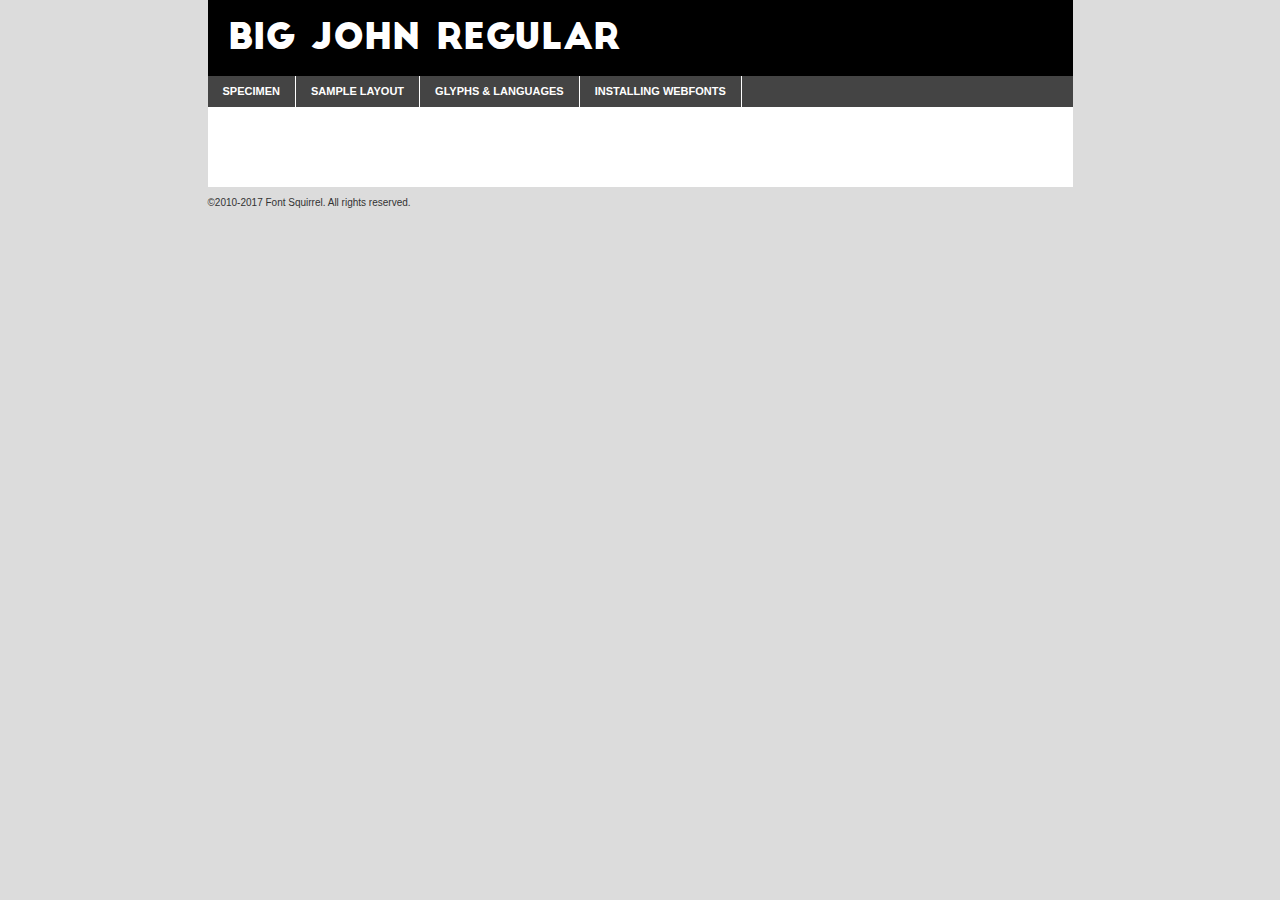
<file: fonts/bigjohn/big_john-demo.html>
<!DOCTYPE html PUBLIC "-//W3C//DTD XHTML 1.0 Transitional//EN"
	"http://www.w3.org/TR/xhtml1/DTD/xhtml1-transitional.dtd">

<html xmlns="http://www.w3.org/1999/xhtml" xml:lang="en" lang="en">
<head>
	<meta http-equiv="Content-Type" content="text/html; charset=utf-8" />
	<script src="http://ajax.googleapis.com/ajax/libs/jquery/1.7.2/jquery.min.js" type="text/javascript" charset="utf-8"></script>
	<script type="text/javascript">
	(function($){$.fn.easyTabs=function(option){var param=jQuery.extend({fadeSpeed:"fast",defaultContent:1,activeClass:'active'},option);$(this).each(function(){var thisId="#"+this.id;if(param.defaultContent==''){param.defaultContent=1;}
	if(typeof param.defaultContent=="number")
	{var defaultTab=$(thisId+" .tabs li:eq("+(param.defaultContent-1)+") a").attr('href').substr(1);}else{var defaultTab=param.defaultContent;}
	$(thisId+" .tabs li a").each(function(){var tabToHide=$(this).attr('href').substr(1);$("#"+tabToHide).addClass('easytabs-tab-content');});hideAll();changeContent(defaultTab);function hideAll(){$(thisId+" .easytabs-tab-content").hide();}
	function changeContent(tabId){hideAll();$(thisId+" .tabs li").removeClass(param.activeClass);$(thisId+" .tabs li a[href=#"+tabId+"]").closest('li').addClass(param.activeClass);if(param.fadeSpeed!="none")
	{$(thisId+" #"+tabId).fadeIn(param.fadeSpeed);}else{$(thisId+" #"+tabId).show();}}
	$(thisId+" .tabs li").click(function(){var tabId=$(this).find('a').attr('href').substr(1);changeContent(tabId);return false;});});}})(jQuery);
	</script>
	<link rel="stylesheet" href="specimen_files/specimen_stylesheet.css" type="text/css" charset="utf-8" />
	<link rel="stylesheet" href="stylesheet.css" type="text/css" charset="utf-8" />

	<style type="text/css">
					body{
				font-family: 'big_johnregular';
							}
		</style>

	<title>Big John Regular Specimen</title>
	
	
	<script type="text/javascript" charset="utf-8">
		$(document).ready(function() {
			$('#container').easyTabs({defaultContent:1});
		});
	</script>
</head>

<body>
<div id="container">
	<div id="header">
		Big John Regular	</div>
	<ul class="tabs">
		<li><a href="#specimen">Specimen</a></li>
		<li><a href="#layout">Sample Layout</a></li>
				<li><a href="#glyphs">Glyphs &amp; Languages</a></li>
		<li><a href="#installing">Installing Webfonts</a></li>
		
	</ul>
	
	<div id="main_content">

		
			<div id="specimen">
		
				<div class="section">
					<div class="grid12 firstcol">
						<div class="huge">AaBb</div>
					</div>
				</div>
		
				<div class="section">
					<div class="glyph_range">A&#x200B;B&#x200b;C&#x200b;D&#x200b;E&#x200b;F&#x200b;G&#x200b;H&#x200b;I&#x200b;J&#x200b;K&#x200b;L&#x200b;M&#x200b;N&#x200b;O&#x200b;P&#x200b;Q&#x200b;R&#x200b;S&#x200b;T&#x200b;U&#x200b;V&#x200b;W&#x200b;X&#x200b;Y&#x200b;Z&#x200b;a&#x200b;b&#x200b;c&#x200b;d&#x200b;e&#x200b;f&#x200b;g&#x200b;h&#x200b;i&#x200b;j&#x200b;k&#x200b;l&#x200b;m&#x200b;n&#x200b;o&#x200b;p&#x200b;q&#x200b;r&#x200b;s&#x200b;t&#x200b;u&#x200b;v&#x200b;w&#x200b;x&#x200b;y&#x200b;z&#x200b;1&#x200b;2&#x200b;3&#x200b;4&#x200b;5&#x200b;6&#x200b;7&#x200b;8&#x200b;9&#x200b;0&#x200b;&amp;&#x200b;.&#x200b;,&#x200b;?&#x200b;!&#x200b;&#64;&#x200b;(&#x200b;)&#x200b;#&#x200b;$&#x200b;%&#x200b;*&#x200b;+&#x200b;-&#x200b;=&#x200b;:&#x200b;;</div>
				</div>
				<div class="section">
					<div class="grid12 firstcol">
						<table class="sample_table">
							<tr><td>10</td><td class="size10">abcdefghijklmnopqrstuvwxyzABCDEFGHIJKLMNOPQRSTUVWXYZ0123456789abcdefghijklmnopqrstuvwxyzABCDEFGHIJKLMNOPQRSTUVWXYZ0123456789abcdefghijklmnopqrstuvwxyzABCDEFGHIJKLMNOPQRSTUVWXYZ</td></tr>
							<tr><td>11</td><td class="size11">abcdefghijklmnopqrstuvwxyzABCDEFGHIJKLMNOPQRSTUVWXYZ0123456789abcdefghijklmnopqrstuvwxyzABCDEFGHIJKLMNOPQRSTUVWXYZ0123456789abcdefghijklmnopqrstuvwxyzABCDEFGHIJKLMNOPQRSTUVWXYZ</td></tr>
							<tr><td>12</td><td class="size12">abcdefghijklmnopqrstuvwxyzABCDEFGHIJKLMNOPQRSTUVWXYZ0123456789abcdefghijklmnopqrstuvwxyzABCDEFGHIJKLMNOPQRSTUVWXYZ0123456789abcdefghijklmnopqrstuvwxyzABCDEFGHIJKLMNOPQRSTUVWXYZ</td></tr>
							<tr><td>13</td><td class="size13">abcdefghijklmnopqrstuvwxyzABCDEFGHIJKLMNOPQRSTUVWXYZ0123456789abcdefghijklmnopqrstuvwxyzABCDEFGHIJKLMNOPQRSTUVWXYZ0123456789abcdefghijklmnopqrstuvwxyzABCDEFGHIJKLMNOPQRSTUVWXYZ</td></tr>
							<tr><td>14</td><td class="size14">abcdefghijklmnopqrstuvwxyzABCDEFGHIJKLMNOPQRSTUVWXYZ0123456789abcdefghijklmnopqrstuvwxyzABCDEFGHIJKLMNOPQRSTUVWXYZ0123456789abcdefghijklmnopqrstuvwxyzABCDEFGHIJKLMNOPQRSTUVWXYZ</td></tr>
							<tr><td>16</td><td class="size16">abcdefghijklmnopqrstuvwxyzABCDEFGHIJKLMNOPQRSTUVWXYZ0123456789abcdefghijklmnopqrstuvwxyzABCDEFGHIJKLMNOPQRSTUVWXYZ</td></tr>
							<tr><td>18</td><td class="size18">abcdefghijklmnopqrstuvwxyzABCDEFGHIJKLMNOPQRSTUVWXYZ0123456789abcdefghijklmnopqrstuvwxyzABCDEFGHIJKLMNOPQRSTUVWXYZ</td></tr>
							<tr><td>20</td><td class="size20">abcdefghijklmnopqrstuvwxyzABCDEFGHIJKLMNOPQRSTUVWXYZ0123456789abcdefghijklmnopqrstuvwxyzABCDEFGHIJKLMNOPQRSTUVWXYZ</td></tr>
							<tr><td>24</td><td class="size24">abcdefghijklmnopqrstuvwxyzABCDEFGHIJKLMNOPQRSTUVWXYZ0123456789abcdefghijklmnopqrstuvwxyzABCDEFGHIJKLMNOPQRSTUVWXYZ</td></tr>
							<tr><td>30</td><td class="size30">abcdefghijklmnopqrstuvwxyzABCDEFGHIJKLMNOPQRSTUVWXYZ0123456789abcdefghijklmnopqrstuvwxyzABCDEFGHIJKLMNOPQRSTUVWXYZ</td></tr>
							<tr><td>36</td><td class="size36">abcdefghijklmnopqrstuvwxyzABCDEFGHIJKLMNOPQRSTUVWXYZ0123456789abcdefghijklmnopqrstuvwxyzABCDEFGHIJKLMNOPQRSTUVWXYZ</td></tr>
							<tr><td>48</td><td class="size48">abcdefghijklmnopqrstuvwxyzABCDEFGHIJKLMNOPQRSTUVWXYZ0123456789abcdefghijklmnopqrstuvwxyzABCDEFGHIJKLMNOPQRSTUVWXYZ</td></tr>
							<tr><td>60</td><td class="size60">abcdefghijklmnopqrstuvwxyzABCDEFGHIJKLMNOPQRSTUVWXYZ0123456789abcdefghijklmnopqrstuvwxyzABCDEFGHIJKLMNOPQRSTUVWXYZ</td></tr>
							<tr><td>72</td><td class="size72">abcdefghijklmnopqrstuvwxyzABCDEFGHIJKLMNOPQRSTUVWXYZ0123456789abcdefghijklmnopqrstuvwxyzABCDEFGHIJKLMNOPQRSTUVWXYZ</td></tr>
							<tr><td>90</td><td class="size90">abcdefghijklmnopqrstuvwxyzABCDEFGHIJKLMNOPQRSTUVWXYZ0123456789abcdefghijklmnopqrstuvwxyzABCDEFGHIJKLMNOPQRSTUVWXYZ</td></tr>
						</table>
				
					</div>
			
				</div>
		
		
		
								<div class="section" id="bodycomparison">


										<div id="xheight">
				<div class="fontbody">&#x25FC;&#x25FC;&#x25FC;&#x25FC;&#x25FC;&#x25FC;&#x25FC;&#x25FC;&#x25FC;&#x25FC;&#x25FC;&#x25FC;&#x25FC;&#x25FC;&#x25FC;&#x25FC;&#x25FC;&#x25FC;&#x25FC;&#x25FC;&#x25FC;&#x25FC;&#x25FC;&#x25FC;&#x25FC;&#x25FC;&#x25FC;&#x25FC;&#x25FC;&#x25FC;&#x25FC;&#x25FC;&#x25FC;&#x25FC;&#x25FC;&#x25FC;&#x25FC;&#x25FC;&#x25FC;&#x25FC;&#x25FC;&#x25FC;&#x25FC;&#x25FC;&#x25FC;&#x25FC;&#x25FC;&#x25FC;&#x25FC;&#x25FC;&#x25FC;&#x25FC;&#x25FC;&#x25FC;&#x25FC;&#x25FC;&#x25FC;&#x25FC;&#x25FC;&#x25FC;&#x25FC;&#x25FC;&#x25FC;&#x25FC;&#x25FC;&#x25FC;&#x25FC;&#x25FC;&#x25FC;&#x25FC;&#x25FC;&#x25FC;&#x25FC;&#x25FC;&#x25FC;&#x25FC;&#x25FC;&#x25FC;&#x25FC;&#x25FC;&#x25FC;&#x25FC;&#x25FC;&#x25FC;&#x25FC;&#x25FC;&#x25FC;&#x25FC;&#x25FC;&#x25FC;&#x25FC;&#x25FC;&#x25FC;&#x25FC;&#x25FC;&#x25FC;&#x25FC;&#x25FC;&#x25FC;body</div><div class="arialbody">body</div><div class="verdanabody">body</div><div class="georgiabody">body</div></div>
										<div class="fontbody" style="z-index:1">
											body<span>Big John Regular</span>
										</div>
										<div class="arialbody" style="z-index:1">
											body<span>Arial</span>
										</div>
										<div class="verdanabody" style="z-index:1">
											body<span>Verdana</span>
										</div>
										<div class="georgiabody" style="z-index:1">
											body<span>Georgia</span>
										</div>



								</div>
		
		
				<div class="section psample psample_row1" id="">
					
					<div class="grid2 firstcol">
						<p class="size10"><span>10.</span>Aenean lacinia bibendum nulla sed consectetur. Fusce dapibus, tellus ac cursus commodo, tortor mauris condimentum nibh, ut fermentum massa justo sit amet risus. Nullam id dolor id nibh ultricies vehicula ut id elit. Cum sociis natoque penatibus et magnis dis parturient montes, nascetur ridiculus mus. Nulla vitae elit libero, a pharetra augue.</p>
			
					</div>
					<div class="grid3">
						<p class="size11"><span>11.</span>Aenean lacinia bibendum nulla sed consectetur. Fusce dapibus, tellus ac cursus commodo, tortor mauris condimentum nibh, ut fermentum massa justo sit amet risus. Nullam id dolor id nibh ultricies vehicula ut id elit. Cum sociis natoque penatibus et magnis dis parturient montes, nascetur ridiculus mus. Nulla vitae elit libero, a pharetra augue.</p>
			
					</div>
					<div class="grid3">
						<p class="size12"><span>12.</span>Aenean lacinia bibendum nulla sed consectetur. Fusce dapibus, tellus ac cursus commodo, tortor mauris condimentum nibh, ut fermentum massa justo sit amet risus. Nullam id dolor id nibh ultricies vehicula ut id elit. Cum sociis natoque penatibus et magnis dis parturient montes, nascetur ridiculus mus. Nulla vitae elit libero, a pharetra augue.</p>
			
					</div>
					<div class="grid4">
						<p class="size13"><span>13.</span>Aenean lacinia bibendum nulla sed consectetur. Fusce dapibus, tellus ac cursus commodo, tortor mauris condimentum nibh, ut fermentum massa justo sit amet risus. Nullam id dolor id nibh ultricies vehicula ut id elit. Cum sociis natoque penatibus et magnis dis parturient montes, nascetur ridiculus mus. Nulla vitae elit libero, a pharetra augue.</p>
			
					</div>
					<div class="white_blend"></div>
					
				</div>
				<div class="section psample psample_row2" id="">
					<div class="grid3 firstcol">
						<p class="size14"><span>14.</span>Aenean lacinia bibendum nulla sed consectetur. Fusce dapibus, tellus ac cursus commodo, tortor mauris condimentum nibh, ut fermentum massa justo sit amet risus. Nullam id dolor id nibh ultricies vehicula ut id elit. Cum sociis natoque penatibus et magnis dis parturient montes, nascetur ridiculus mus. Nulla vitae elit libero, a pharetra augue.</p>
			
					</div>
					<div class="grid4">
						<p class="size16"><span>16.</span>Aenean lacinia bibendum nulla sed consectetur. Fusce dapibus, tellus ac cursus commodo, tortor mauris condimentum nibh, ut fermentum massa justo sit amet risus. Nullam id dolor id nibh ultricies vehicula ut id elit. Cum sociis natoque penatibus et magnis dis parturient montes, nascetur ridiculus mus. Nulla vitae elit libero, a pharetra augue.</p>
			
					</div>
					<div class="grid5">
						<p class="size18"><span>18.</span>Aenean lacinia bibendum nulla sed consectetur. Fusce dapibus, tellus ac cursus commodo, tortor mauris condimentum nibh, ut fermentum massa justo sit amet risus. Nullam id dolor id nibh ultricies vehicula ut id elit. Cum sociis natoque penatibus et magnis dis parturient montes, nascetur ridiculus mus. Nulla vitae elit libero, a pharetra augue.</p>
			
					</div>

					<div class="white_blend"></div>

				</div>
				
				<div class="section psample psample_row3" id="">
					<div class="grid5 firstcol">
						<p class="size20"><span>20.</span>Aenean lacinia bibendum nulla sed consectetur. Fusce dapibus, tellus ac cursus commodo, tortor mauris condimentum nibh, ut fermentum massa justo sit amet risus. Nullam id dolor id nibh ultricies vehicula ut id elit. Cum sociis natoque penatibus et magnis dis parturient montes, nascetur ridiculus mus. Nulla vitae elit libero, a pharetra augue.</p>
					</div>
					<div class="grid7">
						<p class="size24"><span>24.</span>Aenean lacinia bibendum nulla sed consectetur. Fusce dapibus, tellus ac cursus commodo, tortor mauris condimentum nibh, ut fermentum massa justo sit amet risus. Nullam id dolor id nibh ultricies vehicula ut id elit. Cum sociis natoque penatibus et magnis dis parturient montes, nascetur ridiculus mus. Nulla vitae elit libero, a pharetra augue.</p>
					</div>
					
					<div class="white_blend"></div>
					
				</div>
				
				<div class="section psample psample_row4" id="">
					<div class="grid12 firstcol">
						<p class="size30"><span>30.</span>Aenean lacinia bibendum nulla sed consectetur. Fusce dapibus, tellus ac cursus commodo, tortor mauris condimentum nibh, ut fermentum massa justo sit amet risus. Nullam id dolor id nibh ultricies vehicula ut id elit. Cum sociis natoque penatibus et magnis dis parturient montes, nascetur ridiculus mus. Nulla vitae elit libero, a pharetra augue.</p>
					</div>
					<div class="white_blend"></div>
					
				</div>
				
				
				
				<div class="section psample psample_row1 fullreverse">
					<div class="grid2 firstcol">
						<p class="size10"><span>10.</span>Aenean lacinia bibendum nulla sed consectetur. Fusce dapibus, tellus ac cursus commodo, tortor mauris condimentum nibh, ut fermentum massa justo sit amet risus. Nullam id dolor id nibh ultricies vehicula ut id elit. Cum sociis natoque penatibus et magnis dis parturient montes, nascetur ridiculus mus. Nulla vitae elit libero, a pharetra augue.</p>
			
					</div>
					<div class="grid3">
						<p class="size11"><span>11.</span>Aenean lacinia bibendum nulla sed consectetur. Fusce dapibus, tellus ac cursus commodo, tortor mauris condimentum nibh, ut fermentum massa justo sit amet risus. Nullam id dolor id nibh ultricies vehicula ut id elit. Cum sociis natoque penatibus et magnis dis parturient montes, nascetur ridiculus mus. Nulla vitae elit libero, a pharetra augue.</p>
			
					</div>
					<div class="grid3">
						<p class="size12"><span>12.</span>Aenean lacinia bibendum nulla sed consectetur. Fusce dapibus, tellus ac cursus commodo, tortor mauris condimentum nibh, ut fermentum massa justo sit amet risus. Nullam id dolor id nibh ultricies vehicula ut id elit. Cum sociis natoque penatibus et magnis dis parturient montes, nascetur ridiculus mus. Nulla vitae elit libero, a pharetra augue.</p>
			
					</div>
					<div class="grid4">
						<p class="size13"><span>13.</span>Aenean lacinia bibendum nulla sed consectetur. Fusce dapibus, tellus ac cursus commodo, tortor mauris condimentum nibh, ut fermentum massa justo sit amet risus. Nullam id dolor id nibh ultricies vehicula ut id elit. Cum sociis natoque penatibus et magnis dis parturient montes, nascetur ridiculus mus. Nulla vitae elit libero, a pharetra augue.</p>
			
					</div>
					<div class="black_blend"></div>
					
				</div>
				
				<div class="section psample psample_row2 fullreverse">
					<div class="grid3 firstcol">
						<p class="size14"><span>14.</span>Aenean lacinia bibendum nulla sed consectetur. Fusce dapibus, tellus ac cursus commodo, tortor mauris condimentum nibh, ut fermentum massa justo sit amet risus. Nullam id dolor id nibh ultricies vehicula ut id elit. Cum sociis natoque penatibus et magnis dis parturient montes, nascetur ridiculus mus. Nulla vitae elit libero, a pharetra augue.</p>
			
					</div>
					<div class="grid4">
						<p class="size16"><span>16.</span>Aenean lacinia bibendum nulla sed consectetur. Fusce dapibus, tellus ac cursus commodo, tortor mauris condimentum nibh, ut fermentum massa justo sit amet risus. Nullam id dolor id nibh ultricies vehicula ut id elit. Cum sociis natoque penatibus et magnis dis parturient montes, nascetur ridiculus mus. Nulla vitae elit libero, a pharetra augue.</p>
			
					</div>
					<div class="grid5">
						<p class="size18"><span>18.</span>Aenean lacinia bibendum nulla sed consectetur. Fusce dapibus, tellus ac cursus commodo, tortor mauris condimentum nibh, ut fermentum massa justo sit amet risus. Nullam id dolor id nibh ultricies vehicula ut id elit. Cum sociis natoque penatibus et magnis dis parturient montes, nascetur ridiculus mus. Nulla vitae elit libero, a pharetra augue.</p>
			
					</div>
					<div class="black_blend"></div>

				</div>
				
				<div class="section psample fullreverse psample_row3" id="">
					<div class="grid5 firstcol">
						<p class="size20"><span>20.</span>Aenean lacinia bibendum nulla sed consectetur. Fusce dapibus, tellus ac cursus commodo, tortor mauris condimentum nibh, ut fermentum massa justo sit amet risus. Nullam id dolor id nibh ultricies vehicula ut id elit. Cum sociis natoque penatibus et magnis dis parturient montes, nascetur ridiculus mus. Nulla vitae elit libero, a pharetra augue.</p>
					</div>
					<div class="grid7">
						<p class="size24"><span>24.</span>Aenean lacinia bibendum nulla sed consectetur. Fusce dapibus, tellus ac cursus commodo, tortor mauris condimentum nibh, ut fermentum massa justo sit amet risus. Nullam id dolor id nibh ultricies vehicula ut id elit. Cum sociis natoque penatibus et magnis dis parturient montes, nascetur ridiculus mus. Nulla vitae elit libero, a pharetra augue.</p>
					</div>
					
					<div class="black_blend"></div>
					
				</div>
				
				<div class="section psample fullreverse psample_row4" id="" style="border-bottom: 20px #000 solid;">
					<div class="grid12 firstcol">
						<p class="size30"><span>30.</span>Aenean lacinia bibendum nulla sed consectetur. Fusce dapibus, tellus ac cursus commodo, tortor mauris condimentum nibh, ut fermentum massa justo sit amet risus. Nullam id dolor id nibh ultricies vehicula ut id elit. Cum sociis natoque penatibus et magnis dis parturient montes, nascetur ridiculus mus. Nulla vitae elit libero, a pharetra augue.</p>
					</div>
					<div class="black_blend"></div>
					
				</div>
				
				
				
				
			</div>
			
			<div id="layout">
				
				<div class="section">
					
					<div class="grid12 firstcol">
						<h1>Lorem Ipsum Dolor</h1>
						<h2>Etiam porta sem malesuada magna mollis euismod</h2>
						
						<p class="byline">By <a href="#link">Aenean Lacinia</a></p>
					</div>
				</div>
				<div class="section">
					<div class="grid8 firstcol">
						<p class="large">Donec sed odio dui. Morbi leo risus, porta ac consectetur ac, vestibulum at eros. Fusce dapibus, tellus ac cursus commodo, tortor mauris condimentum nibh, ut fermentum massa justo sit amet risus. </p>

						
						<h3>Pellentesque ornare sem</h3>

						<p>Maecenas sed diam eget risus varius blandit sit amet non magna. Maecenas faucibus mollis interdum. Donec ullamcorper nulla non metus auctor fringilla. Nullam id dolor id nibh ultricies vehicula ut id elit. Nullam id dolor id nibh ultricies vehicula ut id elit. </p>

						<p>Aenean eu leo quam. Pellentesque ornare sem lacinia quam venenatis vestibulum. Lorem ipsum dolor sit amet, consectetur adipiscing elit. Cum sociis natoque penatibus et magnis dis parturient montes, nascetur ridiculus mus. </p>

						<p>Nulla vitae elit libero, a pharetra augue. Praesent commodo cursus magna, vel scelerisque nisl consectetur et. Aenean lacinia bibendum nulla sed consectetur. </p>

						<p>Nullam quis risus eget urna mollis ornare vel eu leo. Nullam quis risus eget urna mollis ornare vel eu leo. Maecenas sed diam eget risus varius blandit sit amet non magna. Donec ullamcorper nulla non metus auctor fringilla. </p>

						<h3>Cras mattis consectetur</h3>

						<p>Aenean eu leo quam. Pellentesque ornare sem lacinia quam venenatis vestibulum. Aenean lacinia bibendum nulla sed consectetur. Integer posuere erat a ante venenatis dapibus posuere velit aliquet. Cras mattis consectetur purus sit amet fermentum. </p>

						<p>Nullam id dolor id nibh ultricies vehicula ut id elit. Nullam quis risus eget urna mollis ornare vel eu leo. Cras mattis consectetur purus sit amet fermentum.</p>
					</div>
					
					<div class="grid4 sidebar">
						
						<div class="box reverse">
							<p class="last">Nullam quis risus eget urna mollis ornare vel eu leo. Donec ullamcorper nulla non metus auctor fringilla. Cras mattis consectetur purus sit amet fermentum. Sed posuere consectetur est at lobortis. Lorem ipsum dolor sit amet, consectetur adipiscing elit. </p>
						</div>
						
						<p class="caption">Maecenas sed diam eget risus varius.</p>

						<p>Vestibulum id ligula porta felis euismod semper. Integer posuere erat a ante venenatis dapibus posuere velit aliquet. Vestibulum id ligula porta felis euismod semper. Sed posuere consectetur est at lobortis. Maecenas sed diam eget risus varius blandit sit amet non magna. Fusce dapibus, tellus ac cursus commodo, tortor mauris condimentum nibh, ut fermentum massa justo sit amet risus. </p>

					

						<p>Duis mollis, est non commodo luctus, nisi erat porttitor ligula, eget lacinia odio sem nec elit. Aenean lacinia bibendum nulla sed consectetur. Vivamus sagittis lacus vel augue laoreet rutrum faucibus dolor auctor. Aenean lacinia bibendum nulla sed consectetur. Nullam quis risus eget urna mollis ornare vel eu leo. </p>

						<p>Praesent commodo cursus magna, vel scelerisque nisl consectetur et. Donec ullamcorper nulla non metus auctor fringilla. Maecenas faucibus mollis interdum. Fusce dapibus, tellus ac cursus commodo, tortor mauris condimentum nibh, ut fermentum massa justo sit amet risus. </p>

					</div>
				</div>
				
			</div>


			



		<div id="glyphs">
			<div class="section">
				<div class="grid12 firstcol">
			
				<h1>Language Support</h1>
				<p>The subset of Big John Regular in this kit supports the following languages:<br />
			
					English, Arrernte, Bislama, Cebuano, Fijian, Gilbertese, Hmong, Ibanag, Iloko_ilokano, Interglossa_glosa, Interlingua, Lojban, Norfolk_pitcairnese, Oromo, Rotokas, Seychelles_creole, Shona, Somali, Southern_ndebele, Swahili, Swati_swazi, Tok_pisin, Warlpiri, Xhosa, Zulu, Latinbasic, Demo				</p>
				<h1>Glyph Chart</h1>
				<p>The subset of Big John Regular in this kit includes all the glyphs listed below. Unicode entities are included above each glyph to help you insert individual characters into your layout.</p>
				<div id="glyph_chart">
			
																				 <div><p>&amp;#32;</p>&#32;</div>
																				 <div><p>&amp;#33;</p>&#33;</div>
																				 <div><p>&amp;#36;</p>&#36;</div>
																				 <div><p>&amp;#37;</p>&#37;</div>
																				 <div><p>&amp;#38;</p>&#38;</div>
																				 <div><p>&amp;#40;</p>&#40;</div>
																				 <div><p>&amp;#41;</p>&#41;</div>
																				 <div><p>&amp;#43;</p>&#43;</div>
																				 <div><p>&amp;#44;</p>&#44;</div>
																				 <div><p>&amp;#45;</p>&#45;</div>
																				 <div><p>&amp;#46;</p>&#46;</div>
																				 <div><p>&amp;#47;</p>&#47;</div>
																				 <div><p>&amp;#48;</p>&#48;</div>
																				 <div><p>&amp;#49;</p>&#49;</div>
																				 <div><p>&amp;#50;</p>&#50;</div>
																				 <div><p>&amp;#51;</p>&#51;</div>
																				 <div><p>&amp;#52;</p>&#52;</div>
																				 <div><p>&amp;#53;</p>&#53;</div>
																				 <div><p>&amp;#54;</p>&#54;</div>
																				 <div><p>&amp;#55;</p>&#55;</div>
																				 <div><p>&amp;#56;</p>&#56;</div>
																				 <div><p>&amp;#57;</p>&#57;</div>
																				 <div><p>&amp;#58;</p>&#58;</div>
																				 <div><p>&amp;#59;</p>&#59;</div>
																				 <div><p>&amp;#61;</p>&#61;</div>
																				 <div><p>&amp;#63;</p>&#63;</div>
																				 <div><p>&amp;#65;</p>&#65;</div>
																				 <div><p>&amp;#66;</p>&#66;</div>
																				 <div><p>&amp;#67;</p>&#67;</div>
																				 <div><p>&amp;#68;</p>&#68;</div>
																				 <div><p>&amp;#69;</p>&#69;</div>
																				 <div><p>&amp;#70;</p>&#70;</div>
																				 <div><p>&amp;#71;</p>&#71;</div>
																				 <div><p>&amp;#72;</p>&#72;</div>
																				 <div><p>&amp;#73;</p>&#73;</div>
																				 <div><p>&amp;#74;</p>&#74;</div>
																				 <div><p>&amp;#75;</p>&#75;</div>
																				 <div><p>&amp;#76;</p>&#76;</div>
																				 <div><p>&amp;#77;</p>&#77;</div>
																				 <div><p>&amp;#78;</p>&#78;</div>
																				 <div><p>&amp;#79;</p>&#79;</div>
																				 <div><p>&amp;#80;</p>&#80;</div>
																				 <div><p>&amp;#81;</p>&#81;</div>
																				 <div><p>&amp;#82;</p>&#82;</div>
																				 <div><p>&amp;#83;</p>&#83;</div>
																				 <div><p>&amp;#84;</p>&#84;</div>
																				 <div><p>&amp;#85;</p>&#85;</div>
																				 <div><p>&amp;#86;</p>&#86;</div>
																				 <div><p>&amp;#87;</p>&#87;</div>
																				 <div><p>&amp;#88;</p>&#88;</div>
																				 <div><p>&amp;#89;</p>&#89;</div>
																				 <div><p>&amp;#90;</p>&#90;</div>
																				 <div><p>&amp;#91;</p>&#91;</div>
																				 <div><p>&amp;#92;</p>&#92;</div>
																				 <div><p>&amp;#93;</p>&#93;</div>
																				 <div><p>&amp;#95;</p>&#95;</div>
																				 <div><p>&amp;#97;</p>&#97;</div>
																				 <div><p>&amp;#98;</p>&#98;</div>
																				 <div><p>&amp;#99;</p>&#99;</div>
																				 <div><p>&amp;#100;</p>&#100;</div>
																				 <div><p>&amp;#101;</p>&#101;</div>
																				 <div><p>&amp;#102;</p>&#102;</div>
																				 <div><p>&amp;#103;</p>&#103;</div>
																				 <div><p>&amp;#104;</p>&#104;</div>
																				 <div><p>&amp;#105;</p>&#105;</div>
																				 <div><p>&amp;#106;</p>&#106;</div>
																				 <div><p>&amp;#107;</p>&#107;</div>
																				 <div><p>&amp;#108;</p>&#108;</div>
																				 <div><p>&amp;#109;</p>&#109;</div>
																				 <div><p>&amp;#110;</p>&#110;</div>
																				 <div><p>&amp;#111;</p>&#111;</div>
																				 <div><p>&amp;#112;</p>&#112;</div>
																				 <div><p>&amp;#113;</p>&#113;</div>
																				 <div><p>&amp;#114;</p>&#114;</div>
																				 <div><p>&amp;#115;</p>&#115;</div>
																				 <div><p>&amp;#116;</p>&#116;</div>
																				 <div><p>&amp;#117;</p>&#117;</div>
																				 <div><p>&amp;#118;</p>&#118;</div>
																				 <div><p>&amp;#119;</p>&#119;</div>
																				 <div><p>&amp;#120;</p>&#120;</div>
																				 <div><p>&amp;#121;</p>&#121;</div>
																				 <div><p>&amp;#122;</p>&#122;</div>
																				 <div><p>&amp;#160;</p>&#160;</div>
																				 <div><p>&amp;#161;</p>&#161;</div>
																				 <div><p>&amp;#173;</p>&#173;</div>
																				 <div><p>&amp;#191;</p>&#191;</div>
																				 <div><p>&amp;#8192;</p>&#8192;</div>
																				 <div><p>&amp;#8193;</p>&#8193;</div>
																				 <div><p>&amp;#8194;</p>&#8194;</div>
																				 <div><p>&amp;#8195;</p>&#8195;</div>
																				 <div><p>&amp;#8196;</p>&#8196;</div>
																				 <div><p>&amp;#8197;</p>&#8197;</div>
																				 <div><p>&amp;#8198;</p>&#8198;</div>
																				 <div><p>&amp;#8199;</p>&#8199;</div>
																				 <div><p>&amp;#8200;</p>&#8200;</div>
																				 <div><p>&amp;#8201;</p>&#8201;</div>
																				 <div><p>&amp;#8202;</p>&#8202;</div>
																				 <div><p>&amp;#8208;</p>&#8208;</div>
																				 <div><p>&amp;#8209;</p>&#8209;</div>
																				 <div><p>&amp;#8210;</p>&#8210;</div>
																				 <div><p>&amp;#8211;</p>&#8211;</div>
																				 <div><p>&amp;#8212;</p>&#8212;</div>
																				 <div><p>&amp;#8216;</p>&#8216;</div>
																				 <div><p>&amp;#8217;</p>&#8217;</div>
																				 <div><p>&amp;#8220;</p>&#8220;</div>
																				 <div><p>&amp;#8221;</p>&#8221;</div>
																				 <div><p>&amp;#8239;</p>&#8239;</div>
																				 <div><p>&amp;#8287;</p>&#8287;</div>
																				 <div><p>&amp;#9724;</p>&#9724;</div>
																																																</div>	
				</div>
		
		
			</div>
		</div>
		
		
		<div id="specs">
			
		</div>
	
		<div id="installing">
			<div class="section">
				<div class="grid7 firstcol">
					<h1>Installing Webfonts</h1>
					
					<p>Webfonts are supported by all major browser platforms but not all in the same way. There are currently four different font formats that must be included in order to target all browsers. This includes TTF, WOFF, EOT and SVG.</p>
					
					<h2>1. Upload your webfonts</h2>
					<p>You must upload your webfont kit to your website. They should be in or near the same directory as your CSS files.</p>
					
					<h2>2. Include the webfont stylesheet</h2>
					<p>A special CSS @font-face declaration helps the various browsers select the appropriate font it needs without causing you a bunch of headaches. Learn more about this syntax by reading the <a href="https://www.fontspring.com/blog/further-hardening-of-the-bulletproof-syntax">Fontspring blog post</a> about it. The code for it is as follows:</p>


<code>
@font-face{ 
	font-family: 'MyWebFont';
	src: url('WebFont.eot');
	src: url('WebFont.eot?#iefix') format('embedded-opentype'),
	     url('WebFont.woff') format('woff'),
	     url('WebFont.ttf') format('truetype'),
	     url('WebFont.svg#webfont') format('svg');
}
</code>

	<p>We've already gone ahead and generated the code for you. All you have to do is link to the stylesheet in your HTML, like this:</p>
	<code>&lt;link rel=&quot;stylesheet&quot; href=&quot;stylesheet.css&quot; type=&quot;text/css&quot; charset=&quot;utf-8&quot; /&gt;</code>

					<h2>3. Modify your own stylesheet</h2>
					<p>To take advantage of your new fonts, you must tell your stylesheet to use them. Look at the original @font-face declaration above and find the property called "font-family." The name linked there will be what you use to reference the font. Prepend that webfont name to the font stack in the "font-family" property, inside the selector you want to change. For example:</p>
<code>p { font-family: 'WebFont', Arial, sans-serif; }</code>

<h2>4. Test</h2>
<p>Getting webfonts to work cross-browser <em>can</em> be tricky. Use the information in the sidebar to help you if you find that fonts aren't loading in a particular browser.</p>
				</div>
				
				<div class="grid5 sidebar">
					<div class="box">
						<h2>Troubleshooting<br />Font-Face Problems</h2>
						<p>Having trouble getting your webfonts to load in your new website? Here are some tips to sort out what might be the problem.</p>

						<h3>Fonts not showing in any browser</h3>

						<p>This sounds like you need to work on the plumbing. You either did not upload the fonts to the correct directory, or you did not link the fonts properly in the CSS. If you've confirmed that all this is correct and you still have a problem, take a look at your .htaccess file and see if requests are getting intercepted.</p>

						<h3>Fonts not loading in iPhone or iPad</h3>

						<p>The most common problem here is that you are serving the fonts from an IIS server. IIS refuses to serve files that have unknown MIME types. If that is the case, you must set the MIME type for SVG to "image/svg+xml" in the server settings. Follow these instructions from Microsoft if you need help.</p>

						<h3>Fonts not loading in Firefox</h3>

						<p>The primary reason for this failure? You are still using a version Firefox older than 3.5. So upgrade already! If that isn't it, then you are very likely serving fonts from a different domain. Firefox requires that all font assets be served from the same domain. Lastly it is possible that you need to add WOFF to your list of MIME types (if you are serving via IIS.)</p>

						<h3>Fonts not loading in IE</h3>

						<p>Are you looking at Internet Explorer on an actual Windows machine or are you cheating by using a service like Adobe BrowserLab? Many of these screenshot services do not render @font-face for IE. Best to test it on a real machine.</p>

						<h3>Fonts not loading in IE9</h3>

						<p>IE9, like Firefox, requires that fonts be served from the same domain as the website. Make sure that is the case.</p>
					</div>
				</div>
			</div>
			
		</div>
	
	</div>
	<div id="footer">
		<p>&copy;2010-2017 Font Squirrel. All rights reserved.</p>
	</div>
</div>
</body>
</html>
</file>
<file: css/experience.css>
.logo_container {
  width: 90%;
  margin:auto;
}

.logo {
  width: 100%;
}

.logo>img {
  display: block;
  margin:auto;
  max-width: 80%;
  padding-top: 20px;
  padding-bottom: 20px;
}

.bottom_space{
  width: 0%;
}

@media screen and (min-width: 550px) {
  .top_row {
    width: 33.33333%
  }

  .bottom_row {
    width: 33.33333%;
  }

  .bottom_space {
    width: 16%;
  }
}
</file>
<file: css/contact.css>
.contact {
  width: 100%;
  padding-top:100px;
  padding-bottom:100px;
  margin-top: 0px;
  margin-bottom: 0px;
  background-color: #A5C0F3;
  color: white;
  text-align: center;
}

.contact>ul>li>a, .contact>div>div>p>a {
  color: white;
}

.contact_info {
  padding-top: 40px;
}

.social-btn {
  font-size: 50px;
  padding: 15px;
  color: white;
}
</file>
<file: css/skills.css>
.skill_title {
  font-weight: bold;
  margin: auto;
  font-size: 4em;
  text-align: left;
  width: 90%;
  padding-top: 40px;
  margin-right: 5%;
  padding-bottom: 40px;
}

.skill_list {
  width: 100%;
  order: 1;
}

@media screen and (min-width: 550px) {
  .skill_list {
    order: -1;
    width:60%;
  }

  .skill_title {
    text-align: right;
    width: 35%;
    padding: 0;
  }
}
</file>
<file: css/portfolio.css>
.img_wrap {
  position: relative;
  text-align: center;
}

.outer {
  display: table;
  position: relative;
  top: 0;
  left: 0;
}

.middle {
  display: table-cell;
  vertical-align: middle;
}

.img_img {
  max-height: 40vh;
}

.img_description {
  transition: .2s;
  transform: translateY(1em);
}

.img_wrap:hover .img_description {
  transform: translateY(0);
}

.img_wrap:hover {
  visibility: visible;
  opacity: 1;
}

.layer {
  position: absolute;
  top: 0;
  bottom: 0;
  left: 0;
  right: 0;
  display: flex;
  align-items: center;
  justify-content: center;
  visibility: hidden;
  transition: opacity .2s, visibility .2s;
}

.img_wrap:hover .layer {
  visibility: visible;
  opacity: 1;
}

.box {
  width: 100%;
  height: 50vh;
  font-family: Big_John;
  min-height: 150px;
  color: white;
}

@media screen and (min-width: 700px) {
  .img_description {
    font-size: 2em;
  }
}

@media screen and (min-width: 900px) {
  .img_description {
    font-size: 2.5em;
  }
}

@media screen and (min-width: 1100px) {
  .img_description {
    font-size: 3em;
  }
}

/* Colors */
.mixr {
  background-color: #FAFAFA;
}

.womb_defender {
  background-color: #D93F3F;
}

.popcorn_priests {
  background-color: #B0D8FF;
}

.boilerplate {
  background-color: #FFFFFF;
}

.dribbble {
  background-color: #EA4C89;
}

.max_rep {
  background-color: #000000;
}

.baton_rouge {
  background-color: #DFDFDF;
}

.mixr_layer {
  background-color: rgba(0,0,0,0.5);
}

.wd_layer {
  background-color: rgba(217,63,63,0.6);
}

.pp_layer {
  background-color: rgba(176,216,255,0.6);
}

.bp_layer {
  background-color: rgba(255,255,255,0.6);
  color: black;
}

.dribbble_layer {
  background-color: rgba(234,76,137,0.6);
}

.mr_layer {
  background-color: rgba(0,0,0,0.6);
}

.br_layer {
  background-color: rgba(223,223,223,0.6);
  color: black;
}
</file>
<file: css/splash.css>
.z_logo {
  max-height: 30%;
  display: none;
  bottom: 0px;
  right: 0px;
  position: absolute;
  z-index: -10;
}

.splash {
  position: relative;
}

.no_top {
  padding-top: 0px;
  padding-bottom: 40px;
}

@media screen and (min-height: 580px) {
  .z_logo {
    display: block;
  }

  .splash {
    height: calc(100vh - 47px);
    width: 100vw;
  }
}

@media screen and (min-width: 800px) {
  .z_logo {
    max-height: 40%;
  }
}

@media screen and (min-width: 1100px) {
  .z_logo {
    max-height: 50%;
  }
}

@media screen and (min-width: 1350px) {
  .z_logo {
    max-height: 80%;
  }
}
</file>
<file: css/nav.css>
.topnav {
  font-size: 1.5em;
  background-color: none;
  overflow: hidden;
}

/* nav options */
.topnav a {
  float: right;
  display: block;
  color: black;
  text-align: center;
  padding: 12px 16px;
  text-decoration: none;
  font-size: 1.25em;
}

.topnav a:hover, .projects_list>li>a:hover, .overview_content>a:hover {
  color: #A5C0F3;
}

.topnav .active {
  color: #A5C0F3;
}

.topnav .icon {
  display: none;
  color: #A5C0F3;
}

.responsive {
  position: relative;
}

/* When the screen is less than 600 pixels wide, hide all links.
Show the link that contains the topnav (.icon) */
@media screen and (max-width: 600px) {
  .topnav {
    padding-right: 0;
  }

  /* hide navbar items */
  .topnav a {
    display: none;
  }

  /* show hamburger icon */
  .topnav .icon {
    float: right;
    display: block;
  }

  /* put hamburger icon in top right */
  .responsive .icon {
    position: absolute;
    right: 0;
    top: 0;
  }

  /* show hamburger options */
  .responsive a {
    float: none;
    display: block;
    text-align: left;
  }
}
</file>
<file: css/main.css>
@font-face {
  font-family: "Big_John";
    src: url('https://zuheirsagha.github.io/fonts/bigjohn/big_john-webfont.woff2') format('woff2'),
         url('https://zuheirsagha.github.io/fonts/bigjohn/big_john-webfont.woff') format('woff');
    font-weight: normal;
    font-style: normal;

}

@font-face {
    font-family: 'A_Pomp';
    src: url('../fonts/apomp/a_pomp-webfont.woff2') format('woff2'),
         url('../fonts/apomp/a_pomp-webfont.woff') format('woff');
    font-weight: normal;
    font-style: normal;
}

hr {
  width:200px;
  margin: 40px auto;
  border: 1px solid gray;
  border-radius: 5px;
}

html {
  scroll-behavior: smooth;
}

html, body, section, .container {
  font-family: A_Pomp;
  width: 100vw;
  margin: 0;
  padding: 0;
}

section {
  margin-top: 40px;
  margin-bottom: 40px;
}

h1, h2, h3, ul, .title, .topnav {
  max-width: 90%;
  margin:auto;
  padding: 0;
}

h1 {
  font-size: 4em;
}

.top {
  padding-top: 20px;
}

p, ol {
  width: 600px;
  max-width: 80%;
  margin:auto;
  margin-top:12px;
  margin-bottom:12px;
  font-size: 1.5em;
}

ol {
  padding-top: 15px;
  padding-bottom: 15px;
}

img {
  max-width: 100%;
}

ul li {
  display: inline;
}

a:hover, a>i:hover, p>a:hover, .contact>div>div>p>a:hover {
  color: #6B7DA0;
}

.center {
  text-align: center;
}

a:link, a:visited {
  text-decoration: none;
  color: #000000;
}

.active {
  color: #A5C0F3 !important;
}

.title {
  font-weight: bold;
  font-size: 3.5em;
  text-align: left;
  padding-bottom: 40px;
}

.sixty_container {
  width: 60%;
  margin: auto;
}

.ninety_container {
    width: 90%;
    margin:auto;
}

.seventy_container {
  width: 70%;
  margin: auto;
}

.subtitle {
  font-size: 2em;
  text-align: center;
}

.flex {
  display: flex;
  flex-wrap: wrap;
}

.third, .quarter, .fifty {
  width: 100%;
  text-align: center;
}

.space {
  width: 100%;
  height:40px;
}

.first_order {
  order: -1;
}

@media screen and (min-width: 550px) {
  .third {
    width: 50%;
  }

  .quarter {
    width: 50%;
  }

  .first_order {
    order: 1;
  }
}

@media screen and (min-width: 1000px) {
  .third {
    width: 33.33333333%;
  }
}

.simple_third {
  width: 100%;
}

@media screen and (min-width: 900px) {
  .simple_third {
    width: 33.3333%;
  }
  .quarter {
    width: 25%;
  }
}

@media screen and (min-width: 550px) {
  .fifty {
    width: 50%;
  }
}

@media screen and (min-width: 600px) {
  h1 {
    font-size: 7em;
  }

  .top {
    padding-top: 100px;
  }
}

@media screen and (min-width: 800px) {
  h1 {
    font-size: 9em;
  }
}
</file>
<file: css/projects.css>
.img_margin {
  margin: 20px;
  width: calc((100% - 40px));
}

.project_title {
  text-align: center;
  font-size: 2em;
}

.cover_image {
  align-self: center;
  margin: 40px auto;
  max-width: 90%;
  height: auto;
}

.projects_list {
  text-align: center;
  font-size:1.5em;
}

.projects_list>li {
  margin: auto 15px;
}

.overview_column {
  padding-left: 12px;
  padding-right: 12px;
  text-align: center;
}

.overview_header {
  font-size:2em;
  padding-top: 12px;
  font-weight:bold;
}

.overview_content {
  font-size:1.5em;
  padding-bottom: 12px;
  text-align: center;
}

@media screen and (min-width: 600px) {
  .project_title {
    font-size: 4em;
  }
}

.projects_list>li>a .active {
  color: #FFF;
}
</file>
<file: css/pp.css>
.pp_logo {
  max-height: 50vh;
  margin: auto;
  display: block;
}

@media screen and (min-width: 550px) {
  .pp_logo {
    text-align: center;
  }
}
</file>
<file: fonts/apomp/stylesheet.css>
/*! Generated by Font Squirrel (https://www.fontsquirrel.com) on May 30, 2022 */



@font-face {
    font-family: 'a_pompadour_sampleregular';
    src: url('a_pomp-webfont.woff2') format('woff2'),
         url('a_pomp-webfont.woff') format('woff');
    font-weight: normal;
    font-style: normal;

}
</file>
<file: fonts/bigjohn/stylesheet.css>
/*! Generated by Font Squirrel (https://www.fontsquirrel.com) on May 30, 2022 */



@font-face {
    font-family: 'big_johnregular';
    src: url('big_john-webfont.woff2') format('woff2'),
         url('big_john-webfont.woff') format('woff');
    font-weight: normal;
    font-style: normal;

}
</file>
<file: fonts/apomp/specimen_files/specimen_stylesheet.css>
@import url('grid_12-825-55-15.css');

/*  
	CSS Reset by Eric Meyer - Released under Public Domain
    http://meyerweb.com/eric/tools/css/reset/
*/
html, body, div, span, applet, object, iframe,
h1, h2, h3, h4, h5, h6, p, blockquote, pre,
a, abbr, acronym, address, big, cite, code,
del, dfn, em, font, img, ins, kbd, q, s, samp,
small, strike, strong, sub, sup, tt, var,
b, u, i, center, dl, dt, dd, ol, ul, li,
fieldset, form, label, legend, table, 
caption, tbody, tfoot, thead, tr, th, td 
                  {margin: 0;padding: 0;border: 0;outline: 0;
                  font-size: 100%;vertical-align: baseline;
                  background: transparent;}
body              {line-height: 1;}
ol, ul            {list-style: none;}
blockquote, q     {quotes: none;}
blockquote:before, blockquote:after,
q:before, q:after {content: '';	content: none;}
:focus            {outline: 0;}
ins               {text-decoration: none;}
del               {text-decoration: line-through;}
table             {border-collapse: collapse;border-spacing: 0;}




body {
	color: #000;
	background-color: #dcdcdc;
}

a {
	text-decoration: none;
	color: #1883ba;
}

h1{
	font-size: 32px;
	font-weight: normal;
	font-style: normal;
	margin-bottom: 18px;
}

h2{
	font-size: 18px;
}

#container {
	width: 865px;
	margin: 0px auto;
}


#header {
	padding: 20px;
	font-size: 36px;
	background-color: #000;
	color: #fff;
}

#header span {
	color: #666;
}
#main_content {
	background-color: #fff;
	padding: 60px 20px 20px;
}


#footer p {
	margin: 0;
	padding-top: 10px;
	padding-bottom: 50px;
	color: #333;
	font: 10px Arial, sans-serif;
}

.tabs {
	width: 100%;
	height: 31px;
	background-color: #444;
}
.tabs li {
	float:  left;
	margin: 0;
	overflow: hidden;
	background-color: #444;
}
.tabs li a {
	display: block;
	color: #fff;
	text-decoration: none;
	font: bold 11px/11px 'Arial';
	text-transform: uppercase;
	padding: 10px 15px;
	border-right: 1px solid #fff;
}

.tabs li a:hover {
		background-color: #00b3ff;

}

.tabs li.active a {
	color:  #000;
	background-color: #fff;
}



div.huge {
	
	font-size: 300px;
	line-height: 1em;
	padding: 0;
	letter-spacing: -.02em;
	overflow: hidden;
}
div.glyph_range {
	font-size: 72px;
	line-height: 1.1em;
}

.size10{ font-size: 10px; }
.size11{ font-size: 11px; }
.size12{ font-size: 12px; }
.size13{ font-size: 13px; }
.size14{ font-size: 14px; }
.size16{ font-size: 16px; }
.size18{ font-size: 18px; }
.size20{ font-size: 20px; }
.size24{ font-size: 24px; }
.size30{ font-size: 30px; }
.size36{ font-size: 36px; }
.size48{ font-size: 48px; }
.size60{ font-size: 60px; }
.size72{ font-size: 72px; }
.size90{ font-size: 90px; }


.psample_row1 {	height: 120px;}
.psample_row1 {	height: 120px;}
.psample_row2 {	height: 160px;}
.psample_row3 {	height: 160px;}
.psample_row4 {	height: 160px;}

.psample {
	overflow: hidden;
	position: relative;
}
.psample p {
	line-height: 1.3em;
	display: block;
	overflow: hidden;
	margin: 0;
}

.psample span {
	margin-right: .5em;
}

.white_blend {
	width: 100%;
	height: 61px;
	background-image: url([data-uri]);
	position: absolute;
	bottom: 0;
}
.black_blend {
	width: 100%;
	height: 61px;
	background-image: url([data-uri]);
	position: absolute;
	bottom: 0;
}
.fullreverse {
	background:  #000 !important;
	color:  #fff !important;
	margin-left: -20px;
	padding-left: 20px;
	margin-right: -20px;
	padding-right: 20px;
	padding: 20px;
	margin-bottom:0;
}


.sample_table td {
	padding-top: 3px;
	padding-bottom:5px;
	padding-left: 5px;
	vertical-align: middle;
	line-height: 1.2em;
}

.sample_table td:first-child {
	background-color: #eee;
	text-align: right;
	padding-right: 5px;
	padding-left: 0;
	padding: 5px;
	font: 11px/12px "Courier New", Courier, mono;
}

code {
	white-space: pre;
	background-color: #eee;
	display: block;
	padding: 10px;
	margin-bottom: 18px;
	overflow: auto;
}


.bottom,.last 	{margin-bottom:0 !important; padding-bottom:0 !important;}

.box  { 
  padding: 18px; 
  margin-bottom: 18px; 
  background: #eee; 
}

.reverse,.reversed { background:  #000 !important;color:  #fff !important; border: none !important;}

#bodycomparison {
	position: relative;
	overflow: hidden;
	font-size: 72px;
	height: 90px;
	white-space: nowrap;
}

#bodycomparison div{
	font-size: 72px;
	line-height: 90px;
	display: inline;
	margin: 0 15px 0 0;
	padding: 0;
}

#bodycomparison div span{
	font: 10px Arial;
	position: absolute;
	left: 0;
}
#xheight {
	float: none;
	position: absolute;
	color: #d9f3ff;
	font-size: 72px;
	line-height: 90px;
}

.fontbody {
 position: relative;
}
.arialbody{
	font-family: Arial;
	position: relative;
}
.verdanabody{
	font-family: Verdana;
	position: relative;
}
.georgiabody{
	font-family: Georgia;
	position: relative;
}

/* @group Layout page
 */

#layout h1 {
	font-size: 36px;
	line-height: 42px;
	font-weight: normal;
	font-style: normal;
}

#layout h2 {
	font-size: 24px;
	line-height: 23px;
	font-weight: normal;
	font-style: normal;
}

#layout h3 {
	font-size: 22px;
	line-height: 1.4em;
	margin-top: 1em;
	font-weight: normal;
	font-style: normal;
}


#layout p.byline {
	font-size: 12px;
	margin-top: 18px;
	line-height: 12px;
	margin-bottom: 0;
}
#layout p {
	font-size: 14px;
	line-height: 21px;
	margin-bottom: .5em;
}

#layout p.large{
	font-size: 18px;
	line-height: 26px;
}

#layout .sidebar p{
	font-size: 12px;
	line-height: 1.4em;
}

#layout p.caption {
	font-size: 10px;
	margin-top: -16px;
	margin-bottom: 18px;
}

/* @end */

/* @group Glyphs */

#glyph_chart div{
	background-color: #d9f3ff;
	color: black;
	float: left;
	font-size: 36px;
	height: 1.2em;
	line-height: 1.2em;
	margin-bottom: 1px;
	margin-right: 1px;
	text-align: center;
	width: 1.2em;
	position: relative;
	padding: .6em .2em .2em;
}

#glyph_chart div p {
	position: absolute;
	left: 0;
	top: 0;
	display: block;
	text-align: center;
	font: bold 9px Arial, sans-serif;
	background-color: #3a768f;
	width: 100%;
	color: #fff;
	padding: 2px 0;
}


#glyphs h1 {
	font-family: Arial, sans-serif;
}
/* @end */

/* @group Installing */

#installing {
	font: 13px Arial, sans-serif;
}

#installing p,
#glyphs p{
	line-height: 1.2em;
	margin-bottom: 18px;
	font: 13px Arial, sans-serif;
}



#installing h3{
	font-size: 15px;
	margin-top: 18px;
}

/* @end */

#rendering h1 {
	font-family: Arial, sans-serif;
}
.render_table td {
	font: 11px "Courier New", Courier, mono;
	vertical-align: middle;
}
</file>
<file: fonts/bigjohn/specimen_files/specimen_stylesheet.css>
@import url('grid_12-825-55-15.css');

/*  
	CSS Reset by Eric Meyer - Released under Public Domain
    http://meyerweb.com/eric/tools/css/reset/
*/
html, body, div, span, applet, object, iframe,
h1, h2, h3, h4, h5, h6, p, blockquote, pre,
a, abbr, acronym, address, big, cite, code,
del, dfn, em, font, img, ins, kbd, q, s, samp,
small, strike, strong, sub, sup, tt, var,
b, u, i, center, dl, dt, dd, ol, ul, li,
fieldset, form, label, legend, table, 
caption, tbody, tfoot, thead, tr, th, td 
                  {margin: 0;padding: 0;border: 0;outline: 0;
                  font-size: 100%;vertical-align: baseline;
                  background: transparent;}
body              {line-height: 1;}
ol, ul            {list-style: none;}
blockquote, q     {quotes: none;}
blockquote:before, blockquote:after,
q:before, q:after {content: '';	content: none;}
:focus            {outline: 0;}
ins               {text-decoration: none;}
del               {text-decoration: line-through;}
table             {border-collapse: collapse;border-spacing: 0;}




body {
	color: #000;
	background-color: #dcdcdc;
}

a {
	text-decoration: none;
	color: #1883ba;
}

h1{
	font-size: 32px;
	font-weight: normal;
	font-style: normal;
	margin-bottom: 18px;
}

h2{
	font-size: 18px;
}

#container {
	width: 865px;
	margin: 0px auto;
}


#header {
	padding: 20px;
	font-size: 36px;
	background-color: #000;
	color: #fff;
}

#header span {
	color: #666;
}
#main_content {
	background-color: #fff;
	padding: 60px 20px 20px;
}


#footer p {
	margin: 0;
	padding-top: 10px;
	padding-bottom: 50px;
	color: #333;
	font: 10px Arial, sans-serif;
}

.tabs {
	width: 100%;
	height: 31px;
	background-color: #444;
}
.tabs li {
	float:  left;
	margin: 0;
	overflow: hidden;
	background-color: #444;
}
.tabs li a {
	display: block;
	color: #fff;
	text-decoration: none;
	font: bold 11px/11px 'Arial';
	text-transform: uppercase;
	padding: 10px 15px;
	border-right: 1px solid #fff;
}

.tabs li a:hover {
		background-color: #00b3ff;

}

.tabs li.active a {
	color:  #000;
	background-color: #fff;
}



div.huge {
	
	font-size: 300px;
	line-height: 1em;
	padding: 0;
	letter-spacing: -.02em;
	overflow: hidden;
}
div.glyph_range {
	font-size: 72px;
	line-height: 1.1em;
}

.size10{ font-size: 10px; }
.size11{ font-size: 11px; }
.size12{ font-size: 12px; }
.size13{ font-size: 13px; }
.size14{ font-size: 14px; }
.size16{ font-size: 16px; }
.size18{ font-size: 18px; }
.size20{ font-size: 20px; }
.size24{ font-size: 24px; }
.size30{ font-size: 30px; }
.size36{ font-size: 36px; }
.size48{ font-size: 48px; }
.size60{ font-size: 60px; }
.size72{ font-size: 72px; }
.size90{ font-size: 90px; }


.psample_row1 {	height: 120px;}
.psample_row1 {	height: 120px;}
.psample_row2 {	height: 160px;}
.psample_row3 {	height: 160px;}
.psample_row4 {	height: 160px;}

.psample {
	overflow: hidden;
	position: relative;
}
.psample p {
	line-height: 1.3em;
	display: block;
	overflow: hidden;
	margin: 0;
}

.psample span {
	margin-right: .5em;
}

.white_blend {
	width: 100%;
	height: 61px;
	background-image: url([data-uri]);
	position: absolute;
	bottom: 0;
}
.black_blend {
	width: 100%;
	height: 61px;
	background-image: url([data-uri]);
	position: absolute;
	bottom: 0;
}
.fullreverse {
	background:  #000 !important;
	color:  #fff !important;
	margin-left: -20px;
	padding-left: 20px;
	margin-right: -20px;
	padding-right: 20px;
	padding: 20px;
	margin-bottom:0;
}


.sample_table td {
	padding-top: 3px;
	padding-bottom:5px;
	padding-left: 5px;
	vertical-align: middle;
	line-height: 1.2em;
}

.sample_table td:first-child {
	background-color: #eee;
	text-align: right;
	padding-right: 5px;
	padding-left: 0;
	padding: 5px;
	font: 11px/12px "Courier New", Courier, mono;
}

code {
	white-space: pre;
	background-color: #eee;
	display: block;
	padding: 10px;
	margin-bottom: 18px;
	overflow: auto;
}


.bottom,.last 	{margin-bottom:0 !important; padding-bottom:0 !important;}

.box  { 
  padding: 18px; 
  margin-bottom: 18px; 
  background: #eee; 
}

.reverse,.reversed { background:  #000 !important;color:  #fff !important; border: none !important;}

#bodycomparison {
	position: relative;
	overflow: hidden;
	font-size: 72px;
	height: 90px;
	white-space: nowrap;
}

#bodycomparison div{
	font-size: 72px;
	line-height: 90px;
	display: inline;
	margin: 0 15px 0 0;
	padding: 0;
}

#bodycomparison div span{
	font: 10px Arial;
	position: absolute;
	left: 0;
}
#xheight {
	float: none;
	position: absolute;
	color: #d9f3ff;
	font-size: 72px;
	line-height: 90px;
}

.fontbody {
 position: relative;
}
.arialbody{
	font-family: Arial;
	position: relative;
}
.verdanabody{
	font-family: Verdana;
	position: relative;
}
.georgiabody{
	font-family: Georgia;
	position: relative;
}

/* @group Layout page
 */

#layout h1 {
	font-size: 36px;
	line-height: 42px;
	font-weight: normal;
	font-style: normal;
}

#layout h2 {
	font-size: 24px;
	line-height: 23px;
	font-weight: normal;
	font-style: normal;
}

#layout h3 {
	font-size: 22px;
	line-height: 1.4em;
	margin-top: 1em;
	font-weight: normal;
	font-style: normal;
}


#layout p.byline {
	font-size: 12px;
	margin-top: 18px;
	line-height: 12px;
	margin-bottom: 0;
}
#layout p {
	font-size: 14px;
	line-height: 21px;
	margin-bottom: .5em;
}

#layout p.large{
	font-size: 18px;
	line-height: 26px;
}

#layout .sidebar p{
	font-size: 12px;
	line-height: 1.4em;
}

#layout p.caption {
	font-size: 10px;
	margin-top: -16px;
	margin-bottom: 18px;
}

/* @end */

/* @group Glyphs */

#glyph_chart div{
	background-color: #d9f3ff;
	color: black;
	float: left;
	font-size: 36px;
	height: 1.2em;
	line-height: 1.2em;
	margin-bottom: 1px;
	margin-right: 1px;
	text-align: center;
	width: 1.2em;
	position: relative;
	padding: .6em .2em .2em;
}

#glyph_chart div p {
	position: absolute;
	left: 0;
	top: 0;
	display: block;
	text-align: center;
	font: bold 9px Arial, sans-serif;
	background-color: #3a768f;
	width: 100%;
	color: #fff;
	padding: 2px 0;
}


#glyphs h1 {
	font-family: Arial, sans-serif;
}
/* @end */

/* @group Installing */

#installing {
	font: 13px Arial, sans-serif;
}

#installing p,
#glyphs p{
	line-height: 1.2em;
	margin-bottom: 18px;
	font: 13px Arial, sans-serif;
}



#installing h3{
	font-size: 15px;
	margin-top: 18px;
}

/* @end */

#rendering h1 {
	font-family: Arial, sans-serif;
}
.render_table td {
	font: 11px "Courier New", Courier, mono;
	vertical-align: middle;
}
</file>
